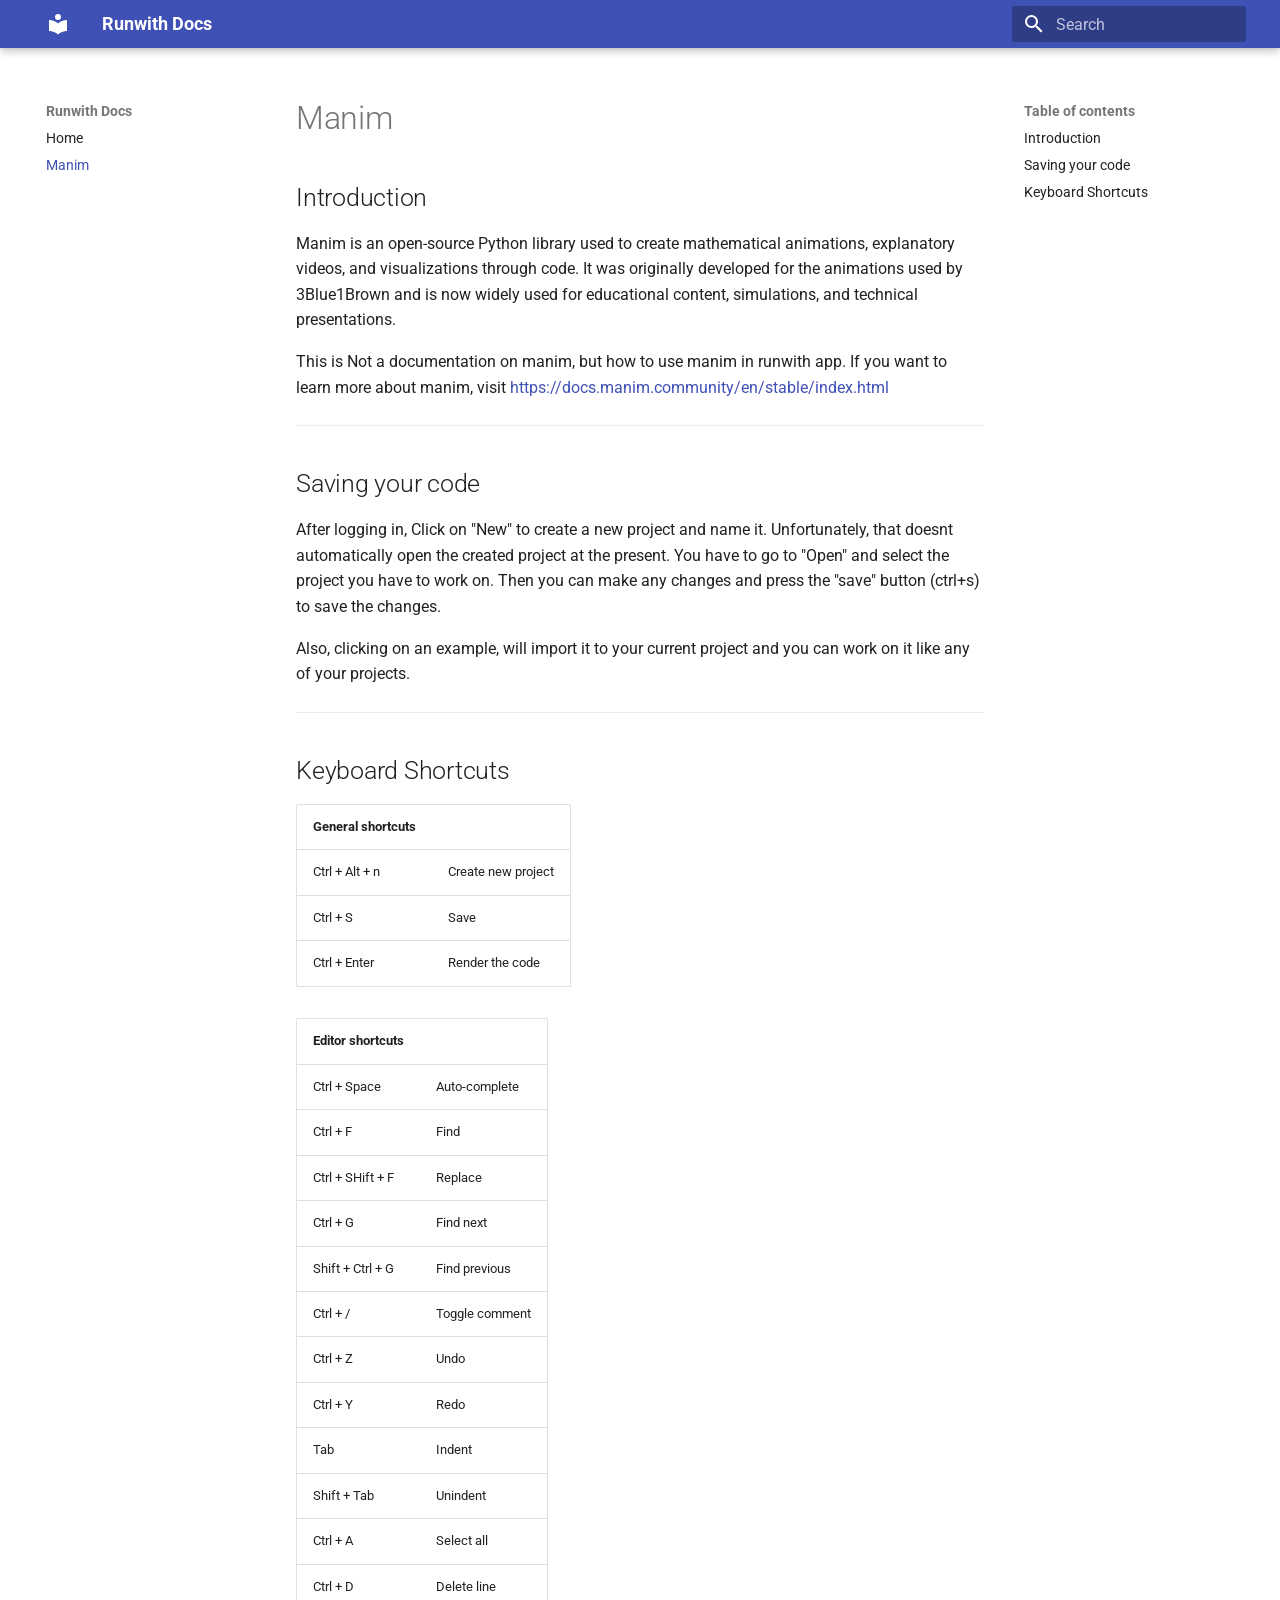
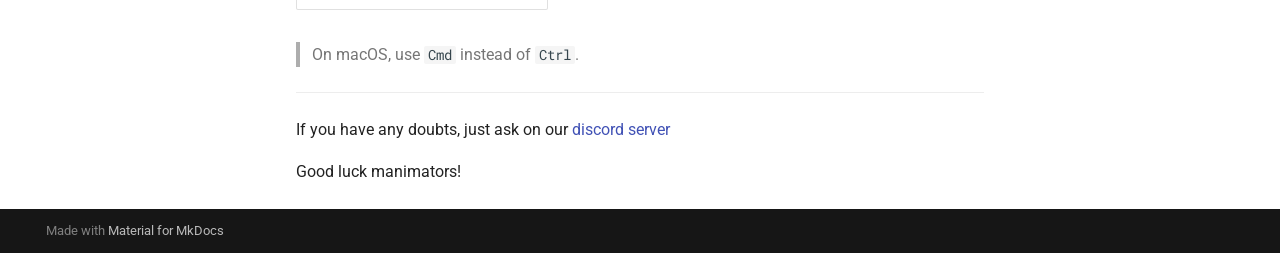
<file: site/manim/index.html>
<!doctype html>
<html lang="en" class="no-js">
  <head>
    
      <meta charset="utf-8">
      <meta name="viewport" content="width=device-width,initial-scale=1">
      
      
      
      
        <link rel="prev" href="..">
      
      
      
        
      
      
      <link rel="icon" href="../assets/images/favicon.png">
      <meta name="generator" content="mkdocs-1.6.1, mkdocs-material-9.7.6">
    
    
      
        <title>Manim - Runwith Docs</title>
      
    
    
      <link rel="stylesheet" href="../assets/stylesheets/main.484c7ddc.min.css">
      
      


    
    
      
    
    
      
        
        
        <link rel="preconnect" href="https://fonts.gstatic.com" crossorigin>
        <link rel="stylesheet" href="https://fonts.googleapis.com/css?family=Roboto:300,300i,400,400i,700,700i%7CRoboto+Mono:400,400i,700,700i&display=fallback">
        <style>:root{--md-text-font:"Roboto";--md-code-font:"Roboto Mono"}</style>
      
    
    
    <script>__md_scope=new URL("..",location),__md_hash=e=>[...e].reduce(((e,_)=>(e<<5)-e+_.charCodeAt(0)),0),__md_get=(e,_=localStorage,t=__md_scope)=>JSON.parse(_.getItem(t.pathname+"."+e)),__md_set=(e,_,t=localStorage,a=__md_scope)=>{try{t.setItem(a.pathname+"."+e,JSON.stringify(_))}catch(e){}}</script>
    
      

    
    
  </head>
  
  
    <body dir="ltr">
  
    
    <input class="md-toggle" data-md-toggle="drawer" type="checkbox" id="__drawer" autocomplete="off">
    <input class="md-toggle" data-md-toggle="search" type="checkbox" id="__search" autocomplete="off">
    <label class="md-overlay" for="__drawer"></label>
    <div data-md-component="skip">
      
        
        <a href="#introduction" class="md-skip">
          Skip to content
        </a>
      
    </div>
    <div data-md-component="announce">
      
    </div>
    
    
      

  

<header class="md-header md-header--shadow" data-md-component="header">
  <nav class="md-header__inner md-grid" aria-label="Header">
    <a href=".." title="Runwith Docs" class="md-header__button md-logo" aria-label="Runwith Docs" data-md-component="logo">
      
  
  <svg xmlns="http://www.w3.org/2000/svg" viewBox="0 0 24 24"><path d="M12 8a3 3 0 0 0 3-3 3 3 0 0 0-3-3 3 3 0 0 0-3 3 3 3 0 0 0 3 3m0 3.54C9.64 9.35 6.5 8 3 8v11c3.5 0 6.64 1.35 9 3.54 2.36-2.19 5.5-3.54 9-3.54V8c-3.5 0-6.64 1.35-9 3.54"/></svg>

    </a>
    <label class="md-header__button md-icon" for="__drawer">
      
      <svg xmlns="http://www.w3.org/2000/svg" viewBox="0 0 24 24"><path d="M3 6h18v2H3zm0 5h18v2H3zm0 5h18v2H3z"/></svg>
    </label>
    <div class="md-header__title" data-md-component="header-title">
      <div class="md-header__ellipsis">
        <div class="md-header__topic">
          <span class="md-ellipsis">
            Runwith Docs
          </span>
        </div>
        <div class="md-header__topic" data-md-component="header-topic">
          <span class="md-ellipsis">
            
              Manim
            
          </span>
        </div>
      </div>
    </div>
    
    
      <script>var palette=__md_get("__palette");if(palette&&palette.color){if("(prefers-color-scheme)"===palette.color.media){var media=matchMedia("(prefers-color-scheme: light)"),input=document.querySelector(media.matches?"[data-md-color-media='(prefers-color-scheme: light)']":"[data-md-color-media='(prefers-color-scheme: dark)']");palette.color.media=input.getAttribute("data-md-color-media"),palette.color.scheme=input.getAttribute("data-md-color-scheme"),palette.color.primary=input.getAttribute("data-md-color-primary"),palette.color.accent=input.getAttribute("data-md-color-accent")}for(var[key,value]of Object.entries(palette.color))document.body.setAttribute("data-md-color-"+key,value)}</script>
    
    
    
      
      
        <label class="md-header__button md-icon" for="__search">
          
          <svg xmlns="http://www.w3.org/2000/svg" viewBox="0 0 24 24"><path d="M9.5 3A6.5 6.5 0 0 1 16 9.5c0 1.61-.59 3.09-1.56 4.23l.27.27h.79l5 5-1.5 1.5-5-5v-.79l-.27-.27A6.52 6.52 0 0 1 9.5 16 6.5 6.5 0 0 1 3 9.5 6.5 6.5 0 0 1 9.5 3m0 2C7 5 5 7 5 9.5S7 14 9.5 14 14 12 14 9.5 12 5 9.5 5"/></svg>
        </label>
        <div class="md-search" data-md-component="search" role="dialog">
  <label class="md-search__overlay" for="__search"></label>
  <div class="md-search__inner" role="search">
    <form class="md-search__form" name="search">
      <input type="text" class="md-search__input" name="query" aria-label="Search" placeholder="Search" autocapitalize="off" autocorrect="off" autocomplete="off" spellcheck="false" data-md-component="search-query" required>
      <label class="md-search__icon md-icon" for="__search">
        
        <svg xmlns="http://www.w3.org/2000/svg" viewBox="0 0 24 24"><path d="M9.5 3A6.5 6.5 0 0 1 16 9.5c0 1.61-.59 3.09-1.56 4.23l.27.27h.79l5 5-1.5 1.5-5-5v-.79l-.27-.27A6.52 6.52 0 0 1 9.5 16 6.5 6.5 0 0 1 3 9.5 6.5 6.5 0 0 1 9.5 3m0 2C7 5 5 7 5 9.5S7 14 9.5 14 14 12 14 9.5 12 5 9.5 5"/></svg>
        
        <svg xmlns="http://www.w3.org/2000/svg" viewBox="0 0 24 24"><path d="M20 11v2H8l5.5 5.5-1.42 1.42L4.16 12l7.92-7.92L13.5 5.5 8 11z"/></svg>
      </label>
      <nav class="md-search__options" aria-label="Search">
        
        <button type="reset" class="md-search__icon md-icon" title="Clear" aria-label="Clear" tabindex="-1">
          
          <svg xmlns="http://www.w3.org/2000/svg" viewBox="0 0 24 24"><path d="M19 6.41 17.59 5 12 10.59 6.41 5 5 6.41 10.59 12 5 17.59 6.41 19 12 13.41 17.59 19 19 17.59 13.41 12z"/></svg>
        </button>
      </nav>
      
    </form>
    <div class="md-search__output">
      <div class="md-search__scrollwrap" tabindex="0" data-md-scrollfix>
        <div class="md-search-result" data-md-component="search-result">
          <div class="md-search-result__meta">
            Initializing search
          </div>
          <ol class="md-search-result__list" role="presentation"></ol>
        </div>
      </div>
    </div>
  </div>
</div>
      
    
    
  </nav>
  
</header>
    
    <div class="md-container" data-md-component="container">
      
      
        
          
        
      
      <main class="md-main" data-md-component="main">
        <div class="md-main__inner md-grid">
          
            
              
              <div class="md-sidebar md-sidebar--primary" data-md-component="sidebar" data-md-type="navigation" >
                <div class="md-sidebar__scrollwrap">
                  <div class="md-sidebar__inner">
                    



<nav class="md-nav md-nav--primary" aria-label="Navigation" data-md-level="0">
  <label class="md-nav__title" for="__drawer">
    <a href=".." title="Runwith Docs" class="md-nav__button md-logo" aria-label="Runwith Docs" data-md-component="logo">
      
  
  <svg xmlns="http://www.w3.org/2000/svg" viewBox="0 0 24 24"><path d="M12 8a3 3 0 0 0 3-3 3 3 0 0 0-3-3 3 3 0 0 0-3 3 3 3 0 0 0 3 3m0 3.54C9.64 9.35 6.5 8 3 8v11c3.5 0 6.64 1.35 9 3.54 2.36-2.19 5.5-3.54 9-3.54V8c-3.5 0-6.64 1.35-9 3.54"/></svg>

    </a>
    Runwith Docs
  </label>
  
  <ul class="md-nav__list" data-md-scrollfix>
    
      
      
  
  
  
  
    <li class="md-nav__item">
      <a href=".." class="md-nav__link">
        
  
  
  <span class="md-ellipsis">
    
  
    Home
  

    
  </span>
  
  

      </a>
    </li>
  

    
      
      
  
  
    
  
  
  
    <li class="md-nav__item md-nav__item--active">
      
      <input class="md-nav__toggle md-toggle" type="checkbox" id="__toc">
      
      
      
        <label class="md-nav__link md-nav__link--active" for="__toc">
          
  
  
  <span class="md-ellipsis">
    
  
    Manim
  

    
  </span>
  
  

          <span class="md-nav__icon md-icon"></span>
        </label>
      
      <a href="./" class="md-nav__link md-nav__link--active">
        
  
  
  <span class="md-ellipsis">
    
  
    Manim
  

    
  </span>
  
  

      </a>
      
        

<nav class="md-nav md-nav--secondary" aria-label="Table of contents">
  
  
  
  
    <label class="md-nav__title" for="__toc">
      <span class="md-nav__icon md-icon"></span>
      Table of contents
    </label>
    <ul class="md-nav__list" data-md-component="toc" data-md-scrollfix>
      
        <li class="md-nav__item">
  <a href="#introduction" class="md-nav__link">
    <span class="md-ellipsis">
      
        Introduction
      
    </span>
  </a>
  
</li>
      
        <li class="md-nav__item">
  <a href="#saving-your-code" class="md-nav__link">
    <span class="md-ellipsis">
      
        Saving your code
      
    </span>
  </a>
  
</li>
      
        <li class="md-nav__item">
  <a href="#keyboard-shortcuts" class="md-nav__link">
    <span class="md-ellipsis">
      
        Keyboard Shortcuts
      
    </span>
  </a>
  
</li>
      
    </ul>
  
</nav>
      
    </li>
  

    
  </ul>
</nav>
                  </div>
                </div>
              </div>
            
            
              
              <div class="md-sidebar md-sidebar--secondary" data-md-component="sidebar" data-md-type="toc" >
                <div class="md-sidebar__scrollwrap">
                  <div class="md-sidebar__inner">
                    

<nav class="md-nav md-nav--secondary" aria-label="Table of contents">
  
  
  
  
    <label class="md-nav__title" for="__toc">
      <span class="md-nav__icon md-icon"></span>
      Table of contents
    </label>
    <ul class="md-nav__list" data-md-component="toc" data-md-scrollfix>
      
        <li class="md-nav__item">
  <a href="#introduction" class="md-nav__link">
    <span class="md-ellipsis">
      
        Introduction
      
    </span>
  </a>
  
</li>
      
        <li class="md-nav__item">
  <a href="#saving-your-code" class="md-nav__link">
    <span class="md-ellipsis">
      
        Saving your code
      
    </span>
  </a>
  
</li>
      
        <li class="md-nav__item">
  <a href="#keyboard-shortcuts" class="md-nav__link">
    <span class="md-ellipsis">
      
        Keyboard Shortcuts
      
    </span>
  </a>
  
</li>
      
    </ul>
  
</nav>
                  </div>
                </div>
              </div>
            
          
          
            <div class="md-content" data-md-component="content">
              
              <article class="md-content__inner md-typeset">
                
                  



  <h1>Manim</h1>

<h2 id="introduction">Introduction</h2>
<p>Manim is an open-source Python library used to create mathematical animations, explanatory videos, and visualizations through code. It was originally developed for the animations used by 3Blue1Brown and is now widely used for educational content, simulations, and technical presentations.</p>
<p>This is Not a documentation on manim, but how to use manim in runwith app.
If you want to learn more about manim, visit <a href="https://docs.manim.community/en/stable/index.html">https://docs.manim.community/en/stable/index.html</a></p>
<hr />
<h2 id="saving-your-code">Saving your code</h2>
<p>After logging in, Click on "New" to create a new project and name it.
Unfortunately, that doesnt automatically open the created project at the present.
You have to go to "Open" and select the project you have to work on.
Then you can make any changes and press the "save" button (ctrl+s) to save the changes.</p>
<p>Also, clicking on an example, will import it to your current project and you can work on it like any of your projects.</p>
<hr />
<h2 id="keyboard-shortcuts">Keyboard Shortcuts</h2>
<table>
<thead>
<tr>
<th>General shortcuts</th>
<th></th>
</tr>
</thead>
<tbody>
<tr>
<td>Ctrl + Alt + n</td>
<td>Create new project</td>
</tr>
<tr>
<td>Ctrl + S</td>
<td>Save</td>
</tr>
<tr>
<td>Ctrl + Enter</td>
<td>Render the code</td>
</tr>
</tbody>
</table>
<table>
<thead>
<tr>
<th>Editor shortcuts</th>
<th></th>
</tr>
</thead>
<tbody>
<tr>
<td>Ctrl + Space</td>
<td>Auto-complete</td>
</tr>
<tr>
<td>Ctrl + F</td>
<td>Find</td>
</tr>
<tr>
<td>Ctrl + SHift + F</td>
<td>Replace</td>
</tr>
<tr>
<td>Ctrl + G</td>
<td>Find next</td>
</tr>
<tr>
<td>Shift + Ctrl + G</td>
<td>Find previous</td>
</tr>
<tr>
<td>Ctrl + /</td>
<td>Toggle comment</td>
</tr>
<tr>
<td>Ctrl + Z</td>
<td>Undo</td>
</tr>
<tr>
<td>Ctrl + Y</td>
<td>Redo</td>
</tr>
<tr>
<td>Tab</td>
<td>Indent</td>
</tr>
<tr>
<td>Shift + Tab</td>
<td>Unindent</td>
</tr>
<tr>
<td>Ctrl + A</td>
<td>Select all</td>
</tr>
<tr>
<td>Ctrl + D</td>
<td>Delete line</td>
</tr>
</tbody>
</table>
<!-- | Alt + Up | Move line up | -->
<!-- | Alt + Down | Move line down | -->

<blockquote>
<p>On macOS, use <code>Cmd</code> instead of <code>Ctrl</code>.</p>
</blockquote>
<hr />
<p>If you have any doubts, just ask on our <a href="https://discord.gg/cCJauXrv9Z">discord server</a></p>
<p>Good luck manimators!</p>












                
              </article>
            </div>
          
          
<script>var target=document.getElementById(location.hash.slice(1));target&&target.name&&(target.checked=target.name.startsWith("__tabbed_"))</script>
        </div>
        
      </main>
      
        <footer class="md-footer">
  
  <div class="md-footer-meta md-typeset">
    <div class="md-footer-meta__inner md-grid">
      <div class="md-copyright">
  
  
    Made with
    <a href="https://squidfunk.github.io/mkdocs-material/" target="_blank" rel="noopener">
      Material for MkDocs
    </a>
  
</div>
      
    </div>
  </div>
</footer>
      
    </div>
    <div class="md-dialog" data-md-component="dialog">
      <div class="md-dialog__inner md-typeset"></div>
    </div>
    
    
    
      
      
      <script id="__config" type="application/json">{"annotate": null, "base": "..", "features": [], "search": "../assets/javascripts/workers/search.2c215733.min.js", "tags": null, "translations": {"clipboard.copied": "Copied to clipboard", "clipboard.copy": "Copy to clipboard", "search.result.more.one": "1 more on this page", "search.result.more.other": "# more on this page", "search.result.none": "No matching documents", "search.result.one": "1 matching document", "search.result.other": "# matching documents", "search.result.placeholder": "Type to start searching", "search.result.term.missing": "Missing", "select.version": "Select version"}, "version": null}</script>
    
    
      <script src="../assets/javascripts/bundle.79ae519e.min.js"></script>
      
    
  </body>
</html>
</file>
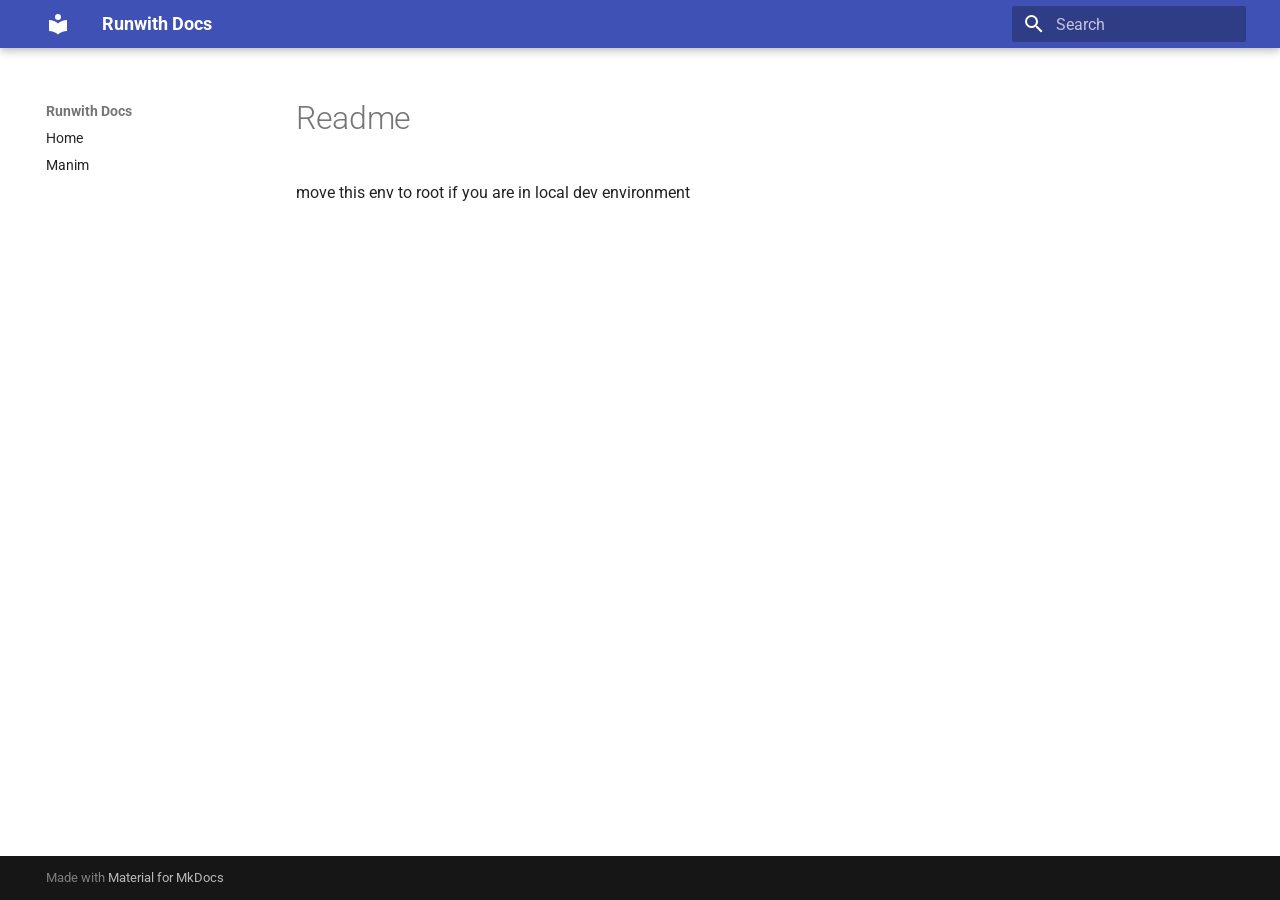
<file: site/readme/index.html>
<!doctype html>
<html lang="en" class="no-js">
  <head>
    
      <meta charset="utf-8">
      <meta name="viewport" content="width=device-width,initial-scale=1">
      
      
      
      
      
      
        
      
      
      <link rel="icon" href="../assets/images/favicon.png">
      <meta name="generator" content="mkdocs-1.6.1, mkdocs-material-9.7.6">
    
    
      
        <title>Readme - Runwith Docs</title>
      
    
    
      <link rel="stylesheet" href="../assets/stylesheets/main.484c7ddc.min.css">
      
      


    
    
      
    
    
      
        
        
        <link rel="preconnect" href="https://fonts.gstatic.com" crossorigin>
        <link rel="stylesheet" href="https://fonts.googleapis.com/css?family=Roboto:300,300i,400,400i,700,700i%7CRoboto+Mono:400,400i,700,700i&display=fallback">
        <style>:root{--md-text-font:"Roboto";--md-code-font:"Roboto Mono"}</style>
      
    
    
    <script>__md_scope=new URL("..",location),__md_hash=e=>[...e].reduce(((e,_)=>(e<<5)-e+_.charCodeAt(0)),0),__md_get=(e,_=localStorage,t=__md_scope)=>JSON.parse(_.getItem(t.pathname+"."+e)),__md_set=(e,_,t=localStorage,a=__md_scope)=>{try{t.setItem(a.pathname+"."+e,JSON.stringify(_))}catch(e){}}</script>
    
      

    
    
  </head>
  
  
    <body dir="ltr">
  
    
    <input class="md-toggle" data-md-toggle="drawer" type="checkbox" id="__drawer" autocomplete="off">
    <input class="md-toggle" data-md-toggle="search" type="checkbox" id="__search" autocomplete="off">
    <label class="md-overlay" for="__drawer"></label>
    <div data-md-component="skip">
      
    </div>
    <div data-md-component="announce">
      
    </div>
    
    
      

  

<header class="md-header md-header--shadow" data-md-component="header">
  <nav class="md-header__inner md-grid" aria-label="Header">
    <a href=".." title="Runwith Docs" class="md-header__button md-logo" aria-label="Runwith Docs" data-md-component="logo">
      
  
  <svg xmlns="http://www.w3.org/2000/svg" viewBox="0 0 24 24"><path d="M12 8a3 3 0 0 0 3-3 3 3 0 0 0-3-3 3 3 0 0 0-3 3 3 3 0 0 0 3 3m0 3.54C9.64 9.35 6.5 8 3 8v11c3.5 0 6.64 1.35 9 3.54 2.36-2.19 5.5-3.54 9-3.54V8c-3.5 0-6.64 1.35-9 3.54"/></svg>

    </a>
    <label class="md-header__button md-icon" for="__drawer">
      
      <svg xmlns="http://www.w3.org/2000/svg" viewBox="0 0 24 24"><path d="M3 6h18v2H3zm0 5h18v2H3zm0 5h18v2H3z"/></svg>
    </label>
    <div class="md-header__title" data-md-component="header-title">
      <div class="md-header__ellipsis">
        <div class="md-header__topic">
          <span class="md-ellipsis">
            Runwith Docs
          </span>
        </div>
        <div class="md-header__topic" data-md-component="header-topic">
          <span class="md-ellipsis">
            
              Readme
            
          </span>
        </div>
      </div>
    </div>
    
    
      <script>var palette=__md_get("__palette");if(palette&&palette.color){if("(prefers-color-scheme)"===palette.color.media){var media=matchMedia("(prefers-color-scheme: light)"),input=document.querySelector(media.matches?"[data-md-color-media='(prefers-color-scheme: light)']":"[data-md-color-media='(prefers-color-scheme: dark)']");palette.color.media=input.getAttribute("data-md-color-media"),palette.color.scheme=input.getAttribute("data-md-color-scheme"),palette.color.primary=input.getAttribute("data-md-color-primary"),palette.color.accent=input.getAttribute("data-md-color-accent")}for(var[key,value]of Object.entries(palette.color))document.body.setAttribute("data-md-color-"+key,value)}</script>
    
    
    
      
      
        <label class="md-header__button md-icon" for="__search">
          
          <svg xmlns="http://www.w3.org/2000/svg" viewBox="0 0 24 24"><path d="M9.5 3A6.5 6.5 0 0 1 16 9.5c0 1.61-.59 3.09-1.56 4.23l.27.27h.79l5 5-1.5 1.5-5-5v-.79l-.27-.27A6.52 6.52 0 0 1 9.5 16 6.5 6.5 0 0 1 3 9.5 6.5 6.5 0 0 1 9.5 3m0 2C7 5 5 7 5 9.5S7 14 9.5 14 14 12 14 9.5 12 5 9.5 5"/></svg>
        </label>
        <div class="md-search" data-md-component="search" role="dialog">
  <label class="md-search__overlay" for="__search"></label>
  <div class="md-search__inner" role="search">
    <form class="md-search__form" name="search">
      <input type="text" class="md-search__input" name="query" aria-label="Search" placeholder="Search" autocapitalize="off" autocorrect="off" autocomplete="off" spellcheck="false" data-md-component="search-query" required>
      <label class="md-search__icon md-icon" for="__search">
        
        <svg xmlns="http://www.w3.org/2000/svg" viewBox="0 0 24 24"><path d="M9.5 3A6.5 6.5 0 0 1 16 9.5c0 1.61-.59 3.09-1.56 4.23l.27.27h.79l5 5-1.5 1.5-5-5v-.79l-.27-.27A6.52 6.52 0 0 1 9.5 16 6.5 6.5 0 0 1 3 9.5 6.5 6.5 0 0 1 9.5 3m0 2C7 5 5 7 5 9.5S7 14 9.5 14 14 12 14 9.5 12 5 9.5 5"/></svg>
        
        <svg xmlns="http://www.w3.org/2000/svg" viewBox="0 0 24 24"><path d="M20 11v2H8l5.5 5.5-1.42 1.42L4.16 12l7.92-7.92L13.5 5.5 8 11z"/></svg>
      </label>
      <nav class="md-search__options" aria-label="Search">
        
        <button type="reset" class="md-search__icon md-icon" title="Clear" aria-label="Clear" tabindex="-1">
          
          <svg xmlns="http://www.w3.org/2000/svg" viewBox="0 0 24 24"><path d="M19 6.41 17.59 5 12 10.59 6.41 5 5 6.41 10.59 12 5 17.59 6.41 19 12 13.41 17.59 19 19 17.59 13.41 12z"/></svg>
        </button>
      </nav>
      
    </form>
    <div class="md-search__output">
      <div class="md-search__scrollwrap" tabindex="0" data-md-scrollfix>
        <div class="md-search-result" data-md-component="search-result">
          <div class="md-search-result__meta">
            Initializing search
          </div>
          <ol class="md-search-result__list" role="presentation"></ol>
        </div>
      </div>
    </div>
  </div>
</div>
      
    
    
  </nav>
  
</header>
    
    <div class="md-container" data-md-component="container">
      
      
        
          
        
      
      <main class="md-main" data-md-component="main">
        <div class="md-main__inner md-grid">
          
            
              
              <div class="md-sidebar md-sidebar--primary" data-md-component="sidebar" data-md-type="navigation" >
                <div class="md-sidebar__scrollwrap">
                  <div class="md-sidebar__inner">
                    



<nav class="md-nav md-nav--primary" aria-label="Navigation" data-md-level="0">
  <label class="md-nav__title" for="__drawer">
    <a href=".." title="Runwith Docs" class="md-nav__button md-logo" aria-label="Runwith Docs" data-md-component="logo">
      
  
  <svg xmlns="http://www.w3.org/2000/svg" viewBox="0 0 24 24"><path d="M12 8a3 3 0 0 0 3-3 3 3 0 0 0-3-3 3 3 0 0 0-3 3 3 3 0 0 0 3 3m0 3.54C9.64 9.35 6.5 8 3 8v11c3.5 0 6.64 1.35 9 3.54 2.36-2.19 5.5-3.54 9-3.54V8c-3.5 0-6.64 1.35-9 3.54"/></svg>

    </a>
    Runwith Docs
  </label>
  
  <ul class="md-nav__list" data-md-scrollfix>
    
      
      
  
  
  
  
    <li class="md-nav__item">
      <a href=".." class="md-nav__link">
        
  
  
  <span class="md-ellipsis">
    
  
    Home
  

    
  </span>
  
  

      </a>
    </li>
  

    
      
      
  
  
  
  
    <li class="md-nav__item">
      <a href="../manim/" class="md-nav__link">
        
  
  
  <span class="md-ellipsis">
    
  
    Manim
  

    
  </span>
  
  

      </a>
    </li>
  

    
  </ul>
</nav>
                  </div>
                </div>
              </div>
            
            
              
              <div class="md-sidebar md-sidebar--secondary" data-md-component="sidebar" data-md-type="toc" >
                <div class="md-sidebar__scrollwrap">
                  <div class="md-sidebar__inner">
                    

<nav class="md-nav md-nav--secondary" aria-label="Table of contents">
  
  
  
  
</nav>
                  </div>
                </div>
              </div>
            
          
          
            <div class="md-content" data-md-component="content">
              
              <article class="md-content__inner md-typeset">
                
                  



  <h1>Readme</h1>

<p>move this env to root if you are in local dev environment</p>












                
              </article>
            </div>
          
          
<script>var target=document.getElementById(location.hash.slice(1));target&&target.name&&(target.checked=target.name.startsWith("__tabbed_"))</script>
        </div>
        
      </main>
      
        <footer class="md-footer">
  
  <div class="md-footer-meta md-typeset">
    <div class="md-footer-meta__inner md-grid">
      <div class="md-copyright">
  
  
    Made with
    <a href="https://squidfunk.github.io/mkdocs-material/" target="_blank" rel="noopener">
      Material for MkDocs
    </a>
  
</div>
      
    </div>
  </div>
</footer>
      
    </div>
    <div class="md-dialog" data-md-component="dialog">
      <div class="md-dialog__inner md-typeset"></div>
    </div>
    
    
    
      
      
      <script id="__config" type="application/json">{"annotate": null, "base": "..", "features": [], "search": "../assets/javascripts/workers/search.2c215733.min.js", "tags": null, "translations": {"clipboard.copied": "Copied to clipboard", "clipboard.copy": "Copy to clipboard", "search.result.more.one": "1 more on this page", "search.result.more.other": "# more on this page", "search.result.none": "No matching documents", "search.result.one": "1 matching document", "search.result.other": "# matching documents", "search.result.placeholder": "Type to start searching", "search.result.term.missing": "Missing", "select.version": "Select version"}, "version": null}</script>
    
    
      <script src="../assets/javascripts/bundle.79ae519e.min.js"></script>
      
    
  </body>
</html>
</file>
<file: site/assets/stylesheets/main.484c7ddc.min.css>
@charset "UTF-8";html{-webkit-text-size-adjust:none;-moz-text-size-adjust:none;text-size-adjust:none;box-sizing:border-box}*,:after,:before{box-sizing:inherit}@media (prefers-reduced-motion){*,:after,:before{transition:none!important}}body{margin:0}a,button,input,label{-webkit-tap-highlight-color:transparent}a{color:inherit;text-decoration:none}hr{border:0;box-sizing:initial;display:block;height:.05rem;overflow:visible;padding:0}small{font-size:80%}sub,sup{line-height:1em}img{border-style:none}table{border-collapse:initial;border-spacing:0}td,th{font-weight:400;vertical-align:top}button{background:#0000;border:0;font-family:inherit;font-size:inherit;margin:0;padding:0}input{border:0;outline:none}:root{--md-primary-fg-color:#4051b5;--md-primary-fg-color--light:#5d6cc0;--md-primary-fg-color--dark:#303fa1;--md-primary-bg-color:#fff;--md-primary-bg-color--light:#ffffffb3;--md-accent-fg-color:#526cfe;--md-accent-fg-color--transparent:#526cfe1a;--md-accent-bg-color:#fff;--md-accent-bg-color--light:#ffffffb3}[data-md-color-scheme=default]{color-scheme:light}[data-md-color-scheme=default] img[src$="#gh-dark-mode-only"],[data-md-color-scheme=default] img[src$="#only-dark"]{display:none}:root,[data-md-color-scheme=default]{--md-hue:225deg;--md-default-fg-color:#000000de;--md-default-fg-color--light:#0000008a;--md-default-fg-color--lighter:#00000052;--md-default-fg-color--lightest:#00000012;--md-default-bg-color:#fff;--md-default-bg-color--light:#ffffffb3;--md-default-bg-color--lighter:#ffffff4d;--md-default-bg-color--lightest:#ffffff1f;--md-code-fg-color:#36464e;--md-code-bg-color:#f5f5f5;--md-code-bg-color--light:#f5f5f5b3;--md-code-bg-color--lighter:#f5f5f54d;--md-code-hl-color:#4287ff;--md-code-hl-color--light:#4287ff1a;--md-code-hl-number-color:#d52a2a;--md-code-hl-special-color:#db1457;--md-code-hl-function-color:#a846b9;--md-code-hl-constant-color:#6e59d9;--md-code-hl-keyword-color:#3f6ec6;--md-code-hl-string-color:#1c7d4d;--md-code-hl-name-color:var(--md-code-fg-color);--md-code-hl-operator-color:var(--md-default-fg-color--light);--md-code-hl-punctuation-color:var(--md-default-fg-color--light);--md-code-hl-comment-color:var(--md-default-fg-color--light);--md-code-hl-generic-color:var(--md-default-fg-color--light);--md-code-hl-variable-color:var(--md-default-fg-color--light);--md-typeset-color:var(--md-default-fg-color);--md-typeset-a-color:var(--md-primary-fg-color);--md-typeset-del-color:#f5503d26;--md-typeset-ins-color:#0bd57026;--md-typeset-kbd-color:#fafafa;--md-typeset-kbd-accent-color:#fff;--md-typeset-kbd-border-color:#b8b8b8;--md-typeset-mark-color:#ffff0080;--md-typeset-table-color:#0000001f;--md-typeset-table-color--light:rgba(0,0,0,.035);--md-admonition-fg-color:var(--md-default-fg-color);--md-admonition-bg-color:var(--md-default-bg-color);--md-warning-fg-color:#000000de;--md-warning-bg-color:#ff9;--md-footer-fg-color:#fff;--md-footer-fg-color--light:#ffffffb3;--md-footer-fg-color--lighter:#ffffff73;--md-footer-bg-color:#000000de;--md-footer-bg-color--dark:#00000052;--md-shadow-z1:0 0.2rem 0.5rem #0000000d,0 0 0.05rem #0000001a;--md-shadow-z2:0 0.2rem 0.5rem #0000001a,0 0 0.05rem #00000040;--md-shadow-z3:0 0.2rem 0.5rem #0003,0 0 0.05rem #00000059}.md-icon svg{fill:currentcolor;display:block;height:1.2rem;width:1.2rem}body{-webkit-font-smoothing:antialiased;-moz-osx-font-smoothing:grayscale;--md-text-font-family:var(--md-text-font,_),-apple-system,BlinkMacSystemFont,Helvetica,Arial,sans-serif;--md-code-font-family:var(--md-code-font,_),SFMono-Regular,Consolas,Menlo,monospace}aside,body,input{font-feature-settings:"kern","liga";color:var(--md-typeset-color);font-family:var(--md-text-font-family)}code,kbd,pre{font-feature-settings:"kern";font-family:var(--md-code-font-family)}:root{--md-typeset-table-sort-icon:url('data:image/svg+xml;charset=utf-8,<svg xmlns="http://www.w3.org/2000/svg" viewBox="0 0 24 24"><path d="m18 21-4-4h3V7h-3l4-4 4 4h-3v10h3M2 19v-2h10v2M2 13v-2h7v2M2 7V5h4v2z"/></svg>');--md-typeset-table-sort-icon--asc:url('data:image/svg+xml;charset=utf-8,<svg xmlns="http://www.w3.org/2000/svg" viewBox="0 0 24 24"><path d="M19 17h3l-4 4-4-4h3V3h2M2 17h10v2H2M6 5v2H2V5m0 6h7v2H2z"/></svg>');--md-typeset-table-sort-icon--desc:url('data:image/svg+xml;charset=utf-8,<svg xmlns="http://www.w3.org/2000/svg" viewBox="0 0 24 24"><path d="M19 7h3l-4-4-4 4h3v14h2M2 17h10v2H2M6 5v2H2V5m0 6h7v2H2z"/></svg>')}.md-typeset{-webkit-print-color-adjust:exact;color-adjust:exact;font-size:.8rem;line-height:1.6;overflow-wrap:break-word}@media print{.md-typeset{font-size:.68rem}}.md-typeset blockquote,.md-typeset dl,.md-typeset figure,.md-typeset ol,.md-typeset pre,.md-typeset ul{margin-bottom:1em;margin-top:1em}.md-typeset h1{color:var(--md-default-fg-color--light);font-size:2em;line-height:1.3;margin:0 0 1.25em}.md-typeset h1,.md-typeset h2{font-weight:300;letter-spacing:-.01em}.md-typeset h2{font-size:1.5625em;line-height:1.4;margin:1.6em 0 .64em}.md-typeset h3{font-size:1.25em;font-weight:400;letter-spacing:-.01em;line-height:1.5;margin:1.6em 0 .8em}.md-typeset h2+h3{margin-top:.8em}.md-typeset h4{font-weight:700;letter-spacing:-.01em;margin:1em 0}.md-typeset h5,.md-typeset h6{color:var(--md-default-fg-color--light);font-size:.8em;font-weight:700;letter-spacing:-.01em;margin:1.25em 0}.md-typeset h5{text-transform:uppercase}.md-typeset h5 code{text-transform:none}.md-typeset hr{border-bottom:.05rem solid var(--md-default-fg-color--lightest);display:flow-root;margin:1.5em 0}.md-typeset a{color:var(--md-typeset-a-color);word-break:break-word}.md-typeset a,.md-typeset a:before{transition:color 125ms}.md-typeset a:focus,.md-typeset a:hover{color:var(--md-accent-fg-color)}.md-typeset a:focus code,.md-typeset a:hover code{background-color:var(--md-accent-fg-color--transparent);color:var(--md-accent-fg-color)}.md-typeset a code{color:var(--md-typeset-a-color)}.md-typeset a.focus-visible{outline-color:var(--md-accent-fg-color);outline-offset:.2rem}.md-typeset code,.md-typeset kbd,.md-typeset pre{color:var(--md-code-fg-color);direction:ltr;font-variant-ligatures:none;transition:background-color 125ms}@media print{.md-typeset code,.md-typeset kbd,.md-typeset pre{white-space:pre-wrap}}.md-typeset code{background-color:var(--md-code-bg-color);border-radius:.1rem;-webkit-box-decoration-break:clone;box-decoration-break:clone;font-size:.85em;padding:0 .2941176471em;transition:color 125ms,background-color 125ms;word-break:break-word}.md-typeset code:not(.focus-visible){-webkit-tap-highlight-color:transparent;outline:none}.md-typeset pre{display:flow-root;line-height:1.4;position:relative}.md-typeset pre>code{-webkit-box-decoration-break:slice;box-decoration-break:slice;box-shadow:none;display:block;margin:0;outline-color:var(--md-accent-fg-color);overflow:auto;padding:.7720588235em 1.1764705882em;scrollbar-color:var(--md-default-fg-color--lighter) #0000;scrollbar-width:thin;touch-action:auto;word-break:normal}.md-typeset pre>code:hover{scrollbar-color:var(--md-accent-fg-color) #0000}.md-typeset pre>code::-webkit-scrollbar{height:.2rem;width:.2rem}.md-typeset pre>code::-webkit-scrollbar-thumb{background-color:var(--md-default-fg-color--lighter)}.md-typeset pre>code::-webkit-scrollbar-thumb:hover{background-color:var(--md-accent-fg-color)}.md-typeset kbd{background-color:var(--md-typeset-kbd-color);border-radius:.1rem;box-shadow:0 .1rem 0 .05rem var(--md-typeset-kbd-border-color),0 .1rem 0 var(--md-typeset-kbd-border-color),0 -.1rem .2rem var(--md-typeset-kbd-accent-color) inset;color:var(--md-default-fg-color);display:inline-block;font-size:.75em;padding:0 .6666666667em;vertical-align:text-top;word-break:break-word}.md-typeset mark{background-color:var(--md-typeset-mark-color);-webkit-box-decoration-break:clone;box-decoration-break:clone;color:inherit;word-break:break-word}.md-typeset abbr{cursor:help;text-decoration:none}.md-typeset [data-preview],.md-typeset abbr{border-bottom:.05rem dotted var(--md-default-fg-color--light)}.md-typeset small{opacity:.75}[dir=ltr] .md-typeset sub,[dir=ltr] .md-typeset sup{margin-left:.078125em}[dir=rtl] .md-typeset sub,[dir=rtl] .md-typeset sup{margin-right:.078125em}[dir=ltr] .md-typeset blockquote{padding-left:.6rem}[dir=rtl] .md-typeset blockquote{padding-right:.6rem}[dir=ltr] .md-typeset blockquote{border-left:.2rem solid var(--md-default-fg-color--lighter)}[dir=rtl] .md-typeset blockquote{border-right:.2rem solid var(--md-default-fg-color--lighter)}.md-typeset blockquote{color:var(--md-default-fg-color--light);margin-left:0;margin-right:0}.md-typeset ul{list-style-type:disc}.md-typeset ul[type]{list-style-type:revert-layer}[dir=ltr] .md-typeset ol,[dir=ltr] .md-typeset ul{margin-left:.625em}[dir=rtl] .md-typeset ol,[dir=rtl] .md-typeset ul{margin-right:.625em}.md-typeset ol,.md-typeset ul{padding:0}.md-typeset ol:not([hidden]),.md-typeset ul:not([hidden]){display:flow-root}.md-typeset ol ol,.md-typeset ul ol{list-style-type:lower-alpha}.md-typeset ol ol ol,.md-typeset ul ol ol{list-style-type:lower-roman}.md-typeset ol ol ol ol,.md-typeset ul ol ol ol{list-style-type:upper-alpha}.md-typeset ol ol ol ol ol,.md-typeset ul ol ol ol ol{list-style-type:upper-roman}.md-typeset ol[type],.md-typeset ul[type]{list-style-type:revert-layer}[dir=ltr] .md-typeset ol li,[dir=ltr] .md-typeset ul li{margin-left:1.25em}[dir=rtl] .md-typeset ol li,[dir=rtl] .md-typeset ul li{margin-right:1.25em}.md-typeset ol li,.md-typeset ul li{margin-bottom:.5em}.md-typeset ol li blockquote,.md-typeset ol li p,.md-typeset ul li blockquote,.md-typeset ul li p{margin:.5em 0}.md-typeset ol li:last-child,.md-typeset ul li:last-child{margin-bottom:0}[dir=ltr] .md-typeset ol li ol,[dir=ltr] .md-typeset ol li ul,[dir=ltr] .md-typeset ul li ol,[dir=ltr] .md-typeset ul li ul{margin-left:.625em}[dir=rtl] .md-typeset ol li ol,[dir=rtl] .md-typeset ol li ul,[dir=rtl] .md-typeset ul li ol,[dir=rtl] .md-typeset ul li ul{margin-right:.625em}.md-typeset ol li ol,.md-typeset ol li ul,.md-typeset ul li ol,.md-typeset ul li ul{margin-bottom:.5em;margin-top:.5em}[dir=ltr] .md-typeset dd{margin-left:1.875em}[dir=rtl] .md-typeset dd{margin-right:1.875em}.md-typeset dd{margin-bottom:1.5em;margin-top:1em}.md-typeset img,.md-typeset svg,.md-typeset video{height:auto;max-width:100%}.md-typeset img[align=left]{margin:1em 1em 1em 0}.md-typeset img[align=right]{margin:1em 0 1em 1em}.md-typeset img[align]:only-child{margin-top:0}.md-typeset figure{display:flow-root;margin:1em auto;max-width:100%;text-align:center;width:fit-content}.md-typeset figure img{display:block;margin:0 auto}.md-typeset figcaption{font-style:italic;margin:1em auto;max-width:24rem}.md-typeset iframe{max-width:100%}.md-typeset table:not([class]){background-color:var(--md-default-bg-color);border:.05rem solid var(--md-typeset-table-color);border-radius:.1rem;display:inline-block;font-size:.64rem;max-width:100%;overflow:auto;touch-action:auto}@media print{.md-typeset table:not([class]){display:table}}.md-typeset table:not([class])+*{margin-top:1.5em}.md-typeset table:not([class]) td>:first-child,.md-typeset table:not([class]) th>:first-child{margin-top:0}.md-typeset table:not([class]) td>:last-child,.md-typeset table:not([class]) th>:last-child{margin-bottom:0}.md-typeset table:not([class]) td:not([align]),.md-typeset table:not([class]) th:not([align]){text-align:left}[dir=rtl] .md-typeset table:not([class]) td:not([align]),[dir=rtl] .md-typeset table:not([class]) th:not([align]){text-align:right}.md-typeset table:not([class]) th{font-weight:700;min-width:5rem;padding:.9375em 1.25em;vertical-align:top}.md-typeset table:not([class]) td{border-top:.05rem solid var(--md-typeset-table-color);padding:.9375em 1.25em;vertical-align:top}.md-typeset table:not([class]) tbody tr{transition:background-color 125ms}.md-typeset table:not([class]) tbody tr:hover{background-color:var(--md-typeset-table-color--light);box-shadow:0 .05rem 0 var(--md-default-bg-color) inset}.md-typeset table:not([class]) a{word-break:normal}.md-typeset table th[role=columnheader]{cursor:pointer}[dir=ltr] .md-typeset table th[role=columnheader]:after{margin-left:.5em}[dir=rtl] .md-typeset table th[role=columnheader]:after{margin-right:.5em}.md-typeset table th[role=columnheader]:after{content:"";display:inline-block;height:1.2em;-webkit-mask-image:var(--md-typeset-table-sort-icon);mask-image:var(--md-typeset-table-sort-icon);-webkit-mask-repeat:no-repeat;mask-repeat:no-repeat;-webkit-mask-size:contain;mask-size:contain;transition:background-color 125ms;vertical-align:text-bottom;width:1.2em}.md-typeset table th[role=columnheader]:hover:after{background-color:var(--md-default-fg-color--lighter)}.md-typeset table th[role=columnheader][aria-sort=ascending]:after{background-color:var(--md-default-fg-color--light);-webkit-mask-image:var(--md-typeset-table-sort-icon--asc);mask-image:var(--md-typeset-table-sort-icon--asc)}.md-typeset table th[role=columnheader][aria-sort=descending]:after{background-color:var(--md-default-fg-color--light);-webkit-mask-image:var(--md-typeset-table-sort-icon--desc);mask-image:var(--md-typeset-table-sort-icon--desc)}.md-typeset__scrollwrap{margin:1em -.8rem;overflow-x:auto;touch-action:auto}.md-typeset__table{display:inline-block;margin-bottom:.5em;padding:0 .8rem}@media print{.md-typeset__table{display:block}}html .md-typeset__table table{display:table;margin:0;overflow:hidden;width:100%}@media screen and (max-width:44.984375em){.md-content__inner>pre{margin:1em -.8rem}.md-content__inner>pre code{border-radius:0}}.md-typeset .md-author{border-radius:100%;display:block;flex-shrink:0;height:1.6rem;overflow:hidden;position:relative;transition:color 125ms,transform 125ms;width:1.6rem}.md-typeset .md-author img{display:block}.md-typeset .md-author--more{background:var(--md-default-fg-color--lightest);color:var(--md-default-fg-color--lighter);font-size:.6rem;font-weight:700;line-height:1.6rem;text-align:center}.md-typeset .md-author--long{height:2.4rem;width:2.4rem}.md-typeset a.md-author{transform:scale(1)}.md-typeset a.md-author img{border-radius:100%;filter:grayscale(100%) opacity(75%);transition:filter 125ms}.md-typeset a.md-author:focus,.md-typeset a.md-author:hover{transform:scale(1.1);z-index:1}.md-typeset a.md-author:focus img,.md-typeset a.md-author:hover img{filter:grayscale(0)}.md-banner{background-color:var(--md-footer-bg-color);color:var(--md-footer-fg-color);overflow:auto}@media print{.md-banner{display:none}}.md-banner--warning{background-color:var(--md-warning-bg-color);color:var(--md-warning-fg-color)}.md-banner__inner{font-size:.7rem;margin:.6rem auto;padding:0 .8rem}[dir=ltr] .md-banner__button{float:right}[dir=rtl] .md-banner__button{float:left}.md-banner__button{color:inherit;cursor:pointer;transition:opacity .25s}.no-js .md-banner__button{display:none}.md-banner__button:hover{opacity:.7}html{font-size:125%;height:100%;overflow-x:hidden}@media screen and (min-width:100em){html{font-size:137.5%}}@media screen and (min-width:125em){html{font-size:150%}}body{background-color:var(--md-default-bg-color);display:flex;flex-direction:column;font-size:.5rem;min-height:100%;position:relative;width:100%}@media print{body{display:block}}@media screen and (max-width:59.984375em){body[data-md-scrolllock]{position:fixed}}.md-grid{margin-left:auto;margin-right:auto;max-width:61rem}.md-container{display:flex;flex-direction:column;flex-grow:1}@media print{.md-container{display:block}}.md-main{flex-grow:1}.md-main__inner{display:flex;height:100%;margin-top:1.5rem}.md-ellipsis{overflow:hidden;text-overflow:ellipsis}.md-toggle{display:none}.md-option{height:0;opacity:0;position:absolute;width:0}.md-option:checked+label:not([hidden]){display:block}.md-option.focus-visible+label{outline-color:var(--md-accent-fg-color);outline-style:auto}.md-skip{background-color:var(--md-default-fg-color);border-radius:.1rem;color:var(--md-default-bg-color);font-size:.64rem;margin:.5rem;opacity:0;outline-color:var(--md-accent-fg-color);padding:.3rem .5rem;position:fixed;transform:translateY(.4rem);z-index:-1}.md-skip:focus{opacity:1;transform:translateY(0);transition:transform .25s cubic-bezier(.4,0,.2,1),opacity 175ms 75ms;z-index:10}@page{margin:25mm}:root{--md-clipboard-icon:url('data:image/svg+xml;charset=utf-8,<svg xmlns="http://www.w3.org/2000/svg" viewBox="0 0 24 24"><path d="M19 21H8V7h11m0-2H8a2 2 0 0 0-2 2v14a2 2 0 0 0 2 2h11a2 2 0 0 0 2-2V7a2 2 0 0 0-2-2m-3-4H4a2 2 0 0 0-2 2v14h2V3h12z"/></svg>')}.md-clipboard{border-radius:.1rem;color:var(--md-default-fg-color--lightest);cursor:pointer;height:1.5em;outline-color:var(--md-accent-fg-color);outline-offset:.1rem;transition:color .25s;width:1.5em;z-index:1}@media print{.md-clipboard{display:none}}.md-clipboard:not(.focus-visible){-webkit-tap-highlight-color:transparent;outline:none}:hover>.md-clipboard{color:var(--md-default-fg-color--light)}.md-clipboard:focus,.md-clipboard:hover{color:var(--md-accent-fg-color)}.md-clipboard:after{background-color:currentcolor;content:"";display:block;height:1.125em;margin:0 auto;-webkit-mask-image:var(--md-clipboard-icon);mask-image:var(--md-clipboard-icon);-webkit-mask-position:center;mask-position:center;-webkit-mask-repeat:no-repeat;mask-repeat:no-repeat;-webkit-mask-size:contain;mask-size:contain;width:1.125em}.md-clipboard--inline{cursor:pointer}.md-clipboard--inline code{transition:color .25s,background-color .25s}.md-clipboard--inline:focus code,.md-clipboard--inline:hover code{background-color:var(--md-accent-fg-color--transparent);color:var(--md-accent-fg-color)}:root{--md-code-select-icon:url('data:image/svg+xml;charset=utf-8,<svg xmlns="http://www.w3.org/2000/svg" viewBox="0 0 24 24"><path d="M19 19h-4v2h4c1.1 0 2-.9 2-2v-4h-2m0-12h-4v2h4v4h2V5c0-1.1-.9-2-2-2M5 5h4V3H5c-1.1 0-2 .9-2 2v4h2m0 6H3v4c0 1.1.9 2 2 2h4v-2H5zm2-4h2v2H7zm4 0h2v2h-2zm4 0h2v2h-2zM7 7h2v2H7zm4 0h2v2h-2zm4 0h2v2h-2zm-8 8h2v2H7zm4 0h2v2h-2zm4 0h2v2h-2z"/></svg>');--md-code-copy-icon:url('data:image/svg+xml;charset=utf-8,<svg xmlns="http://www.w3.org/2000/svg" viewBox="0 0 24 24"><path d="M19 21H8V7h11m0-2H8a2 2 0 0 0-2 2v14a2 2 0 0 0 2 2h11a2 2 0 0 0 2-2V7a2 2 0 0 0-2-2m-3-4H4a2 2 0 0 0-2 2v14h2V3h12z"/></svg>')}.md-typeset .md-code__content{display:grid}.md-code__nav{background-color:var(--md-code-bg-color--lighter);border-radius:.1rem;display:flex;gap:.2rem;padding:.2rem;position:absolute;right:.25em;top:.25em;transition:background-color .25s;z-index:1}:hover>.md-code__nav{background-color:var(--md-code-bg-color--light)}.md-code__button{color:var(--md-default-fg-color--lightest);cursor:pointer;display:block;height:1.5em;outline-color:var(--md-accent-fg-color);outline-offset:.1rem;transition:color .25s;width:1.5em}:hover>*>.md-code__button{color:var(--md-default-fg-color--light)}.md-code__button.focus-visible,.md-code__button:hover{color:var(--md-accent-fg-color)}.md-code__button--active{color:var(--md-default-fg-color)!important}.md-code__button:after{background-color:currentcolor;content:"";display:block;height:1.125em;margin:0 auto;-webkit-mask-position:center;mask-position:center;-webkit-mask-repeat:no-repeat;mask-repeat:no-repeat;-webkit-mask-size:contain;mask-size:contain;width:1.125em}.md-code__button[data-md-type=select]:after{-webkit-mask-image:var(--md-code-select-icon);mask-image:var(--md-code-select-icon)}.md-code__button[data-md-type=copy]:after{-webkit-mask-image:var(--md-code-copy-icon);mask-image:var(--md-code-copy-icon)}@keyframes consent{0%{opacity:0;transform:translateY(100%)}to{opacity:1;transform:translateY(0)}}@keyframes overlay{0%{opacity:0}to{opacity:1}}.md-consent__overlay{animation:overlay .25s both;-webkit-backdrop-filter:blur(.1rem);backdrop-filter:blur(.1rem);background-color:#0000008a;height:100%;opacity:1;position:fixed;top:0;width:100%;z-index:5}.md-consent__inner{animation:consent .5s cubic-bezier(.1,.7,.1,1) both;background-color:var(--md-default-bg-color);border:0;border-radius:.1rem;bottom:0;box-shadow:0 0 .2rem #0000001a,0 .2rem .4rem #0003;max-height:100%;overflow:auto;padding:0;position:fixed;width:100%;z-index:5}.md-consent__form{padding:.8rem}.md-consent__settings{display:none;margin:1em 0}input:checked+.md-consent__settings{display:block}.md-consent__controls{margin-bottom:.8rem}.md-typeset .md-consent__controls .md-button{display:inline}@media screen and (max-width:44.984375em){.md-typeset .md-consent__controls .md-button{display:block;margin-top:.4rem;text-align:center;width:100%}}.md-consent label{cursor:pointer}.md-content{flex-grow:1;min-width:0}.md-content__inner{margin:0 .8rem 1.2rem;padding-top:.6rem}@media screen and (min-width:76.25em){[dir=ltr] .md-sidebar--primary:not([hidden])~.md-content>.md-content__inner{margin-left:1.2rem}[dir=ltr] .md-sidebar--secondary:not([hidden])~.md-content>.md-content__inner,[dir=rtl] .md-sidebar--primary:not([hidden])~.md-content>.md-content__inner{margin-right:1.2rem}[dir=rtl] .md-sidebar--secondary:not([hidden])~.md-content>.md-content__inner{margin-left:1.2rem}}.md-content__inner:before{content:"";display:block;height:.4rem}.md-content__inner>:last-child{margin-bottom:0}[dir=ltr] .md-content__button{float:right}[dir=rtl] .md-content__button{float:left}[dir=ltr] .md-content__button{margin-left:.4rem}[dir=rtl] .md-content__button{margin-right:.4rem}.md-content__button{margin:.4rem 0;padding:0}@media print{.md-content__button{display:none}}.md-typeset .md-content__button{color:var(--md-default-fg-color--lighter)}.md-content__button svg{display:inline;vertical-align:top}[dir=rtl] .md-content__button svg{transform:scaleX(-1)}[dir=ltr] .md-dialog{right:.8rem}[dir=rtl] .md-dialog{left:.8rem}.md-dialog{background-color:var(--md-default-fg-color);border-radius:.1rem;bottom:.8rem;box-shadow:var(--md-shadow-z3);min-width:11.1rem;opacity:0;padding:.4rem .6rem;pointer-events:none;position:fixed;transform:translateY(100%);transition:transform 0ms .4s,opacity .4s;z-index:4}@media print{.md-dialog{display:none}}.md-dialog--active{opacity:1;pointer-events:auto;transform:translateY(0);transition:transform .4s cubic-bezier(.075,.85,.175,1),opacity .4s}.md-dialog__inner{color:var(--md-default-bg-color);font-size:.7rem}.md-feedback{margin:2em 0 1em;text-align:center}.md-feedback fieldset{border:none;margin:0;padding:0}.md-feedback__title{font-weight:700;margin:1em auto}.md-feedback__inner{position:relative}.md-feedback__list{display:flex;flex-wrap:wrap;place-content:baseline center;position:relative}.md-feedback__list:hover .md-icon:not(:disabled){color:var(--md-default-fg-color--lighter)}:disabled .md-feedback__list{min-height:1.8rem}.md-feedback__icon{color:var(--md-default-fg-color--light);cursor:pointer;flex-shrink:0;margin:0 .1rem;transition:color 125ms}.md-feedback__icon:not(:disabled).md-icon:hover{color:var(--md-accent-fg-color)}.md-feedback__icon:disabled{color:var(--md-default-fg-color--lightest);pointer-events:none}.md-feedback__note{opacity:0;position:relative;transform:translateY(.4rem);transition:transform .4s cubic-bezier(.1,.7,.1,1),opacity .15s}.md-feedback__note>*{margin:0 auto;max-width:16rem}:disabled .md-feedback__note{opacity:1;transform:translateY(0)}@media print{.md-feedback{display:none}}.md-footer{background-color:var(--md-footer-bg-color);color:var(--md-footer-fg-color)}@media print{.md-footer{display:none}}.md-footer__inner{justify-content:space-between;overflow:auto;padding:.2rem}.md-footer__inner:not([hidden]){display:flex}.md-footer__link{align-items:end;display:flex;flex-grow:0.01;margin-bottom:.4rem;margin-top:1rem;max-width:100%;outline-color:var(--md-accent-fg-color);overflow:hidden;transition:opacity .25s}.md-footer__link:focus,.md-footer__link:hover{opacity:.7}[dir=rtl] .md-footer__link svg{transform:scaleX(-1)}@media screen and (max-width:44.984375em){.md-footer__link--prev{flex-shrink:0}.md-footer__link--prev .md-footer__title{display:none}}[dir=ltr] .md-footer__link--next{margin-left:auto}[dir=rtl] .md-footer__link--next{margin-right:auto}.md-footer__link--next{text-align:right}[dir=rtl] .md-footer__link--next{text-align:left}.md-footer__title{flex-grow:1;font-size:.9rem;margin-bottom:.7rem;max-width:calc(100% - 2.4rem);padding:0 1rem;white-space:nowrap}.md-footer__button{margin:.2rem;padding:.4rem}.md-footer__direction{font-size:.64rem;opacity:.7}.md-footer-meta{background-color:var(--md-footer-bg-color--dark)}.md-footer-meta__inner{display:flex;flex-wrap:wrap;justify-content:space-between;padding:.2rem}html .md-footer-meta.md-typeset a{color:var(--md-footer-fg-color--light)}html .md-footer-meta.md-typeset a:focus,html .md-footer-meta.md-typeset a:hover{color:var(--md-footer-fg-color)}.md-copyright{color:var(--md-footer-fg-color--lighter);font-size:.64rem;margin:auto .6rem;padding:.4rem 0;width:100%}@media screen and (min-width:45em){.md-copyright{width:auto}}.md-copyright__highlight{color:var(--md-footer-fg-color--light)}.md-social{display:inline-flex;gap:.2rem;margin:0 .4rem;padding:.2rem 0 .6rem}@media screen and (min-width:45em){.md-social{padding:.6rem 0}}.md-social__link{display:inline-block;height:1.6rem;text-align:center;width:1.6rem}.md-social__link:before{line-height:1.9}.md-social__link svg{fill:currentcolor;max-height:.8rem;vertical-align:-25%}.md-typeset .md-button{border:.1rem solid;border-radius:.1rem;color:var(--md-primary-fg-color);cursor:pointer;display:inline-block;font-weight:700;padding:.625em 2em;transition:color 125ms,background-color 125ms,border-color 125ms}.md-typeset .md-button--primary{background-color:var(--md-primary-fg-color);border-color:var(--md-primary-fg-color);color:var(--md-primary-bg-color)}.md-typeset .md-button:focus,.md-typeset .md-button:hover{background-color:var(--md-accent-fg-color);border-color:var(--md-accent-fg-color);color:var(--md-accent-bg-color)}[dir=ltr] .md-typeset .md-input{border-top-left-radius:.1rem}[dir=ltr] .md-typeset .md-input,[dir=rtl] .md-typeset .md-input{border-top-right-radius:.1rem}[dir=rtl] .md-typeset .md-input{border-top-left-radius:.1rem}.md-typeset .md-input{border-bottom:.1rem solid var(--md-default-fg-color--lighter);box-shadow:var(--md-shadow-z1);font-size:.8rem;height:1.8rem;padding:0 .6rem;transition:border .25s,box-shadow .25s}.md-typeset .md-input:focus,.md-typeset .md-input:hover{border-bottom-color:var(--md-accent-fg-color);box-shadow:var(--md-shadow-z2)}.md-typeset .md-input--stretch{width:100%}.md-header{background-color:var(--md-primary-fg-color);box-shadow:0 0 .2rem #0000,0 .2rem .4rem #0000;color:var(--md-primary-bg-color);display:block;left:0;position:sticky;right:0;top:0;z-index:4}@media print{.md-header{display:none}}.md-header[hidden]{transform:translateY(-100%);transition:transform .25s cubic-bezier(.8,0,.6,1),box-shadow .25s}.md-header--shadow{box-shadow:0 0 .2rem #0000001a,0 .2rem .4rem #0003;transition:transform .25s cubic-bezier(.1,.7,.1,1),box-shadow .25s}.md-header__inner{align-items:center;display:flex;padding:0 .2rem}.md-header__button{color:currentcolor;cursor:pointer;margin:.2rem;outline-color:var(--md-accent-fg-color);padding:.4rem;position:relative;transition:opacity .25s;vertical-align:middle;z-index:1}.md-header__button:hover{opacity:.7}.md-header__button:not([hidden]){display:inline-block}.md-header__button:not(.focus-visible){-webkit-tap-highlight-color:transparent;outline:none}.md-header__button.md-logo{margin:.2rem;padding:.4rem}@media screen and (max-width:76.234375em){.md-header__button.md-logo{display:none}}.md-header__button.md-logo img,.md-header__button.md-logo svg{fill:currentcolor;display:block;height:1.2rem;width:auto}@media screen and (min-width:60em){.md-header__button[for=__search]{display:none}}.no-js .md-header__button[for=__search]{display:none}[dir=rtl] .md-header__button[for=__search] svg{transform:scaleX(-1)}@media screen and (min-width:76.25em){.md-header__button[for=__drawer]{display:none}}.md-header__topic{display:flex;max-width:100%;position:absolute;transition:transform .4s cubic-bezier(.1,.7,.1,1),opacity .15s;white-space:nowrap}.md-header__topic+.md-header__topic{opacity:0;pointer-events:none;transform:translateX(1.25rem);transition:transform .4s cubic-bezier(1,.7,.1,.1),opacity .15s;z-index:-1}[dir=rtl] .md-header__topic+.md-header__topic{transform:translateX(-1.25rem)}.md-header__topic:first-child{font-weight:700}[dir=ltr] .md-header__title{margin-left:1rem;margin-right:.4rem}[dir=rtl] .md-header__title{margin-left:.4rem;margin-right:1rem}.md-header__title{flex-grow:1;font-size:.9rem;height:2.4rem;line-height:2.4rem}.md-header__title--active .md-header__topic{opacity:0;pointer-events:none;transform:translateX(-1.25rem);transition:transform .4s cubic-bezier(1,.7,.1,.1),opacity .15s;z-index:-1}[dir=rtl] .md-header__title--active .md-header__topic{transform:translateX(1.25rem)}.md-header__title--active .md-header__topic+.md-header__topic{opacity:1;pointer-events:auto;transform:translateX(0);transition:transform .4s cubic-bezier(.1,.7,.1,1),opacity .15s;z-index:0}.md-header__title>.md-header__ellipsis{height:100%;position:relative;width:100%}.md-header__option{display:flex;flex-shrink:0;max-width:100%;transition:max-width 0ms .25s,opacity .25s .25s;white-space:nowrap}[data-md-toggle=search]:checked~.md-header .md-header__option{max-width:0;opacity:0;transition:max-width 0ms,opacity 0ms}.md-header__option>input{bottom:0}.md-header__source{display:none}@media screen and (min-width:60em){[dir=ltr] .md-header__source{margin-left:1rem}[dir=rtl] .md-header__source{margin-right:1rem}.md-header__source{display:block;max-width:11.7rem;width:11.7rem}}@media screen and (min-width:76.25em){[dir=ltr] .md-header__source{margin-left:1.4rem}[dir=rtl] .md-header__source{margin-right:1.4rem}}.md-meta{color:var(--md-default-fg-color--light);font-size:.7rem;line-height:1.3}.md-meta__list{display:inline-flex;flex-wrap:wrap;list-style:none;margin:0;padding:0}.md-meta__item:not(:last-child):after{content:"·";margin-left:.2rem;margin-right:.2rem}.md-meta__link{color:var(--md-typeset-a-color)}.md-meta__link:focus,.md-meta__link:hover{color:var(--md-accent-fg-color)}.md-draft{background-color:#ff1744;border-radius:.125em;color:#fff;display:inline-block;font-weight:700;padding-left:.5714285714em;padding-right:.5714285714em}:root{--md-nav-icon--prev:url('data:image/svg+xml;charset=utf-8,<svg xmlns="http://www.w3.org/2000/svg" viewBox="0 0 24 24"><path d="M20 11v2H8l5.5 5.5-1.42 1.42L4.16 12l7.92-7.92L13.5 5.5 8 11z"/></svg>');--md-nav-icon--next:url('data:image/svg+xml;charset=utf-8,<svg xmlns="http://www.w3.org/2000/svg" viewBox="0 0 24 24"><path d="M8.59 16.58 13.17 12 8.59 7.41 10 6l6 6-6 6z"/></svg>');--md-toc-icon:url('data:image/svg+xml;charset=utf-8,<svg xmlns="http://www.w3.org/2000/svg" viewBox="0 0 24 24"><path d="M3 9h14V7H3zm0 4h14v-2H3zm0 4h14v-2H3zm16 0h2v-2h-2zm0-10v2h2V7zm0 6h2v-2h-2z"/></svg>')}.md-nav{font-size:.7rem;line-height:1.3}.md-nav__title{color:var(--md-default-fg-color--light);display:block;font-weight:700;overflow:hidden;padding:0 .6rem;text-overflow:ellipsis}.md-nav__title .md-nav__button{display:none}.md-nav__title .md-nav__button img{height:100%;width:auto}.md-nav__title .md-nav__button.md-logo img,.md-nav__title .md-nav__button.md-logo svg{fill:currentcolor;display:block;height:2.4rem;max-width:100%;object-fit:contain;width:auto}.md-nav__list{list-style:none;margin:0;padding:0}.md-nav__link{align-items:flex-start;display:flex;gap:.4rem;margin-top:.625em;scroll-snap-align:start;transition:color 125ms}.md-nav__link--passed,.md-nav__link--passed code{color:var(--md-default-fg-color--light)}.md-nav__item .md-nav__link--active,.md-nav__item .md-nav__link--active code{color:var(--md-typeset-a-color)}.md-nav__link .md-ellipsis{position:relative}.md-nav__link .md-ellipsis code{word-break:normal}[dir=ltr] .md-nav__link .md-icon:last-child{margin-left:auto}[dir=rtl] .md-nav__link .md-icon:last-child{margin-right:auto}.md-nav__link .md-typeset{font-size:.7rem;line-height:1.3}.md-nav__link svg{fill:currentcolor;flex-shrink:0;height:1.3em;position:relative}.md-nav__link[for]:focus,.md-nav__link[for]:hover,.md-nav__link[href]:focus,.md-nav__link[href]:hover{color:var(--md-accent-fg-color);cursor:pointer}.md-nav__link[for]:focus code,.md-nav__link[for]:hover code,.md-nav__link[href]:focus code,.md-nav__link[href]:hover code{background-color:var(--md-accent-fg-color--transparent);color:var(--md-accent-fg-color)}.md-nav__link.focus-visible{outline-color:var(--md-accent-fg-color);outline-offset:.2rem}.md-nav--primary .md-nav__link[for=__toc]{display:none}.md-nav--primary .md-nav__link[for=__toc] .md-icon:after{background-color:currentcolor;display:block;height:100%;-webkit-mask-image:var(--md-toc-icon);mask-image:var(--md-toc-icon);width:100%}.md-nav--primary .md-nav__link[for=__toc]~.md-nav{display:none}.md-nav__container>.md-nav__link{margin-top:0}.md-nav__container>.md-nav__link:first-child{flex-grow:1;min-width:0}.md-nav__icon{flex-shrink:0}.md-nav__source{display:none}@media screen and (max-width:76.234375em){.md-nav--primary,.md-nav--primary .md-nav{background-color:var(--md-default-bg-color);display:flex;flex-direction:column;height:100%;left:0;position:absolute;right:0;top:0;z-index:1}.md-nav--primary .md-nav__item,.md-nav--primary .md-nav__title{font-size:.8rem;line-height:1.5}.md-nav--primary .md-nav__title{background-color:var(--md-default-fg-color--lightest);color:var(--md-default-fg-color--light);cursor:pointer;height:5.6rem;line-height:2.4rem;padding:3rem .8rem .2rem;position:relative;white-space:nowrap}[dir=ltr] .md-nav--primary .md-nav__title .md-nav__icon{left:.4rem}[dir=rtl] .md-nav--primary .md-nav__title .md-nav__icon{right:.4rem}.md-nav--primary .md-nav__title .md-nav__icon{display:block;height:1.2rem;margin:.2rem;position:absolute;top:.4rem;width:1.2rem}.md-nav--primary .md-nav__title .md-nav__icon:after{background-color:currentcolor;content:"";display:block;height:100%;-webkit-mask-image:var(--md-nav-icon--prev);mask-image:var(--md-nav-icon--prev);-webkit-mask-position:center;mask-position:center;-webkit-mask-repeat:no-repeat;mask-repeat:no-repeat;-webkit-mask-size:contain;mask-size:contain;width:100%}.md-nav--primary .md-nav__title~.md-nav__list{background-color:var(--md-default-bg-color);box-shadow:0 .05rem 0 var(--md-default-fg-color--lightest) inset;overflow-y:auto;scroll-snap-type:y mandatory;touch-action:pan-y}.md-nav--primary .md-nav__title~.md-nav__list>:first-child{border-top:0}.md-nav--primary .md-nav__title[for=__drawer]{background-color:var(--md-primary-fg-color);color:var(--md-primary-bg-color);font-weight:700}.md-nav--primary .md-nav__title .md-logo{display:block;left:.2rem;margin:.2rem;padding:.4rem;position:absolute;right:.2rem;top:.2rem}.md-nav--primary .md-nav__list{flex:1}.md-nav--primary .md-nav__item{border-top:.05rem solid var(--md-default-fg-color--lightest)}.md-nav--primary .md-nav__item--active>.md-nav__link{color:var(--md-typeset-a-color)}.md-nav--primary .md-nav__item--active>.md-nav__link:focus,.md-nav--primary .md-nav__item--active>.md-nav__link:hover{color:var(--md-accent-fg-color)}.md-nav--primary .md-nav__link{margin-top:0;padding:.6rem .8rem}.md-nav--primary .md-nav__link svg{margin-top:.1em}.md-nav--primary .md-nav__link>.md-nav__link{padding:0}[dir=ltr] .md-nav--primary .md-nav__link .md-nav__icon{margin-right:-.2rem}[dir=rtl] .md-nav--primary .md-nav__link .md-nav__icon{margin-left:-.2rem}.md-nav--primary .md-nav__link .md-nav__icon{font-size:1.2rem;height:1.2rem;width:1.2rem}.md-nav--primary .md-nav__link .md-nav__icon:after{background-color:currentcolor;content:"";display:block;height:100%;-webkit-mask-image:var(--md-nav-icon--next);mask-image:var(--md-nav-icon--next);-webkit-mask-position:center;mask-position:center;-webkit-mask-repeat:no-repeat;mask-repeat:no-repeat;-webkit-mask-size:contain;mask-size:contain;width:100%}[dir=rtl] .md-nav--primary .md-nav__icon:after{transform:scale(-1)}.md-nav--primary .md-nav--secondary .md-nav{background-color:initial;position:static}[dir=ltr] .md-nav--primary .md-nav--secondary .md-nav .md-nav__link{padding-left:1.4rem}[dir=rtl] .md-nav--primary .md-nav--secondary .md-nav .md-nav__link{padding-right:1.4rem}[dir=ltr] .md-nav--primary .md-nav--secondary .md-nav .md-nav .md-nav__link{padding-left:2rem}[dir=rtl] .md-nav--primary .md-nav--secondary .md-nav .md-nav .md-nav__link{padding-right:2rem}[dir=ltr] .md-nav--primary .md-nav--secondary .md-nav .md-nav .md-nav .md-nav__link{padding-left:2.6rem}[dir=rtl] .md-nav--primary .md-nav--secondary .md-nav .md-nav .md-nav .md-nav__link{padding-right:2.6rem}[dir=ltr] .md-nav--primary .md-nav--secondary .md-nav .md-nav .md-nav .md-nav .md-nav__link{padding-left:3.2rem}[dir=rtl] .md-nav--primary .md-nav--secondary .md-nav .md-nav .md-nav .md-nav .md-nav__link{padding-right:3.2rem}.md-nav--secondary{background-color:initial}.md-nav__toggle~.md-nav{display:flex;opacity:0;transform:translateX(100%);transition:transform .25s cubic-bezier(.8,0,.6,1),opacity 125ms 50ms}[dir=rtl] .md-nav__toggle~.md-nav{transform:translateX(-100%)}.md-nav__toggle:checked~.md-nav{opacity:1;transform:translateX(0);transition:transform .25s cubic-bezier(.4,0,.2,1),opacity 125ms 125ms}.md-nav__toggle:checked~.md-nav>.md-nav__list{backface-visibility:hidden}}@media screen and (max-width:59.984375em){.md-nav--primary .md-nav__link[for=__toc]{display:flex}.md-nav--primary .md-nav__link[for=__toc] .md-icon:after{content:""}.md-nav--primary .md-nav__link[for=__toc]+.md-nav__link{display:none}.md-nav--primary .md-nav__link[for=__toc]~.md-nav{display:flex}.md-nav__source{background-color:var(--md-primary-fg-color--dark);color:var(--md-primary-bg-color);display:block;padding:0 .2rem}}@media screen and (min-width:60em) and (max-width:76.234375em){.md-nav--integrated .md-nav__link[for=__toc]{display:flex}.md-nav--integrated .md-nav__link[for=__toc] .md-icon:after{content:""}.md-nav--integrated .md-nav__link[for=__toc]+.md-nav__link{display:none}.md-nav--integrated .md-nav__link[for=__toc]~.md-nav{display:flex}}@media screen and (min-width:60em){.md-nav{margin-bottom:-.4rem}.md-nav--secondary .md-nav__title{background:var(--md-default-bg-color);box-shadow:0 0 .4rem .4rem var(--md-default-bg-color);position:sticky;top:0;z-index:1}.md-nav--secondary .md-nav__title[for=__toc]{scroll-snap-align:start}.md-nav--secondary .md-nav__title .md-nav__icon{display:none}[dir=ltr] .md-nav--secondary .md-nav__list{padding-left:.6rem}[dir=rtl] .md-nav--secondary .md-nav__list{padding-right:.6rem}.md-nav--secondary .md-nav__list{padding-bottom:.4rem}[dir=ltr] .md-nav--secondary .md-nav__item>.md-nav__link{margin-right:.4rem}[dir=rtl] .md-nav--secondary .md-nav__item>.md-nav__link{margin-left:.4rem}}@media screen and (min-width:76.25em){.md-nav{margin-bottom:-.4rem;transition:max-height .25s cubic-bezier(.86,0,.07,1)}.md-nav--primary .md-nav__title{background:var(--md-default-bg-color);box-shadow:0 0 .4rem .4rem var(--md-default-bg-color);position:sticky;top:0;z-index:1}.md-nav--primary .md-nav__title[for=__drawer]{scroll-snap-align:start}.md-nav--primary .md-nav__title .md-nav__icon{display:none}[dir=ltr] .md-nav--primary .md-nav__list{padding-left:.6rem}[dir=rtl] .md-nav--primary .md-nav__list{padding-right:.6rem}.md-nav--primary .md-nav__list{padding-bottom:.4rem}[dir=ltr] .md-nav--primary .md-nav__item>.md-nav__link{margin-right:.4rem}[dir=rtl] .md-nav--primary .md-nav__item>.md-nav__link{margin-left:.4rem}.md-nav__toggle~.md-nav{display:grid;grid-template-rows:minmax(.4rem,0fr);opacity:0;transition:grid-template-rows .25s cubic-bezier(.86,0,.07,1),opacity .25s,visibility 0ms .25s;visibility:collapse}.md-nav__toggle~.md-nav>.md-nav__list{overflow:hidden}.md-nav__toggle.md-toggle--indeterminate~.md-nav,.md-nav__toggle:checked~.md-nav{grid-template-rows:minmax(.4rem,1fr);opacity:1;transition:grid-template-rows .25s cubic-bezier(.86,0,.07,1),opacity .15s .1s,visibility 0ms;visibility:visible}.md-nav__toggle.md-toggle--indeterminate~.md-nav{transition:none}.md-nav__item--nested>.md-nav>.md-nav__title{display:none}.md-nav__item--section{display:block;margin:1.25em 0}.md-nav__item--section:last-child{margin-bottom:0}.md-nav__item--section>.md-nav__link{font-weight:700}.md-nav__item--section>.md-nav__link[for]{color:var(--md-default-fg-color--light)}.md-nav__item--section>.md-nav__link:not(.md-nav__container){pointer-events:none}.md-nav__item--section>.md-nav__link .md-icon,.md-nav__item--section>.md-nav__link>[for]{display:none}[dir=ltr] .md-nav__item--section>.md-nav{margin-left:-.6rem}[dir=rtl] .md-nav__item--section>.md-nav{margin-right:-.6rem}.md-nav__item--section>.md-nav{display:block;opacity:1;visibility:visible}.md-nav__item--section>.md-nav>.md-nav__list>.md-nav__item{padding:0}.md-nav__icon{border-radius:100%;height:.9rem;transition:background-color .25s;width:.9rem}.md-nav__icon:hover{background-color:var(--md-accent-fg-color--transparent)}.md-nav__icon:after{background-color:currentcolor;border-radius:100%;content:"";display:inline-block;height:100%;-webkit-mask-image:var(--md-nav-icon--next);mask-image:var(--md-nav-icon--next);-webkit-mask-position:center;mask-position:center;-webkit-mask-repeat:no-repeat;mask-repeat:no-repeat;-webkit-mask-size:contain;mask-size:contain;transition:transform .25s;vertical-align:-.1rem;width:100%}[dir=rtl] .md-nav__icon:after{transform:rotate(180deg)}.md-nav__item--nested .md-nav__toggle:checked~.md-nav__link .md-nav__icon:after,.md-nav__item--nested .md-toggle--indeterminate~.md-nav__link .md-nav__icon:after{transform:rotate(90deg)}.md-nav--lifted>.md-nav__list>.md-nav__item,.md-nav--lifted>.md-nav__title{display:none}.md-nav--lifted>.md-nav__list>.md-nav__item--active{display:block}.md-nav--lifted>.md-nav__list>.md-nav__item--active>.md-nav__link{background:var(--md-default-bg-color);box-shadow:0 0 .4rem .4rem var(--md-default-bg-color);margin-top:0;position:sticky;top:0;z-index:1}.md-nav--lifted>.md-nav__list>.md-nav__item--active>.md-nav__link:not(.md-nav__container){pointer-events:none}.md-nav--lifted>.md-nav__list>.md-nav__item--active.md-nav__item--section{margin:0}[dir=ltr] .md-nav--lifted>.md-nav__list>.md-nav__item>.md-nav:not(.md-nav--secondary){margin-left:-.6rem}[dir=rtl] .md-nav--lifted>.md-nav__list>.md-nav__item>.md-nav:not(.md-nav--secondary){margin-right:-.6rem}.md-nav--lifted>.md-nav__list>.md-nav__item>[for]{color:var(--md-default-fg-color--light)}.md-nav--lifted .md-nav[data-md-level="1"]{grid-template-rows:minmax(.4rem,1fr);opacity:1;visibility:visible}[dir=ltr] .md-nav--integrated>.md-nav__list>.md-nav__item--active .md-nav--secondary{border-left:.05rem solid var(--md-primary-fg-color)}[dir=rtl] .md-nav--integrated>.md-nav__list>.md-nav__item--active .md-nav--secondary{border-right:.05rem solid var(--md-primary-fg-color)}.md-nav--integrated>.md-nav__list>.md-nav__item--active .md-nav--secondary{display:block;margin-bottom:1.25em;opacity:1;visibility:visible}.md-nav--integrated>.md-nav__list>.md-nav__item--active .md-nav--secondary>.md-nav__list{overflow:visible;padding-bottom:0}.md-nav--integrated>.md-nav__list>.md-nav__item--active .md-nav--secondary>.md-nav__title{display:none}}.md-pagination{font-size:.8rem;font-weight:700;gap:.4rem}.md-pagination,.md-pagination>*{align-items:center;display:flex;justify-content:center}.md-pagination>*{border-radius:.2rem;height:1.8rem;min-width:1.8rem;text-align:center}.md-pagination__current{background-color:var(--md-default-fg-color--lightest);color:var(--md-default-fg-color--light)}.md-pagination__link{transition:color 125ms,background-color 125ms}.md-pagination__link:focus,.md-pagination__link:hover{background-color:var(--md-accent-fg-color--transparent);color:var(--md-accent-fg-color)}.md-pagination__link:focus svg,.md-pagination__link:hover svg{color:var(--md-accent-fg-color)}.md-pagination__link.focus-visible{outline-color:var(--md-accent-fg-color);outline-offset:.2rem}.md-pagination__link svg{fill:currentcolor;color:var(--md-default-fg-color--lighter);display:block;max-height:100%;width:1.2rem}:root{--md-path-icon:url('data:image/svg+xml;charset=utf-8,<svg xmlns="http://www.w3.org/2000/svg" viewBox="0 0 24 24"><path d="M8.59 16.58 13.17 12 8.59 7.41 10 6l6 6-6 6z"/></svg>')}.md-path{font-size:.7rem;margin:0 .8rem;overflow:auto;padding-top:1.2rem}.md-path:not([hidden]){display:block}@media screen and (min-width:76.25em){.md-path{margin:0 1.2rem}}.md-path__list{align-items:center;display:flex;gap:.2rem;list-style:none;margin:0;padding:0}.md-path__item:not(:first-child){display:inline-flex;gap:.2rem;white-space:nowrap}.md-path__item:not(:first-child):before{background-color:var(--md-default-fg-color--lighter);content:"";display:inline;height:.8rem;-webkit-mask-image:var(--md-path-icon);mask-image:var(--md-path-icon);width:.8rem}.md-path__link{align-items:center;color:var(--md-default-fg-color--light);display:flex}.md-path__link:focus,.md-path__link:hover{color:var(--md-accent-fg-color)}:root{--md-post-pin-icon:url('data:image/svg+xml;charset=utf-8,<svg xmlns="http://www.w3.org/2000/svg" viewBox="0 0 24 24"><path d="M16 12V4h1V2H7v2h1v8l-2 2v2h5.2v6h1.6v-6H18v-2z"/></svg>')}.md-post__back{border-bottom:.05rem solid var(--md-default-fg-color--lightest);margin-bottom:1.2rem;padding-bottom:1.2rem}@media screen and (max-width:76.234375em){.md-post__back{display:none}}[dir=rtl] .md-post__back svg{transform:scaleX(-1)}.md-post__authors{display:flex;flex-direction:column;gap:.6rem;margin:0 .6rem 1.2rem}.md-post .md-post__meta a{transition:color 125ms}.md-post .md-post__meta a:focus,.md-post .md-post__meta a:hover{color:var(--md-accent-fg-color)}.md-post__title{color:var(--md-default-fg-color--light);font-weight:700}.md-post--excerpt{margin-bottom:3.2rem}.md-post--excerpt .md-post__header{align-items:center;display:flex;gap:.6rem;min-height:1.6rem}.md-post--excerpt .md-post__authors{align-items:center;display:inline-flex;flex-direction:row;gap:.2rem;margin:0;min-height:2.4rem}[dir=ltr] .md-post--excerpt .md-post__meta .md-meta__list{margin-right:.4rem}[dir=rtl] .md-post--excerpt .md-post__meta .md-meta__list{margin-left:.4rem}.md-post--excerpt .md-post__content>:first-child{--md-scroll-margin:6rem;margin-top:0}.md-post>.md-nav--secondary{margin:1em 0}.md-pin{background:var(--md-default-fg-color--lightest);border-radius:1rem;margin-top:-.05rem;padding:.2rem}.md-pin:after{background-color:currentcolor;content:"";display:block;height:.6rem;margin:0 auto;-webkit-mask-image:var(--md-post-pin-icon);mask-image:var(--md-post-pin-icon);-webkit-mask-position:center;mask-position:center;-webkit-mask-repeat:no-repeat;mask-repeat:no-repeat;-webkit-mask-size:contain;mask-size:contain;width:.6rem}.md-profile{align-items:center;display:flex;font-size:.7rem;gap:.6rem;line-height:1.4;width:100%}.md-profile__description{flex-grow:1}.md-content--post{display:flex}@media screen and (max-width:76.234375em){.md-content--post{flex-flow:column-reverse}}.md-content--post>.md-content__inner{flex-grow:1;min-width:0}@media screen and (min-width:76.25em){[dir=ltr] .md-content--post>.md-content__inner{margin-left:1.2rem}[dir=rtl] .md-content--post>.md-content__inner{margin-right:1.2rem}}@media screen and (max-width:76.234375em){.md-sidebar.md-sidebar--post{padding:0;position:static;width:100%}.md-sidebar.md-sidebar--post .md-sidebar__scrollwrap{overflow:visible}.md-sidebar.md-sidebar--post .md-sidebar__inner{padding:0}.md-sidebar.md-sidebar--post .md-post__meta{margin-left:.6rem;margin-right:.6rem}.md-sidebar.md-sidebar--post .md-nav__item{border:none;display:inline}.md-sidebar.md-sidebar--post .md-nav__list{display:inline-flex;flex-wrap:wrap;gap:.6rem;padding-bottom:.6rem;padding-top:.6rem}.md-sidebar.md-sidebar--post .md-nav__link{padding:0}.md-sidebar.md-sidebar--post .md-nav{height:auto;margin-bottom:0;position:static}}:root{--md-progress-value:0;--md-progress-delay:400ms}.md-progress{background:var(--md-primary-bg-color);height:.075rem;opacity:min(clamp(0,var(--md-progress-value),1),clamp(0,100 - var(--md-progress-value),1));position:fixed;top:0;transform:scaleX(calc(var(--md-progress-value)*1%));transform-origin:left;transition:transform .5s cubic-bezier(.19,1,.22,1),opacity .25s var(--md-progress-delay);width:100%;z-index:4}:root{--md-search-result-icon:url('data:image/svg+xml;charset=utf-8,<svg xmlns="http://www.w3.org/2000/svg" viewBox="0 0 24 24"><path d="M14 2H6a2 2 0 0 0-2 2v16a2 2 0 0 0 2 2h7c-.41-.25-.8-.56-1.14-.9-.33-.33-.61-.7-.86-1.1H6V4h7v5h5v1.18c.71.16 1.39.43 2 .82V8zm6.31 16.9c1.33-2.11.69-4.9-1.4-6.22-2.11-1.33-4.91-.68-6.22 1.4-1.34 2.11-.69 4.89 1.4 6.22 1.46.93 3.32.93 4.79.02L22 23.39 23.39 22zm-3.81.1a2.5 2.5 0 0 1-2.5-2.5 2.5 2.5 0 0 1 2.5-2.5 2.5 2.5 0 0 1 2.5 2.5 2.5 2.5 0 0 1-2.5 2.5"/></svg>')}.md-search{position:relative}@media screen and (min-width:60em){.md-search{padding:.2rem 0}}.no-js .md-search{display:none}.md-search__overlay{opacity:0;z-index:1}@media screen and (max-width:59.984375em){[dir=ltr] .md-search__overlay{left:-2.2rem}[dir=rtl] .md-search__overlay{right:-2.2rem}.md-search__overlay{background-color:var(--md-default-bg-color);border-radius:1rem;height:2rem;overflow:hidden;pointer-events:none;position:absolute;top:-1rem;transform-origin:center;transition:transform .3s .1s,opacity .2s .2s;width:2rem}[data-md-toggle=search]:checked~.md-header .md-search__overlay{opacity:1;transition:transform .4s,opacity .1s}}@media screen and (min-width:60em){[dir=ltr] .md-search__overlay{left:0}[dir=rtl] .md-search__overlay{right:0}.md-search__overlay{background-color:#0000008a;cursor:pointer;height:0;position:fixed;top:0;transition:width 0ms .25s,height 0ms .25s,opacity .25s;width:0}[data-md-toggle=search]:checked~.md-header .md-search__overlay{height:200vh;opacity:1;transition:width 0ms,height 0ms,opacity .25s;width:100%}}@media screen and (max-width:29.984375em){[data-md-toggle=search]:checked~.md-header .md-search__overlay{transform:scale(45)}}@media screen and (min-width:30em) and (max-width:44.984375em){[data-md-toggle=search]:checked~.md-header .md-search__overlay{transform:scale(60)}}@media screen and (min-width:45em) and (max-width:59.984375em){[data-md-toggle=search]:checked~.md-header .md-search__overlay{transform:scale(75)}}.md-search__inner{backface-visibility:hidden}@media screen and (max-width:59.984375em){[dir=ltr] .md-search__inner{left:0}[dir=rtl] .md-search__inner{right:0}.md-search__inner{height:0;opacity:0;overflow:hidden;position:fixed;top:0;transform:translateX(5%);transition:width 0ms .3s,height 0ms .3s,transform .15s cubic-bezier(.4,0,.2,1) .15s,opacity .15s .15s;width:0;z-index:2}[dir=rtl] .md-search__inner{transform:translateX(-5%)}[data-md-toggle=search]:checked~.md-header .md-search__inner{height:100%;opacity:1;transform:translateX(0);transition:width 0ms 0ms,height 0ms 0ms,transform .15s cubic-bezier(.1,.7,.1,1) .15s,opacity .15s .15s;width:100%}}@media screen and (min-width:60em){[dir=ltr] .md-search__inner{float:right}[dir=rtl] .md-search__inner{float:left}.md-search__inner{padding:.1rem 0;position:relative;transition:width .25s cubic-bezier(.1,.7,.1,1);width:11.7rem}}@media screen and (min-width:60em) and (max-width:76.234375em){[data-md-toggle=search]:checked~.md-header .md-search__inner{width:23.4rem}}@media screen and (min-width:76.25em){[data-md-toggle=search]:checked~.md-header .md-search__inner{width:34.4rem}}.md-search__form{background-color:var(--md-default-bg-color);box-shadow:0 0 .6rem #0000;height:2.4rem;position:relative;transition:color .25s,background-color .25s;z-index:2}@media screen and (min-width:60em){.md-search__form{background-color:#00000042;border-radius:.1rem;height:1.8rem}.md-search__form:hover{background-color:#ffffff1f}}[data-md-toggle=search]:checked~.md-header .md-search__form{background-color:var(--md-default-bg-color);border-radius:.1rem .1rem 0 0;box-shadow:0 0 .6rem #00000012;color:var(--md-default-fg-color)}[dir=ltr] .md-search__input{padding-left:3.6rem;padding-right:2.2rem}[dir=rtl] .md-search__input{padding-left:2.2rem;padding-right:3.6rem}.md-search__input{background:#0000;font-size:.9rem;height:100%;position:relative;text-overflow:ellipsis;width:100%;z-index:2}.md-search__input::placeholder{transition:color .25s}.md-search__input::placeholder,.md-search__input~.md-search__icon{color:var(--md-default-fg-color--light)}.md-search__input::-ms-clear{display:none}@media screen and (max-width:59.984375em){.md-search__input{font-size:.9rem;height:2.4rem;width:100%}}@media screen and (min-width:60em){[dir=ltr] .md-search__input{padding-left:2.2rem}[dir=rtl] .md-search__input{padding-right:2.2rem}.md-search__input{color:inherit;font-size:.8rem}.md-search__input::placeholder{color:var(--md-primary-bg-color--light)}.md-search__input+.md-search__icon{color:var(--md-primary-bg-color)}[data-md-toggle=search]:checked~.md-header .md-search__input{text-overflow:clip}[data-md-toggle=search]:checked~.md-header .md-search__input+.md-search__icon{color:var(--md-default-fg-color--light)}[data-md-toggle=search]:checked~.md-header .md-search__input::placeholder{color:#0000}}.md-search__icon{cursor:pointer;display:inline-block;height:1.2rem;transition:color .25s,opacity .25s;width:1.2rem}.md-search__icon:hover{opacity:.7}[dir=ltr] .md-search__icon[for=__search]{left:.5rem}[dir=rtl] .md-search__icon[for=__search]{right:.5rem}.md-search__icon[for=__search]{position:absolute;top:.3rem;z-index:2}[dir=rtl] .md-search__icon[for=__search] svg{transform:scaleX(-1)}@media screen and (max-width:59.984375em){[dir=ltr] .md-search__icon[for=__search]{left:.8rem}[dir=rtl] .md-search__icon[for=__search]{right:.8rem}.md-search__icon[for=__search]{top:.6rem}.md-search__icon[for=__search] svg:first-child{display:none}}@media screen and (min-width:60em){.md-search__icon[for=__search]{pointer-events:none}.md-search__icon[for=__search] svg:last-child{display:none}}[dir=ltr] .md-search__options{right:.5rem}[dir=rtl] .md-search__options{left:.5rem}.md-search__options{pointer-events:none;position:absolute;top:.3rem;z-index:2}@media screen and (max-width:59.984375em){[dir=ltr] .md-search__options{right:.8rem}[dir=rtl] .md-search__options{left:.8rem}.md-search__options{top:.6rem}}[dir=ltr] .md-search__options>.md-icon{margin-left:.2rem}[dir=rtl] .md-search__options>.md-icon{margin-right:.2rem}.md-search__options>.md-icon{color:var(--md-default-fg-color--light);opacity:0;transform:scale(.75);transition:transform .15s cubic-bezier(.1,.7,.1,1),opacity .15s}.md-search__options>.md-icon:not(.focus-visible){-webkit-tap-highlight-color:transparent;outline:none}[data-md-toggle=search]:checked~.md-header .md-search__input:valid~.md-search__options>.md-icon{opacity:1;pointer-events:auto;transform:scale(1)}[data-md-toggle=search]:checked~.md-header .md-search__input:valid~.md-search__options>.md-icon:hover{opacity:.7}[dir=ltr] .md-search__suggest{padding-left:3.6rem;padding-right:2.2rem}[dir=rtl] .md-search__suggest{padding-left:2.2rem;padding-right:3.6rem}.md-search__suggest{align-items:center;color:var(--md-default-fg-color--lighter);display:flex;font-size:.9rem;height:100%;opacity:0;position:absolute;top:0;transition:opacity 50ms;white-space:nowrap;width:100%}@media screen and (min-width:60em){[dir=ltr] .md-search__suggest{padding-left:2.2rem}[dir=rtl] .md-search__suggest{padding-right:2.2rem}.md-search__suggest{font-size:.8rem}}[data-md-toggle=search]:checked~.md-header .md-search__suggest{opacity:1;transition:opacity .3s .1s}[dir=ltr] .md-search__output{border-bottom-left-radius:.1rem}[dir=ltr] .md-search__output,[dir=rtl] .md-search__output{border-bottom-right-radius:.1rem}[dir=rtl] .md-search__output{border-bottom-left-radius:.1rem}.md-search__output{overflow:hidden;position:absolute;width:100%;z-index:1}@media screen and (max-width:59.984375em){.md-search__output{bottom:0;top:2.4rem}}@media screen and (min-width:60em){.md-search__output{opacity:0;top:1.9rem;transition:opacity .4s}[data-md-toggle=search]:checked~.md-header .md-search__output{box-shadow:var(--md-shadow-z3);opacity:1}}.md-search__scrollwrap{backface-visibility:hidden;background-color:var(--md-default-bg-color);height:100%;overflow-y:auto;touch-action:pan-y}@media (-webkit-max-device-pixel-ratio:1),(max-resolution:1dppx){.md-search__scrollwrap{transform:translateZ(0)}}@media screen and (min-width:60em) and (max-width:76.234375em){.md-search__scrollwrap{width:23.4rem}}@media screen and (min-width:76.25em){.md-search__scrollwrap{width:34.4rem}}@media screen and (min-width:60em){.md-search__scrollwrap{max-height:0;scrollbar-color:var(--md-default-fg-color--lighter) #0000;scrollbar-width:thin}[data-md-toggle=search]:checked~.md-header .md-search__scrollwrap{max-height:75vh}.md-search__scrollwrap:hover{scrollbar-color:var(--md-accent-fg-color) #0000}.md-search__scrollwrap::-webkit-scrollbar{height:.2rem;width:.2rem}.md-search__scrollwrap::-webkit-scrollbar-thumb{background-color:var(--md-default-fg-color--lighter)}.md-search__scrollwrap::-webkit-scrollbar-thumb:hover{background-color:var(--md-accent-fg-color)}}.md-search-result{color:var(--md-default-fg-color);word-break:break-word}.md-search-result__meta{background-color:var(--md-default-fg-color--lightest);color:var(--md-default-fg-color--light);font-size:.64rem;line-height:1.8rem;padding:0 .8rem;scroll-snap-align:start}@media screen and (min-width:60em){[dir=ltr] .md-search-result__meta{padding-left:2.2rem}[dir=rtl] .md-search-result__meta{padding-right:2.2rem}}.md-search-result__list{list-style:none;margin:0;padding:0;-webkit-user-select:none;user-select:none}.md-search-result__item{box-shadow:0 -.05rem var(--md-default-fg-color--lightest)}.md-search-result__item:first-child{box-shadow:none}.md-search-result__link{display:block;outline:none;scroll-snap-align:start;transition:background-color .25s}.md-search-result__link:focus,.md-search-result__link:hover{background-color:var(--md-accent-fg-color--transparent)}.md-search-result__link:last-child p:last-child{margin-bottom:.6rem}.md-search-result__more>summary{cursor:pointer;display:block;outline:none;position:sticky;scroll-snap-align:start;top:0;z-index:1}.md-search-result__more>summary::marker{display:none}.md-search-result__more>summary::-webkit-details-marker{display:none}.md-search-result__more>summary>div{color:var(--md-typeset-a-color);font-size:.64rem;padding:.75em .8rem;transition:color .25s,background-color .25s}@media screen and (min-width:60em){[dir=ltr] .md-search-result__more>summary>div{padding-left:2.2rem}[dir=rtl] .md-search-result__more>summary>div{padding-right:2.2rem}}.md-search-result__more>summary:focus>div,.md-search-result__more>summary:hover>div{background-color:var(--md-accent-fg-color--transparent);color:var(--md-accent-fg-color)}.md-search-result__more[open]>summary{background-color:var(--md-default-bg-color)}.md-search-result__article{overflow:hidden;padding:0 .8rem;position:relative}@media screen and (min-width:60em){[dir=ltr] .md-search-result__article{padding-left:2.2rem}[dir=rtl] .md-search-result__article{padding-right:2.2rem}}[dir=ltr] .md-search-result__icon{left:0}[dir=rtl] .md-search-result__icon{right:0}.md-search-result__icon{color:var(--md-default-fg-color--light);height:1.2rem;margin:.5rem;position:absolute;width:1.2rem}@media screen and (max-width:59.984375em){.md-search-result__icon{display:none}}.md-search-result__icon:after{background-color:currentcolor;content:"";display:inline-block;height:100%;-webkit-mask-image:var(--md-search-result-icon);mask-image:var(--md-search-result-icon);-webkit-mask-position:center;mask-position:center;-webkit-mask-repeat:no-repeat;mask-repeat:no-repeat;-webkit-mask-size:contain;mask-size:contain;width:100%}[dir=rtl] .md-search-result__icon:after{transform:scaleX(-1)}.md-search-result .md-typeset{color:var(--md-default-fg-color--light);font-size:.64rem;line-height:1.6}.md-search-result .md-typeset h1{color:var(--md-default-fg-color);font-size:.8rem;font-weight:400;line-height:1.4;margin:.55rem 0}.md-search-result .md-typeset h1 mark{text-decoration:none}.md-search-result .md-typeset h2{color:var(--md-default-fg-color);font-size:.64rem;font-weight:700;line-height:1.6;margin:.5em 0}.md-search-result .md-typeset h2 mark{text-decoration:none}.md-search-result__terms{color:var(--md-default-fg-color);display:block;font-size:.64rem;font-style:italic;margin:.5em 0}.md-search-result mark{background-color:initial;color:var(--md-accent-fg-color);text-decoration:underline}.md-select{position:relative;z-index:1}.md-select__inner{background-color:var(--md-default-bg-color);border-radius:.1rem;box-shadow:var(--md-shadow-z2);color:var(--md-default-fg-color);left:50%;margin-top:.2rem;max-height:0;opacity:0;position:absolute;top:calc(100% - .2rem);transform:translate3d(-50%,.3rem,0);transition:transform .25s 375ms,opacity .25s .25s,max-height 0ms .5s}.md-select:focus-within .md-select__inner,.md-select:hover .md-select__inner{max-height:10rem;opacity:1;transform:translate3d(-50%,0,0);transition:transform .25s cubic-bezier(.1,.7,.1,1),opacity .25s,max-height 0ms}.md-select__inner:after{border-bottom:.2rem solid #0000;border-bottom-color:var(--md-default-bg-color);border-left:.2rem solid #0000;border-right:.2rem solid #0000;border-top:0;content:"";height:0;left:50%;margin-left:-.2rem;margin-top:-.2rem;position:absolute;top:0;width:0}.md-select__list{border-radius:.1rem;font-size:.8rem;list-style-type:none;margin:0;max-height:inherit;overflow:auto;padding:0}.md-select__item{line-height:1.8rem}[dir=ltr] .md-select__link{padding-left:.6rem;padding-right:1.2rem}[dir=rtl] .md-select__link{padding-left:1.2rem;padding-right:.6rem}.md-select__link{cursor:pointer;display:block;outline:none;scroll-snap-align:start;transition:background-color .25s,color .25s;width:100%}.md-select__link:focus,.md-select__link:hover{color:var(--md-accent-fg-color)}.md-select__link:focus{background-color:var(--md-default-fg-color--lightest)}.md-sidebar{align-self:flex-start;flex-shrink:0;padding:1.2rem 0;position:sticky;top:2.4rem;width:12.1rem}@media print{.md-sidebar{display:none}}@media screen and (max-width:76.234375em){[dir=ltr] .md-sidebar--primary{left:-12.1rem}[dir=rtl] .md-sidebar--primary{right:-12.1rem}.md-sidebar--primary{background-color:var(--md-default-bg-color);display:block;height:100%;position:fixed;top:0;transform:translateX(0);transition:transform .25s cubic-bezier(.4,0,.2,1),box-shadow .25s;width:12.1rem;z-index:5}[data-md-toggle=drawer]:checked~.md-container .md-sidebar--primary{box-shadow:var(--md-shadow-z3);transform:translateX(12.1rem)}[dir=rtl] [data-md-toggle=drawer]:checked~.md-container .md-sidebar--primary{transform:translateX(-12.1rem)}.md-sidebar--primary .md-sidebar__scrollwrap{bottom:0;left:0;margin:0;overflow:hidden;position:absolute;right:0;scroll-snap-type:none;top:0}}@media screen and (min-width:76.25em){.md-sidebar{height:0}.no-js .md-sidebar{height:auto}.md-header--lifted~.md-container .md-sidebar{top:4.8rem}}.md-sidebar--secondary{display:none;order:2}@media screen and (min-width:60em){.md-sidebar--secondary{height:0}.no-js .md-sidebar--secondary{height:auto}.md-sidebar--secondary:not([hidden]){display:block}.md-sidebar--secondary .md-sidebar__scrollwrap{touch-action:pan-y}}.md-sidebar__scrollwrap{backface-visibility:hidden;margin:0 .2rem;overflow-y:auto;scrollbar-color:var(--md-default-fg-color--lighter) #0000}@media screen and (min-width:60em){.md-sidebar__scrollwrap{scrollbar-gutter:stable;scrollbar-width:thin}}.md-sidebar__scrollwrap::-webkit-scrollbar{height:.2rem;width:.2rem}.md-sidebar__scrollwrap:focus-within,.md-sidebar__scrollwrap:hover{scrollbar-color:var(--md-accent-fg-color) #0000}.md-sidebar__scrollwrap:focus-within::-webkit-scrollbar-thumb,.md-sidebar__scrollwrap:hover::-webkit-scrollbar-thumb{background-color:var(--md-default-fg-color--lighter)}.md-sidebar__scrollwrap:focus-within::-webkit-scrollbar-thumb:hover,.md-sidebar__scrollwrap:hover::-webkit-scrollbar-thumb:hover{background-color:var(--md-accent-fg-color)}@supports selector(::-webkit-scrollbar){.md-sidebar__scrollwrap{scrollbar-gutter:auto}[dir=ltr] .md-sidebar__inner{padding-right:calc(100% - 11.5rem)}[dir=rtl] .md-sidebar__inner{padding-left:calc(100% - 11.5rem)}}@media screen and (max-width:76.234375em){.md-overlay{background-color:#0000008a;height:0;opacity:0;position:fixed;top:0;transition:width 0ms .25s,height 0ms .25s,opacity .25s;width:0;z-index:5}[data-md-toggle=drawer]:checked~.md-overlay{height:100%;opacity:1;transition:width 0ms,height 0ms,opacity .25s;width:100%}}@keyframes facts{0%{height:0}to{height:.65rem}}@keyframes fact{0%{opacity:0;transform:translateY(100%)}50%{opacity:0}to{opacity:1;transform:translateY(0)}}:root{--md-source-forks-icon:url('data:image/svg+xml;charset=utf-8,<svg xmlns="http://www.w3.org/2000/svg" viewBox="0 0 16 16"><path d="M5 5.372v.878c0 .414.336.75.75.75h4.5a.75.75 0 0 0 .75-.75v-.878a2.25 2.25 0 1 1 1.5 0v.878a2.25 2.25 0 0 1-2.25 2.25h-1.5v2.128a2.251 2.251 0 1 1-1.5 0V8.5h-1.5A2.25 2.25 0 0 1 3.5 6.25v-.878a2.25 2.25 0 1 1 1.5 0M5 3.25a.75.75 0 1 0-1.5 0 .75.75 0 0 0 1.5 0m6.75.75a.75.75 0 1 0 0-1.5.75.75 0 0 0 0 1.5m-3 8.75a.75.75 0 1 0-1.5 0 .75.75 0 0 0 1.5 0"/></svg>');--md-source-repositories-icon:url('data:image/svg+xml;charset=utf-8,<svg xmlns="http://www.w3.org/2000/svg" viewBox="0 0 16 16"><path d="M2 2.5A2.5 2.5 0 0 1 4.5 0h8.75a.75.75 0 0 1 .75.75v12.5a.75.75 0 0 1-.75.75h-2.5a.75.75 0 0 1 0-1.5h1.75v-2h-8a1 1 0 0 0-.714 1.7.75.75 0 1 1-1.072 1.05A2.5 2.5 0 0 1 2 11.5Zm10.5-1h-8a1 1 0 0 0-1 1v6.708A2.5 2.5 0 0 1 4.5 9h8ZM5 12.25a.25.25 0 0 1 .25-.25h3.5a.25.25 0 0 1 .25.25v3.25a.25.25 0 0 1-.4.2l-1.45-1.087a.25.25 0 0 0-.3 0L5.4 15.7a.25.25 0 0 1-.4-.2Z"/></svg>');--md-source-stars-icon:url('data:image/svg+xml;charset=utf-8,<svg xmlns="http://www.w3.org/2000/svg" viewBox="0 0 16 16"><path d="M8 .25a.75.75 0 0 1 .673.418l1.882 3.815 4.21.612a.75.75 0 0 1 .416 1.279l-3.046 2.97.719 4.192a.751.751 0 0 1-1.088.791L8 12.347l-3.766 1.98a.75.75 0 0 1-1.088-.79l.72-4.194L.818 6.374a.75.75 0 0 1 .416-1.28l4.21-.611L7.327.668A.75.75 0 0 1 8 .25m0 2.445L6.615 5.5a.75.75 0 0 1-.564.41l-3.097.45 2.24 2.184a.75.75 0 0 1 .216.664l-.528 3.084 2.769-1.456a.75.75 0 0 1 .698 0l2.77 1.456-.53-3.084a.75.75 0 0 1 .216-.664l2.24-2.183-3.096-.45a.75.75 0 0 1-.564-.41z"/></svg>');--md-source-version-icon:url('data:image/svg+xml;charset=utf-8,<svg xmlns="http://www.w3.org/2000/svg" viewBox="0 0 16 16"><path d="M1 7.775V2.75C1 1.784 1.784 1 2.75 1h5.025c.464 0 .91.184 1.238.513l6.25 6.25a1.75 1.75 0 0 1 0 2.474l-5.026 5.026a1.75 1.75 0 0 1-2.474 0l-6.25-6.25A1.75 1.75 0 0 1 1 7.775m1.5 0c0 .066.026.13.073.177l6.25 6.25a.25.25 0 0 0 .354 0l5.025-5.025a.25.25 0 0 0 0-.354l-6.25-6.25a.25.25 0 0 0-.177-.073H2.75a.25.25 0 0 0-.25.25ZM6 5a1 1 0 1 1 0 2 1 1 0 0 1 0-2"/></svg>')}.md-source{backface-visibility:hidden;display:block;font-size:.65rem;line-height:1.2;outline-color:var(--md-accent-fg-color);transition:opacity .25s;white-space:nowrap}.md-source:hover{opacity:.7}.md-source__icon{display:inline-block;height:2.4rem;vertical-align:middle;width:2rem}[dir=ltr] .md-source__icon svg{margin-left:.6rem}[dir=rtl] .md-source__icon svg{margin-right:.6rem}.md-source__icon svg{margin-top:.6rem}[dir=ltr] .md-source__icon+.md-source__repository{padding-left:2rem}[dir=rtl] .md-source__icon+.md-source__repository{padding-right:2rem}[dir=ltr] .md-source__icon+.md-source__repository{margin-left:-2rem}[dir=rtl] .md-source__icon+.md-source__repository{margin-right:-2rem}[dir=ltr] .md-source__repository{margin-left:.6rem}[dir=rtl] .md-source__repository{margin-right:.6rem}.md-source__repository{display:inline-block;max-width:calc(100% - 1.2rem);overflow:hidden;text-overflow:ellipsis;vertical-align:middle}.md-source__facts{display:flex;font-size:.55rem;gap:.4rem;list-style-type:none;margin:.1rem 0 0;opacity:.75;overflow:hidden;padding:0;width:100%}.md-source__repository--active .md-source__facts{animation:facts .25s ease-in}.md-source__fact{overflow:hidden;text-overflow:ellipsis}.md-source__repository--active .md-source__fact{animation:fact .4s ease-out}[dir=ltr] .md-source__fact:before{margin-right:.1rem}[dir=rtl] .md-source__fact:before{margin-left:.1rem}.md-source__fact:before{background-color:currentcolor;content:"";display:inline-block;height:.6rem;-webkit-mask-position:center;mask-position:center;-webkit-mask-repeat:no-repeat;mask-repeat:no-repeat;-webkit-mask-size:contain;mask-size:contain;vertical-align:text-top;width:.6rem}.md-source__fact:nth-child(1n+2){flex-shrink:0}.md-source__fact--version:before{-webkit-mask-image:var(--md-source-version-icon);mask-image:var(--md-source-version-icon)}.md-source__fact--stars:before{-webkit-mask-image:var(--md-source-stars-icon);mask-image:var(--md-source-stars-icon)}.md-source__fact--forks:before{-webkit-mask-image:var(--md-source-forks-icon);mask-image:var(--md-source-forks-icon)}.md-source__fact--repositories:before{-webkit-mask-image:var(--md-source-repositories-icon);mask-image:var(--md-source-repositories-icon)}.md-source-file{margin:1em 0}[dir=ltr] .md-source-file__fact{margin-right:.6rem}[dir=rtl] .md-source-file__fact{margin-left:.6rem}.md-source-file__fact{align-items:center;color:var(--md-default-fg-color--light);display:inline-flex;font-size:.68rem;gap:.3rem}.md-source-file__fact .md-icon{flex-shrink:0;margin-bottom:.05rem}[dir=ltr] .md-source-file__fact .md-author{float:left}[dir=rtl] .md-source-file__fact .md-author{float:right}.md-source-file__fact .md-author{margin-right:.2rem}.md-source-file__fact svg{width:.9rem}:root{--md-status:url('data:image/svg+xml;charset=utf-8,<svg xmlns="http://www.w3.org/2000/svg" viewBox="0 0 24 24"><path d="M11 9h2V7h-2m1 13c-4.41 0-8-3.59-8-8s3.59-8 8-8 8 3.59 8 8-3.59 8-8 8m0-18A10 10 0 0 0 2 12a10 10 0 0 0 10 10 10 10 0 0 0 10-10A10 10 0 0 0 12 2m-1 15h2v-6h-2z"/></svg>');--md-status--new:url('data:image/svg+xml;charset=utf-8,<svg xmlns="http://www.w3.org/2000/svg" viewBox="0 0 24 24"><path d="m23 12-2.44-2.78.34-3.68-3.61-.82-1.89-3.18L12 3 8.6 1.54 6.71 4.72l-3.61.81.34 3.68L1 12l2.44 2.78-.34 3.69 3.61.82 1.89 3.18L12 21l3.4 1.46 1.89-3.18 3.61-.82-.34-3.68zm-10 5h-2v-2h2zm0-4h-2V7h2z"/></svg>');--md-status--deprecated:url('data:image/svg+xml;charset=utf-8,<svg xmlns="http://www.w3.org/2000/svg" viewBox="0 0 24 24"><path d="M9 3v1H4v2h1v13a2 2 0 0 0 2 2h10a2 2 0 0 0 2-2V6h1V4h-5V3zm0 5h2v9H9zm4 0h2v9h-2z"/></svg>');--md-status--encrypted:url('data:image/svg+xml;charset=utf-8,<svg xmlns="http://www.w3.org/2000/svg" viewBox="0 0 24 24"><path d="M12 1 3 5v6c0 5.55 3.84 10.74 9 12 5.16-1.26 9-6.45 9-12V5zm0 6c1.4 0 2.8 1.1 2.8 2.5V11c.6 0 1.2.6 1.2 1.3v3.5c0 .6-.6 1.2-1.3 1.2H9.2c-.6 0-1.2-.6-1.2-1.3v-3.5c0-.6.6-1.2 1.2-1.2V9.5C9.2 8.1 10.6 7 12 7m0 1.2c-.8 0-1.5.5-1.5 1.3V11h3V9.5c0-.8-.7-1.3-1.5-1.3"/></svg>')}.md-status:after{background-color:var(--md-default-fg-color--light);content:"";display:inline-block;height:1.125em;-webkit-mask-image:var(--md-status);mask-image:var(--md-status);-webkit-mask-position:center;mask-position:center;-webkit-mask-repeat:no-repeat;mask-repeat:no-repeat;-webkit-mask-size:contain;mask-size:contain;vertical-align:text-bottom;width:1.125em}.md-status:hover:after{background-color:currentcolor}.md-status--new:after{-webkit-mask-image:var(--md-status--new);mask-image:var(--md-status--new)}.md-status--deprecated:after{-webkit-mask-image:var(--md-status--deprecated);mask-image:var(--md-status--deprecated)}.md-status--encrypted:after{-webkit-mask-image:var(--md-status--encrypted);mask-image:var(--md-status--encrypted)}.md-tabs{background-color:var(--md-primary-fg-color);color:var(--md-primary-bg-color);display:block;line-height:1.3;overflow:auto;width:100%;z-index:3}@media print{.md-tabs{display:none}}@media screen and (max-width:76.234375em){.md-tabs{display:none}}.md-tabs[hidden]{pointer-events:none}[dir=ltr] .md-tabs__list{margin-left:.2rem}[dir=rtl] .md-tabs__list{margin-right:.2rem}.md-tabs__list{contain:content;display:flex;list-style:none;margin:0;overflow:auto;padding:0;scrollbar-width:none;white-space:nowrap}.md-tabs__list::-webkit-scrollbar{display:none}.md-tabs__item{height:2.4rem;padding-left:.6rem;padding-right:.6rem}.md-tabs__item--active .md-tabs__link{color:inherit;opacity:1}.md-tabs__link{backface-visibility:hidden;display:flex;font-size:.7rem;margin-top:.8rem;opacity:.7;outline-color:var(--md-accent-fg-color);outline-offset:.2rem;transition:transform .4s cubic-bezier(.1,.7,.1,1),opacity .25s}.md-tabs__link:focus,.md-tabs__link:hover{color:inherit;opacity:1}[dir=ltr] .md-tabs__link svg{margin-right:.4rem}[dir=rtl] .md-tabs__link svg{margin-left:.4rem}.md-tabs__link svg{fill:currentcolor;height:1.3em}.md-tabs__item:nth-child(2) .md-tabs__link{transition-delay:20ms}.md-tabs__item:nth-child(3) .md-tabs__link{transition-delay:40ms}.md-tabs__item:nth-child(4) .md-tabs__link{transition-delay:60ms}.md-tabs__item:nth-child(5) .md-tabs__link{transition-delay:80ms}.md-tabs__item:nth-child(6) .md-tabs__link{transition-delay:.1s}.md-tabs__item:nth-child(7) .md-tabs__link{transition-delay:.12s}.md-tabs__item:nth-child(8) .md-tabs__link{transition-delay:.14s}.md-tabs__item:nth-child(9) .md-tabs__link{transition-delay:.16s}.md-tabs__item:nth-child(10) .md-tabs__link{transition-delay:.18s}.md-tabs__item:nth-child(11) .md-tabs__link{transition-delay:.2s}.md-tabs__item:nth-child(12) .md-tabs__link{transition-delay:.22s}.md-tabs__item:nth-child(13) .md-tabs__link{transition-delay:.24s}.md-tabs__item:nth-child(14) .md-tabs__link{transition-delay:.26s}.md-tabs__item:nth-child(15) .md-tabs__link{transition-delay:.28s}.md-tabs__item:nth-child(16) .md-tabs__link{transition-delay:.3s}.md-tabs[hidden] .md-tabs__link{opacity:0;transform:translateY(50%);transition:transform 0ms .1s,opacity .1s}:root{--md-tag-icon:url('data:image/svg+xml;charset=utf-8,<svg xmlns="http://www.w3.org/2000/svg" viewBox="0 0 24 24"><path d="m5.41 21 .71-4h-4l.35-2h4l1.06-6h-4l.35-2h4l.71-4h2l-.71 4h6l.71-4h2l-.71 4h4l-.35 2h-4l-1.06 6h4l-.35 2h-4l-.71 4h-2l.71-4h-6l-.71 4zM9.53 9l-1.06 6h6l1.06-6z"/></svg>')}.md-typeset .md-tags:not([hidden]){display:inline-flex;flex-wrap:wrap;gap:.5em;margin-bottom:.75em;margin-top:-.125em}.md-typeset .md-tag{align-items:center;background:var(--md-default-fg-color--lightest);border-radius:2.4rem;display:inline-flex;font-size:.64rem;font-size:min(.8em,.64rem);font-weight:700;gap:.5em;letter-spacing:normal;line-height:1.6;padding:.3125em .78125em}.md-typeset .md-tag[href]{-webkit-tap-highlight-color:transparent;color:inherit;outline:none;transition:color 125ms,background-color 125ms}.md-typeset .md-tag[href]:focus,.md-typeset .md-tag[href]:hover{background-color:var(--md-accent-fg-color);color:var(--md-accent-bg-color)}[id]>.md-typeset .md-tag{vertical-align:text-top}.md-typeset .md-tag-shadow{opacity:.5}.md-typeset .md-tag-icon:before{background-color:var(--md-default-fg-color--lighter);content:"";display:inline-block;height:1.2em;-webkit-mask-image:var(--md-tag-icon);mask-image:var(--md-tag-icon);-webkit-mask-position:center;mask-position:center;-webkit-mask-repeat:no-repeat;mask-repeat:no-repeat;-webkit-mask-size:contain;mask-size:contain;transition:background-color 125ms;vertical-align:text-bottom;width:1.2em}.md-typeset .md-tag-icon[href]:focus:before,.md-typeset .md-tag-icon[href]:hover:before{background-color:var(--md-accent-bg-color)}@keyframes pulse{0%{transform:scale(.95)}75%{transform:scale(1)}to{transform:scale(.95)}}:root{--md-annotation-bg-icon:url('data:image/svg+xml;charset=utf-8,<svg xmlns="http://www.w3.org/2000/svg" viewBox="0 0 24 24"><path d="M12 2A10 10 0 0 0 2 12a10 10 0 0 0 10 10 10 10 0 0 0 10-10A10 10 0 0 0 12 2"/></svg>');--md-annotation-icon:url('data:image/svg+xml;charset=utf-8,<svg xmlns="http://www.w3.org/2000/svg" viewBox="0 0 24 24"><path d="M17 13h-4v4h-2v-4H7v-2h4V7h2v4h4m-5-9A10 10 0 0 0 2 12a10 10 0 0 0 10 10 10 10 0 0 0 10-10A10 10 0 0 0 12 2"/></svg>')}.md-tooltip{backface-visibility:hidden;background-color:var(--md-default-bg-color);border-radius:.1rem;box-shadow:var(--md-shadow-z2);color:var(--md-default-fg-color);font-family:var(--md-text-font-family);left:clamp(var(--md-tooltip-0,0rem) + .8rem,var(--md-tooltip-x),100vw + var(--md-tooltip-0,0rem) + .8rem - var(--md-tooltip-width) - 2 * .8rem);max-width:calc(100vw - 1.6rem);opacity:0;position:absolute;top:var(--md-tooltip-y);transform:translateY(-.4rem);transition:transform 0ms .25s,opacity .25s,z-index .25s;width:var(--md-tooltip-width);z-index:0}.md-tooltip--active{opacity:1;transform:translateY(0);transition:transform .25s cubic-bezier(.1,.7,.1,1),opacity .25s,z-index 0ms;z-index:2}.md-tooltip--inline{font-weight:700;-webkit-user-select:none;user-select:none;width:auto}.md-tooltip--inline:not(.md-tooltip--active){transform:translateY(.2rem) scale(.9)}.md-tooltip--inline .md-tooltip__inner{font-size:.5rem;padding:.2rem .4rem}[hidden]+.md-tooltip--inline{display:none}.focus-visible>.md-tooltip,.md-tooltip:target{outline:var(--md-accent-fg-color) auto}.md-tooltip__inner{font-size:.64rem;padding:.8rem}.md-tooltip__inner.md-typeset>:first-child{margin-top:0}.md-tooltip__inner.md-typeset>:last-child{margin-bottom:0}.md-annotation{font-style:normal;font-weight:400;outline:none;text-align:initial;vertical-align:text-bottom;white-space:normal}[dir=rtl] .md-annotation{direction:rtl}code .md-annotation{font-family:var(--md-code-font-family);font-size:inherit}.md-annotation:not([hidden]){display:inline-block;line-height:1.25}.md-annotation__index{border-radius:.01px;cursor:pointer;display:inline-block;margin-left:.4ch;margin-right:.4ch;outline:none;overflow:hidden;position:relative;-webkit-user-select:none;user-select:none;vertical-align:text-top;z-index:0}.md-annotation .md-annotation__index{transition:z-index .25s}@media screen{.md-annotation__index{width:2.2ch}[data-md-visible]>.md-annotation__index{animation:pulse 2s infinite}.md-annotation__index:before{background:var(--md-default-bg-color);-webkit-mask-image:var(--md-annotation-bg-icon);mask-image:var(--md-annotation-bg-icon)}.md-annotation__index:after,.md-annotation__index:before{content:"";height:2.2ch;-webkit-mask-position:center;mask-position:center;-webkit-mask-repeat:no-repeat;mask-repeat:no-repeat;-webkit-mask-size:contain;mask-size:contain;position:absolute;top:-.1ch;width:2.2ch;z-index:-1}.md-annotation__index:after{background-color:var(--md-default-fg-color--lighter);-webkit-mask-image:var(--md-annotation-icon);mask-image:var(--md-annotation-icon);transform:scale(1.0001);transition:background-color .25s,transform .25s}.md-tooltip--active+.md-annotation__index:after{transform:rotate(45deg)}.md-tooltip--active+.md-annotation__index:after,:hover>.md-annotation__index:after{background-color:var(--md-accent-fg-color)}}.md-tooltip--active+.md-annotation__index{animation-play-state:paused;transition-duration:0ms;z-index:2}.md-annotation__index [data-md-annotation-id]{display:inline-block}@media print{.md-annotation__index [data-md-annotation-id]{background:var(--md-default-fg-color--lighter);border-radius:2ch;color:var(--md-default-bg-color);font-weight:700;padding:0 .6ch;white-space:nowrap}.md-annotation__index [data-md-annotation-id]:after{content:attr(data-md-annotation-id)}}.md-typeset .md-annotation-list{counter-reset:annotation;list-style:none!important}.md-typeset .md-annotation-list li{position:relative}[dir=ltr] .md-typeset .md-annotation-list li:before{left:-2.125em}[dir=rtl] .md-typeset .md-annotation-list li:before{right:-2.125em}.md-typeset .md-annotation-list li:before{background:var(--md-default-fg-color--lighter);border-radius:2ch;color:var(--md-default-bg-color);content:counter(annotation);counter-increment:annotation;font-size:.8875em;font-weight:700;height:2ch;line-height:1.25;min-width:2ch;padding:0 .6ch;position:absolute;text-align:center;top:.25em}:root{--md-tooltip-width:20rem;--md-tooltip-tail:0.3rem}.md-tooltip2{backface-visibility:hidden;color:var(--md-default-fg-color);font-family:var(--md-text-font-family);opacity:0;pointer-events:none;position:absolute;top:calc(var(--md-tooltip-host-y) + var(--md-tooltip-y));transform:translateY(-.4rem);transform-origin:calc(var(--md-tooltip-host-x) + var(--md-tooltip-x)) 0;transition:transform 0ms .25s,opacity .25s,z-index .25s;width:100%;z-index:0}.md-tooltip2:before{border-left:var(--md-tooltip-tail) solid #0000;border-right:var(--md-tooltip-tail) solid #0000;content:"";display:block;left:clamp(1.5 * .8rem,var(--md-tooltip-host-x) + var(--md-tooltip-x) - var(--md-tooltip-tail),100vw - 2 * var(--md-tooltip-tail) - 1.5 * .8rem);position:absolute;z-index:1}.md-tooltip2--top:before{border-top:var(--md-tooltip-tail) solid var(--md-default-bg-color);bottom:calc(var(--md-tooltip-tail)*-1 + .025rem);filter:drop-shadow(0 1px 0 hsla(0,0%,0%,.05))}.md-tooltip2--bottom:before{border-bottom:var(--md-tooltip-tail) solid var(--md-default-bg-color);filter:drop-shadow(0 -1px 0 hsla(0,0%,0%,.05));top:calc(var(--md-tooltip-tail)*-1 + .025rem)}.md-tooltip2--active{opacity:1;transform:translateY(0);transition:transform .4s cubic-bezier(0,1,.5,1),opacity .25s,z-index 0ms;z-index:2}.md-tooltip2__inner{scrollbar-gutter:stable;background-color:var(--md-default-bg-color);border-radius:.1rem;box-shadow:var(--md-shadow-z2);left:clamp(.8rem,var(--md-tooltip-host-x) - .8rem,100vw - var(--md-tooltip-width) - .8rem);max-height:40vh;max-width:calc(100vw - 1.6rem);position:relative;scrollbar-width:thin}.md-tooltip2__inner::-webkit-scrollbar{height:.2rem;width:.2rem}.md-tooltip2__inner::-webkit-scrollbar-thumb{background-color:var(--md-default-fg-color--lighter)}.md-tooltip2__inner::-webkit-scrollbar-thumb:hover{background-color:var(--md-accent-fg-color)}[role=dialog]>.md-tooltip2__inner{font-size:.64rem;overflow:auto;padding:0 .8rem;pointer-events:auto;width:var(--md-tooltip-width)}[role=dialog]>.md-tooltip2__inner:after,[role=dialog]>.md-tooltip2__inner:before{content:"";display:block;height:.8rem;position:sticky;width:100%;z-index:10}[role=dialog]>.md-tooltip2__inner:before{background:linear-gradient(var(--md-default-bg-color),#0000 75%);top:0}[role=dialog]>.md-tooltip2__inner:after{background:linear-gradient(#0000,var(--md-default-bg-color) 75%);bottom:0}[role=tooltip]>.md-tooltip2__inner{font-size:.5rem;font-weight:700;left:clamp(.8rem,var(--md-tooltip-host-x) + var(--md-tooltip-x) - var(--md-tooltip-width)/2,100vw - var(--md-tooltip-width) - .8rem);max-width:min(100vw - 2 * .8rem,400px);padding:.2rem .4rem;-webkit-user-select:none;user-select:none;width:fit-content}.md-tooltip2__inner.md-typeset>:first-child{margin-top:0}.md-tooltip2__inner.md-typeset>:last-child{margin-bottom:0}[dir=ltr] .md-top{margin-left:50%}[dir=rtl] .md-top{margin-right:50%}.md-top{background-color:var(--md-default-bg-color);border-radius:1.6rem;box-shadow:var(--md-shadow-z2);color:var(--md-default-fg-color--light);cursor:pointer;display:block;font-size:.7rem;outline:none;padding:.4rem .8rem;position:fixed;top:3.2rem;transform:translate(-50%);transition:color 125ms,background-color 125ms,transform 125ms cubic-bezier(.4,0,.2,1),opacity 125ms;z-index:2}@media print{.md-top{display:none}}[dir=rtl] .md-top{transform:translate(50%)}.md-top[hidden]{opacity:0;pointer-events:none;transform:translate(-50%,.2rem);transition-duration:0ms}[dir=rtl] .md-top[hidden]{transform:translate(50%,.2rem)}.md-top:focus,.md-top:hover{background-color:var(--md-accent-fg-color);color:var(--md-accent-bg-color)}.md-top svg{display:inline-block;vertical-align:-.5em}@keyframes hoverfix{0%{pointer-events:none}}:root{--md-version-icon:url('data:image/svg+xml;charset=utf-8,<svg xmlns="http://www.w3.org/2000/svg" viewBox="0 0 320 512"><!--! Font Awesome Free 7.1.0 by @fontawesome - https://fontawesome.com License - https://fontawesome.com/license/free (Icons: CC BY 4.0, Fonts: SIL OFL 1.1, Code: MIT License) Copyright 2025 Fonticons, Inc.--><path d="M140.3 376.8c12.6 10.2 31.1 9.5 42.8-2.2l128-128c9.2-9.2 11.9-22.9 6.9-34.9S301.4 192 288.5 192h-256c-12.9 0-24.6 7.8-29.6 19.8s-2.2 25.7 7 34.8l128 128z"/></svg>')}.md-version{flex-shrink:0;font-size:.8rem;height:2.4rem}[dir=ltr] .md-version__current{margin-left:1.4rem;margin-right:.4rem}[dir=rtl] .md-version__current{margin-left:.4rem;margin-right:1.4rem}.md-version__current{color:inherit;cursor:pointer;outline:none;position:relative;top:.05rem}[dir=ltr] .md-version__current:after{margin-left:.4rem}[dir=rtl] .md-version__current:after{margin-right:.4rem}.md-version__current:after{background-color:currentcolor;content:"";display:inline-block;height:.6rem;-webkit-mask-image:var(--md-version-icon);mask-image:var(--md-version-icon);-webkit-mask-position:center;mask-position:center;-webkit-mask-repeat:no-repeat;mask-repeat:no-repeat;-webkit-mask-size:contain;mask-size:contain;width:.4rem}.md-version__alias{margin-left:.3rem;opacity:.7}.md-version__list{background-color:var(--md-default-bg-color);border-radius:.1rem;box-shadow:var(--md-shadow-z2);color:var(--md-default-fg-color);list-style-type:none;margin:.2rem .8rem;max-height:0;opacity:0;overflow:auto;padding:0;position:absolute;scroll-snap-type:y mandatory;top:.15rem;transition:max-height 0ms .5s,opacity .25s .25s;z-index:3}.md-version:focus-within .md-version__list,.md-version:hover .md-version__list{max-height:10rem;opacity:1;transition:max-height 0ms,opacity .25s}@media (hover:none),(pointer:coarse){.md-version:hover .md-version__list{animation:hoverfix .25s forwards}.md-version:focus-within .md-version__list{animation:none}}.md-version__item{line-height:1.8rem}[dir=ltr] .md-version__link{padding-left:.6rem;padding-right:1.2rem}[dir=rtl] .md-version__link{padding-left:1.2rem;padding-right:.6rem}.md-version__link{cursor:pointer;display:block;outline:none;scroll-snap-align:start;transition:color .25s,background-color .25s;white-space:nowrap;width:100%}.md-version__link:focus,.md-version__link:hover{color:var(--md-accent-fg-color)}.md-version__link:focus{background-color:var(--md-default-fg-color--lightest)}:root{--md-admonition-icon--note:url('data:image/svg+xml;charset=utf-8,<svg xmlns="http://www.w3.org/2000/svg" viewBox="0 0 24 24"><path d="M12 2C6.47 2 2 6.47 2 12s4.47 10 10 10 10-4.47 10-10S17.53 2 12 2m3.1 5.07c.14 0 .28.05.4.16l1.27 1.27c.23.22.23.57 0 .78l-1 1-2.05-2.05 1-1c.1-.11.24-.16.38-.16m-1.97 1.74 2.06 2.06-6.06 6.06H7.07v-2.06z"/></svg>');--md-admonition-icon--abstract:url('data:image/svg+xml;charset=utf-8,<svg xmlns="http://www.w3.org/2000/svg" viewBox="0 0 24 24"><path d="M17 9H7V7h10m0 6H7v-2h10m-3 6H7v-2h7M12 3a1 1 0 0 1 1 1 1 1 0 0 1-1 1 1 1 0 0 1-1-1 1 1 0 0 1 1-1m7 0h-4.18C14.4 1.84 13.3 1 12 1s-2.4.84-2.82 2H5a2 2 0 0 0-2 2v14a2 2 0 0 0 2 2h14a2 2 0 0 0 2-2V5a2 2 0 0 0-2-2"/></svg>');--md-admonition-icon--info:url('data:image/svg+xml;charset=utf-8,<svg xmlns="http://www.w3.org/2000/svg" viewBox="0 0 24 24"><path d="M13 9h-2V7h2m0 10h-2v-6h2m-1-9A10 10 0 0 0 2 12a10 10 0 0 0 10 10 10 10 0 0 0 10-10A10 10 0 0 0 12 2"/></svg>');--md-admonition-icon--tip:url('data:image/svg+xml;charset=utf-8,<svg xmlns="http://www.w3.org/2000/svg" viewBox="0 0 24 24"><path d="M17.66 11.2c-.23-.3-.51-.56-.77-.82-.67-.6-1.43-1.03-2.07-1.66C13.33 7.26 13 4.85 13.95 3c-.95.23-1.78.75-2.49 1.32-2.59 2.08-3.61 5.75-2.39 8.9.04.1.08.2.08.33 0 .22-.15.42-.35.5-.23.1-.47.04-.66-.12a.6.6 0 0 1-.14-.17c-1.13-1.43-1.31-3.48-.55-5.12C5.78 10 4.87 12.3 5 14.47c.06.5.12 1 .29 1.5.14.6.41 1.2.71 1.73 1.08 1.73 2.95 2.97 4.96 3.22 2.14.27 4.43-.12 6.07-1.6 1.83-1.66 2.47-4.32 1.53-6.6l-.13-.26c-.21-.46-.77-1.26-.77-1.26m-3.16 6.3c-.28.24-.74.5-1.1.6-1.12.4-2.24-.16-2.9-.82 1.19-.28 1.9-1.16 2.11-2.05.17-.8-.15-1.46-.28-2.23-.12-.74-.1-1.37.17-2.06.19.38.39.76.63 1.06.77 1 1.98 1.44 2.24 2.8.04.14.06.28.06.43.03.82-.33 1.72-.93 2.27"/></svg>');--md-admonition-icon--success:url('data:image/svg+xml;charset=utf-8,<svg xmlns="http://www.w3.org/2000/svg" viewBox="0 0 24 24"><path d="M21 7 9 19l-5.5-5.5 1.41-1.41L9 16.17 19.59 5.59z"/></svg>');--md-admonition-icon--question:url('data:image/svg+xml;charset=utf-8,<svg xmlns="http://www.w3.org/2000/svg" viewBox="0 0 24 24"><path d="m15.07 11.25-.9.92C13.45 12.89 13 13.5 13 15h-2v-.5c0-1.11.45-2.11 1.17-2.83l1.24-1.26c.37-.36.59-.86.59-1.41a2 2 0 0 0-2-2 2 2 0 0 0-2 2H8a4 4 0 0 1 4-4 4 4 0 0 1 4 4 3.2 3.2 0 0 1-.93 2.25M13 19h-2v-2h2M12 2A10 10 0 0 0 2 12a10 10 0 0 0 10 10 10 10 0 0 0 10-10c0-5.53-4.5-10-10-10"/></svg>');--md-admonition-icon--warning:url('data:image/svg+xml;charset=utf-8,<svg xmlns="http://www.w3.org/2000/svg" viewBox="0 0 24 24"><path d="M13 14h-2V9h2m0 9h-2v-2h2M1 21h22L12 2z"/></svg>');--md-admonition-icon--failure:url('data:image/svg+xml;charset=utf-8,<svg xmlns="http://www.w3.org/2000/svg" viewBox="0 0 24 24"><path d="M19 6.41 17.59 5 12 10.59 6.41 5 5 6.41 10.59 12 5 17.59 6.41 19 12 13.41 17.59 19 19 17.59 13.41 12z"/></svg>');--md-admonition-icon--danger:url('data:image/svg+xml;charset=utf-8,<svg xmlns="http://www.w3.org/2000/svg" viewBox="0 0 24 24"><path d="m11.5 20 4.86-9.73H13V4l-5 9.73h3.5zM12 2c2.75 0 5.1 1 7.05 2.95S22 9.25 22 12s-1 5.1-2.95 7.05S14.75 22 12 22s-5.1-1-7.05-2.95S2 14.75 2 12s1-5.1 2.95-7.05S9.25 2 12 2"/></svg>');--md-admonition-icon--bug:url('data:image/svg+xml;charset=utf-8,<svg xmlns="http://www.w3.org/2000/svg" viewBox="0 0 24 24"><path d="M11 13h2v1h-2zm10-8v6c0 5.5-3.8 10.7-9 12-5.2-1.3-9-6.5-9-12V5l9-4zm-4 5h-2.2c-.2-.6-.6-1.1-1.1-1.5l1.2-1.2-.7-.7L12.8 8H12c-.2 0-.5 0-.7.1L9.9 6.6l-.8.8 1.2 1.2c-.5.3-.9.8-1.1 1.4H7v1h2v1H7v1h2v1H7v1h2.2c.4 1.2 1.5 2 2.8 2s2.4-.8 2.8-2H17v-1h-2v-1h2v-1h-2v-1h2zm-6 2h2v-1h-2z"/></svg>');--md-admonition-icon--example:url('data:image/svg+xml;charset=utf-8,<svg xmlns="http://www.w3.org/2000/svg" viewBox="0 0 24 24"><path d="M7 2v2h1v14a4 4 0 0 0 4 4 4 4 0 0 0 4-4V4h1V2zm4 14c-.6 0-1-.4-1-1s.4-1 1-1 1 .4 1 1-.4 1-1 1m2-4c-.6 0-1-.4-1-1s.4-1 1-1 1 .4 1 1-.4 1-1 1m1-5h-4V4h4z"/></svg>');--md-admonition-icon--quote:url('data:image/svg+xml;charset=utf-8,<svg xmlns="http://www.w3.org/2000/svg" viewBox="0 0 24 24"><path d="M14 17h3l2-4V7h-6v6h3M6 17h3l2-4V7H5v6h3z"/></svg>')}.md-typeset .admonition,.md-typeset details{background-color:var(--md-admonition-bg-color);border:.075rem solid #448aff;border-radius:.2rem;box-shadow:var(--md-shadow-z1);color:var(--md-admonition-fg-color);display:flow-root;font-size:.64rem;margin:1.5625em 0;padding:0 .6rem;page-break-inside:avoid;transition:box-shadow 125ms}@media print{.md-typeset .admonition,.md-typeset details{box-shadow:none}}.md-typeset .admonition:focus-within,.md-typeset details:focus-within{box-shadow:0 0 0 .2rem #448aff1a}.md-typeset .admonition>*,.md-typeset details>*{box-sizing:border-box}.md-typeset .admonition .admonition,.md-typeset .admonition details,.md-typeset details .admonition,.md-typeset details details{margin-bottom:1em;margin-top:1em}.md-typeset .admonition .md-typeset__scrollwrap,.md-typeset details .md-typeset__scrollwrap{margin:1em -.6rem}.md-typeset .admonition .md-typeset__table,.md-typeset details .md-typeset__table{padding:0 .6rem}.md-typeset .admonition>.tabbed-set:only-child,.md-typeset details>.tabbed-set:only-child{margin-top:0}html .md-typeset .admonition>:last-child,html .md-typeset details>:last-child{margin-bottom:.6rem}[dir=ltr] .md-typeset .admonition-title,[dir=ltr] .md-typeset summary{padding-left:2rem;padding-right:.6rem}[dir=rtl] .md-typeset .admonition-title,[dir=rtl] .md-typeset summary{padding-left:.6rem;padding-right:2rem}[dir=ltr] .md-typeset .admonition-title,[dir=ltr] .md-typeset summary{border-left-width:.2rem}[dir=rtl] .md-typeset .admonition-title,[dir=rtl] .md-typeset summary{border-right-width:.2rem}[dir=ltr] .md-typeset .admonition-title,[dir=ltr] .md-typeset summary{border-top-left-radius:.1rem}[dir=ltr] .md-typeset .admonition-title,[dir=ltr] .md-typeset summary,[dir=rtl] .md-typeset .admonition-title,[dir=rtl] .md-typeset summary{border-top-right-radius:.1rem}[dir=rtl] .md-typeset .admonition-title,[dir=rtl] .md-typeset summary{border-top-left-radius:.1rem}.md-typeset .admonition-title,.md-typeset summary{background-color:#448aff1a;border:none;font-weight:700;margin:0 -.6rem;padding-bottom:.4rem;padding-top:.4rem;position:relative}html .md-typeset .admonition-title:last-child,html .md-typeset summary:last-child{margin-bottom:0}[dir=ltr] .md-typeset .admonition-title:before,[dir=ltr] .md-typeset summary:before{left:.6rem}[dir=rtl] .md-typeset .admonition-title:before,[dir=rtl] .md-typeset summary:before{right:.6rem}.md-typeset .admonition-title:before,.md-typeset summary:before{background-color:#448aff;content:"";height:1rem;-webkit-mask-image:var(--md-admonition-icon--note);mask-image:var(--md-admonition-icon--note);-webkit-mask-position:center;mask-position:center;-webkit-mask-repeat:no-repeat;mask-repeat:no-repeat;-webkit-mask-size:contain;mask-size:contain;position:absolute;top:.625em;width:1rem}.md-typeset .admonition-title code,.md-typeset summary code{box-shadow:0 0 0 .05rem var(--md-default-fg-color--lightest)}.md-typeset .admonition.note,.md-typeset details.note{border-color:#448aff}.md-typeset .admonition.note:focus-within,.md-typeset details.note:focus-within{box-shadow:0 0 0 .2rem #448aff1a}.md-typeset .note>.admonition-title,.md-typeset .note>summary{background-color:#448aff1a}.md-typeset .note>.admonition-title:before,.md-typeset .note>summary:before{background-color:#448aff;-webkit-mask-image:var(--md-admonition-icon--note);mask-image:var(--md-admonition-icon--note)}.md-typeset .note>.admonition-title:after,.md-typeset .note>summary:after{color:#448aff}.md-typeset .admonition.abstract,.md-typeset details.abstract{border-color:#00b0ff}.md-typeset .admonition.abstract:focus-within,.md-typeset details.abstract:focus-within{box-shadow:0 0 0 .2rem #00b0ff1a}.md-typeset .abstract>.admonition-title,.md-typeset .abstract>summary{background-color:#00b0ff1a}.md-typeset .abstract>.admonition-title:before,.md-typeset .abstract>summary:before{background-color:#00b0ff;-webkit-mask-image:var(--md-admonition-icon--abstract);mask-image:var(--md-admonition-icon--abstract)}.md-typeset .abstract>.admonition-title:after,.md-typeset .abstract>summary:after{color:#00b0ff}.md-typeset .admonition.info,.md-typeset details.info{border-color:#00b8d4}.md-typeset .admonition.info:focus-within,.md-typeset details.info:focus-within{box-shadow:0 0 0 .2rem #00b8d41a}.md-typeset .info>.admonition-title,.md-typeset .info>summary{background-color:#00b8d41a}.md-typeset .info>.admonition-title:before,.md-typeset .info>summary:before{background-color:#00b8d4;-webkit-mask-image:var(--md-admonition-icon--info);mask-image:var(--md-admonition-icon--info)}.md-typeset .info>.admonition-title:after,.md-typeset .info>summary:after{color:#00b8d4}.md-typeset .admonition.tip,.md-typeset details.tip{border-color:#00bfa5}.md-typeset .admonition.tip:focus-within,.md-typeset details.tip:focus-within{box-shadow:0 0 0 .2rem #00bfa51a}.md-typeset .tip>.admonition-title,.md-typeset .tip>summary{background-color:#00bfa51a}.md-typeset .tip>.admonition-title:before,.md-typeset .tip>summary:before{background-color:#00bfa5;-webkit-mask-image:var(--md-admonition-icon--tip);mask-image:var(--md-admonition-icon--tip)}.md-typeset .tip>.admonition-title:after,.md-typeset .tip>summary:after{color:#00bfa5}.md-typeset .admonition.success,.md-typeset details.success{border-color:#00c853}.md-typeset .admonition.success:focus-within,.md-typeset details.success:focus-within{box-shadow:0 0 0 .2rem #00c8531a}.md-typeset .success>.admonition-title,.md-typeset .success>summary{background-color:#00c8531a}.md-typeset .success>.admonition-title:before,.md-typeset .success>summary:before{background-color:#00c853;-webkit-mask-image:var(--md-admonition-icon--success);mask-image:var(--md-admonition-icon--success)}.md-typeset .success>.admonition-title:after,.md-typeset .success>summary:after{color:#00c853}.md-typeset .admonition.question,.md-typeset details.question{border-color:#64dd17}.md-typeset .admonition.question:focus-within,.md-typeset details.question:focus-within{box-shadow:0 0 0 .2rem #64dd171a}.md-typeset .question>.admonition-title,.md-typeset .question>summary{background-color:#64dd171a}.md-typeset .question>.admonition-title:before,.md-typeset .question>summary:before{background-color:#64dd17;-webkit-mask-image:var(--md-admonition-icon--question);mask-image:var(--md-admonition-icon--question)}.md-typeset .question>.admonition-title:after,.md-typeset .question>summary:after{color:#64dd17}.md-typeset .admonition.warning,.md-typeset details.warning{border-color:#ff9100}.md-typeset .admonition.warning:focus-within,.md-typeset details.warning:focus-within{box-shadow:0 0 0 .2rem #ff91001a}.md-typeset .warning>.admonition-title,.md-typeset .warning>summary{background-color:#ff91001a}.md-typeset .warning>.admonition-title:before,.md-typeset .warning>summary:before{background-color:#ff9100;-webkit-mask-image:var(--md-admonition-icon--warning);mask-image:var(--md-admonition-icon--warning)}.md-typeset .warning>.admonition-title:after,.md-typeset .warning>summary:after{color:#ff9100}.md-typeset .admonition.failure,.md-typeset details.failure{border-color:#ff5252}.md-typeset .admonition.failure:focus-within,.md-typeset details.failure:focus-within{box-shadow:0 0 0 .2rem #ff52521a}.md-typeset .failure>.admonition-title,.md-typeset .failure>summary{background-color:#ff52521a}.md-typeset .failure>.admonition-title:before,.md-typeset .failure>summary:before{background-color:#ff5252;-webkit-mask-image:var(--md-admonition-icon--failure);mask-image:var(--md-admonition-icon--failure)}.md-typeset .failure>.admonition-title:after,.md-typeset .failure>summary:after{color:#ff5252}.md-typeset .admonition.danger,.md-typeset details.danger{border-color:#ff1744}.md-typeset .admonition.danger:focus-within,.md-typeset details.danger:focus-within{box-shadow:0 0 0 .2rem #ff17441a}.md-typeset .danger>.admonition-title,.md-typeset .danger>summary{background-color:#ff17441a}.md-typeset .danger>.admonition-title:before,.md-typeset .danger>summary:before{background-color:#ff1744;-webkit-mask-image:var(--md-admonition-icon--danger);mask-image:var(--md-admonition-icon--danger)}.md-typeset .danger>.admonition-title:after,.md-typeset .danger>summary:after{color:#ff1744}.md-typeset .admonition.bug,.md-typeset details.bug{border-color:#f50057}.md-typeset .admonition.bug:focus-within,.md-typeset details.bug:focus-within{box-shadow:0 0 0 .2rem #f500571a}.md-typeset .bug>.admonition-title,.md-typeset .bug>summary{background-color:#f500571a}.md-typeset .bug>.admonition-title:before,.md-typeset .bug>summary:before{background-color:#f50057;-webkit-mask-image:var(--md-admonition-icon--bug);mask-image:var(--md-admonition-icon--bug)}.md-typeset .bug>.admonition-title:after,.md-typeset .bug>summary:after{color:#f50057}.md-typeset .admonition.example,.md-typeset details.example{border-color:#7c4dff}.md-typeset .admonition.example:focus-within,.md-typeset details.example:focus-within{box-shadow:0 0 0 .2rem #7c4dff1a}.md-typeset .example>.admonition-title,.md-typeset .example>summary{background-color:#7c4dff1a}.md-typeset .example>.admonition-title:before,.md-typeset .example>summary:before{background-color:#7c4dff;-webkit-mask-image:var(--md-admonition-icon--example);mask-image:var(--md-admonition-icon--example)}.md-typeset .example>.admonition-title:after,.md-typeset .example>summary:after{color:#7c4dff}.md-typeset .admonition.quote,.md-typeset details.quote{border-color:#9e9e9e}.md-typeset .admonition.quote:focus-within,.md-typeset details.quote:focus-within{box-shadow:0 0 0 .2rem #9e9e9e1a}.md-typeset .quote>.admonition-title,.md-typeset .quote>summary{background-color:#9e9e9e1a}.md-typeset .quote>.admonition-title:before,.md-typeset .quote>summary:before{background-color:#9e9e9e;-webkit-mask-image:var(--md-admonition-icon--quote);mask-image:var(--md-admonition-icon--quote)}.md-typeset .quote>.admonition-title:after,.md-typeset .quote>summary:after{color:#9e9e9e}:root{--md-footnotes-icon:url('data:image/svg+xml;charset=utf-8,<svg xmlns="http://www.w3.org/2000/svg" viewBox="0 0 24 24"><path d="M19 7v4H5.83l3.58-3.59L8 6l-6 6 6 6 1.41-1.42L5.83 13H21V7z"/></svg>')}.md-typeset .footnote{color:var(--md-default-fg-color--light);font-size:.64rem}[dir=ltr] .md-typeset .footnote>ol{margin-left:0}[dir=rtl] .md-typeset .footnote>ol{margin-right:0}.md-typeset .footnote>ol>li{transition:color 125ms}.md-typeset .footnote>ol>li:target{color:var(--md-default-fg-color)}.md-typeset .footnote>ol>li:focus-within .footnote-backref{opacity:1;transform:translateX(0);transition:none}.md-typeset .footnote>ol>li:hover .footnote-backref,.md-typeset .footnote>ol>li:target .footnote-backref{opacity:1;transform:translateX(0)}.md-typeset .footnote>ol>li>:first-child{margin-top:0}.md-typeset .footnote-ref{font-size:.75em;font-weight:700}html .md-typeset .footnote-ref{outline-offset:.1rem}.md-typeset [id^="fnref:"]:target>.footnote-ref{outline:auto}.md-typeset .footnote-backref{color:var(--md-typeset-a-color);display:inline-block;font-size:0;opacity:0;transform:translateX(.25rem);transition:color .25s,transform .25s .25s,opacity 125ms .25s;vertical-align:text-bottom}@media print{.md-typeset .footnote-backref{color:var(--md-typeset-a-color);opacity:1;transform:translateX(0)}}[dir=rtl] .md-typeset .footnote-backref{transform:translateX(-.25rem)}.md-typeset .footnote-backref:hover{color:var(--md-accent-fg-color)}.md-typeset .footnote-backref:before{background-color:currentcolor;content:"";display:inline-block;height:.8rem;-webkit-mask-image:var(--md-footnotes-icon);mask-image:var(--md-footnotes-icon);-webkit-mask-position:center;mask-position:center;-webkit-mask-repeat:no-repeat;mask-repeat:no-repeat;-webkit-mask-size:contain;mask-size:contain;width:.8rem}[dir=rtl] .md-typeset .footnote-backref:before{transform:scaleX(-1)}[dir=ltr] .md-typeset .headerlink{margin-left:.5rem}[dir=rtl] .md-typeset .headerlink{margin-right:.5rem}.md-typeset .headerlink{color:var(--md-default-fg-color--lighter);display:inline-block;opacity:0;transition:color .25s,opacity 125ms}@media print{.md-typeset .headerlink{display:none}}.md-typeset .headerlink:focus,.md-typeset :hover>.headerlink,.md-typeset :target>.headerlink{opacity:1;transition:color .25s,opacity 125ms}.md-typeset .headerlink:focus,.md-typeset .headerlink:hover,.md-typeset :target>.headerlink{color:var(--md-accent-fg-color)}.md-typeset :target{--md-scroll-margin:3.6rem;--md-scroll-offset:0rem;scroll-margin-top:calc(var(--md-scroll-margin) - var(--md-scroll-offset))}@media screen and (min-width:76.25em){.md-header--lifted~.md-container .md-typeset :target{--md-scroll-margin:6rem}}.md-typeset h1:target,.md-typeset h2:target,.md-typeset h3:target{--md-scroll-offset:0.2rem}.md-typeset h4:target{--md-scroll-offset:0.15rem}.md-typeset div.arithmatex{overflow:auto}@media screen and (max-width:44.984375em){.md-typeset div.arithmatex{margin:0 -.8rem}.md-typeset div.arithmatex>*{width:min-content}}.md-typeset div.arithmatex>*{margin-left:auto!important;margin-right:auto!important;padding:0 .8rem;touch-action:auto}.md-typeset div.arithmatex>* mjx-container{margin:0!important}.md-typeset div.arithmatex mjx-assistive-mml{height:0}.md-typeset .katex-html svg{max-width:revert}.md-typeset del.critic{background-color:var(--md-typeset-del-color)}.md-typeset del.critic,.md-typeset ins.critic{-webkit-box-decoration-break:clone;box-decoration-break:clone}.md-typeset ins.critic{background-color:var(--md-typeset-ins-color)}.md-typeset .critic.comment{-webkit-box-decoration-break:clone;box-decoration-break:clone;color:var(--md-code-hl-comment-color)}.md-typeset .critic.comment:before{content:"/* "}.md-typeset .critic.comment:after{content:" */"}.md-typeset .critic.block{box-shadow:none;display:block;margin:1em 0;overflow:auto;padding-left:.8rem;padding-right:.8rem}.md-typeset .critic.block>:first-child{margin-top:.5em}.md-typeset .critic.block>:last-child{margin-bottom:.5em}:root{--md-details-icon:url('data:image/svg+xml;charset=utf-8,<svg xmlns="http://www.w3.org/2000/svg" viewBox="0 0 24 24"><path d="M8.59 16.58 13.17 12 8.59 7.41 10 6l6 6-6 6z"/></svg>')}.md-typeset details{display:flow-root;overflow:visible;padding-top:0}.md-typeset details[open]>summary:after{transform:rotate(90deg)}.md-typeset details:not([open]){box-shadow:none;padding-bottom:0}.md-typeset details:not([open])>summary{border-radius:.1rem}[dir=ltr] .md-typeset summary{padding-right:1.8rem}[dir=rtl] .md-typeset summary{padding-left:1.8rem}[dir=ltr] .md-typeset summary{border-top-left-radius:.1rem}[dir=ltr] .md-typeset summary,[dir=rtl] .md-typeset summary{border-top-right-radius:.1rem}[dir=rtl] .md-typeset summary{border-top-left-radius:.1rem}.md-typeset summary{cursor:pointer;display:block;min-height:1rem;overflow:hidden}.md-typeset summary.focus-visible{outline-color:var(--md-accent-fg-color);outline-offset:.2rem}.md-typeset summary:not(.focus-visible){-webkit-tap-highlight-color:transparent;outline:none}[dir=ltr] .md-typeset summary:after{right:.4rem}[dir=rtl] .md-typeset summary:after{left:.4rem}.md-typeset summary:after{background-color:currentcolor;content:"";height:1rem;-webkit-mask-image:var(--md-details-icon);mask-image:var(--md-details-icon);-webkit-mask-position:center;mask-position:center;-webkit-mask-repeat:no-repeat;mask-repeat:no-repeat;-webkit-mask-size:contain;mask-size:contain;position:absolute;top:.625em;transform:rotate(0deg);transition:transform .25s;width:1rem}[dir=rtl] .md-typeset summary:after{transform:rotate(180deg)}.md-typeset summary::marker{display:none}.md-typeset summary::-webkit-details-marker{display:none}.md-typeset .emojione,.md-typeset .gemoji,.md-typeset .twemoji{--md-icon-size:1.125em;display:inline-flex;height:var(--md-icon-size);vertical-align:text-top}.md-typeset .emojione svg,.md-typeset .gemoji svg,.md-typeset .twemoji svg{fill:currentcolor;max-height:100%;width:var(--md-icon-size)}.md-typeset .lg,.md-typeset .xl,.md-typeset .xxl,.md-typeset .xxxl{vertical-align:text-bottom}.md-typeset .middle{vertical-align:middle}.md-typeset .lg{--md-icon-size:1.5em}.md-typeset .xl{--md-icon-size:2.25em}.md-typeset .xxl{--md-icon-size:3em}.md-typeset .xxxl{--md-icon-size:4em}.highlight .o,.highlight .ow{color:var(--md-code-hl-operator-color)}.highlight .p{color:var(--md-code-hl-punctuation-color)}.highlight .cpf,.highlight .l,.highlight .s,.highlight .s1,.highlight .s2,.highlight .sb,.highlight .sc,.highlight .si,.highlight .ss{color:var(--md-code-hl-string-color)}.highlight .cp,.highlight .se,.highlight .sh,.highlight .sr,.highlight .sx{color:var(--md-code-hl-special-color)}.highlight .il,.highlight .m,.highlight .mb,.highlight .mf,.highlight .mh,.highlight .mi,.highlight .mo{color:var(--md-code-hl-number-color)}.highlight .k,.highlight .kd,.highlight .kn,.highlight .kp,.highlight .kr,.highlight .kt{color:var(--md-code-hl-keyword-color)}.highlight .kc,.highlight .n{color:var(--md-code-hl-name-color)}.highlight .bp,.highlight .nb,.highlight .no{color:var(--md-code-hl-constant-color)}.highlight .nc,.highlight .ne,.highlight .nf,.highlight .nn{color:var(--md-code-hl-function-color)}.highlight .nd,.highlight .ni,.highlight .nl,.highlight .nt{color:var(--md-code-hl-keyword-color)}.highlight .c,.highlight .c1,.highlight .ch,.highlight .cm,.highlight .cs,.highlight .sd{color:var(--md-code-hl-comment-color)}.highlight .na,.highlight .nv,.highlight .vc,.highlight .vg,.highlight .vi{color:var(--md-code-hl-variable-color)}.highlight .ge,.highlight .gh,.highlight .go,.highlight .gp,.highlight .gr,.highlight .gs,.highlight .gt,.highlight .gu{color:var(--md-code-hl-generic-color)}.highlight .gd,.highlight .gi{border-radius:.1rem;margin:0 -.125em;padding:0 .125em}.highlight .gd{background-color:var(--md-typeset-del-color)}.highlight .gi{background-color:var(--md-typeset-ins-color)}.highlight .hll{background-color:var(--md-code-hl-color--light);box-shadow:2px 0 0 0 var(--md-code-hl-color) inset;display:block;margin:0 -1.1764705882em;padding:0 1.1764705882em}.highlight span.filename{background-color:var(--md-code-bg-color);border-bottom:.05rem solid var(--md-default-fg-color--lightest);border-top-left-radius:.1rem;border-top-right-radius:.1rem;display:flow-root;font-size:.85em;font-weight:700;margin-top:1em;padding:.6617647059em 1.1764705882em;position:relative}.highlight span.filename+pre{margin-top:0}.highlight span.filename+pre>code{border-top-left-radius:0;border-top-right-radius:0}.highlight [data-linenos]:before{background-color:var(--md-code-bg-color);box-shadow:-.05rem 0 var(--md-default-fg-color--lightest) inset;color:var(--md-default-fg-color--light);content:attr(data-linenos);float:left;left:-1.1764705882em;margin-left:-1.1764705882em;margin-right:1.1764705882em;padding-left:1.1764705882em;position:sticky;-webkit-user-select:none;user-select:none;z-index:3}.highlight code a[id]{position:absolute;visibility:hidden}.highlight code[data-md-copying]{display:initial}.highlight code[data-md-copying] .hll{display:contents}.highlight code[data-md-copying] .md-annotation{display:none}.highlighttable{display:flow-root}.highlighttable tbody,.highlighttable td{display:block;padding:0}.highlighttable tr{display:flex}.highlighttable pre{margin:0}.highlighttable th.filename{flex-grow:1;padding:0;text-align:left}.highlighttable th.filename span.filename{margin-top:0}.highlighttable .linenos{background-color:var(--md-code-bg-color);border-bottom-left-radius:.1rem;border-top-left-radius:.1rem;font-size:.85em;padding:.7720588235em 0 .7720588235em 1.1764705882em;-webkit-user-select:none;user-select:none}.highlighttable .linenodiv{box-shadow:-.05rem 0 var(--md-default-fg-color--lightest) inset}.highlighttable .linenodiv pre{color:var(--md-default-fg-color--light);text-align:right}.highlighttable .linenodiv span[class]{padding-right:.5882352941em}.highlighttable .code{flex:1;min-width:0}.linenodiv a{color:inherit}.md-typeset .highlighttable{direction:ltr;margin:1em 0}.md-typeset .highlighttable>tbody>tr>.code>div>pre>code{border-bottom-left-radius:0;border-top-left-radius:0}.md-typeset .highlight+.result{border:.05rem solid var(--md-code-bg-color);border-bottom-left-radius:.1rem;border-bottom-right-radius:.1rem;border-top-width:.1rem;margin-top:-1.125em;overflow:visible;padding:0 1em}.md-typeset .highlight+.result:after{clear:both;content:"";display:block}@media screen and (max-width:44.984375em){.md-content__inner>.highlight{margin:1em -.8rem}.md-content__inner>.highlight>.filename,.md-content__inner>.highlight>.highlighttable>tbody>tr>.code>div>pre>code,.md-content__inner>.highlight>.highlighttable>tbody>tr>.filename span.filename,.md-content__inner>.highlight>.highlighttable>tbody>tr>.linenos,.md-content__inner>.highlight>pre>code{border-radius:0}.md-content__inner>.highlight+.result{border-left-width:0;border-radius:0;border-right-width:0;margin-left:-.8rem;margin-right:-.8rem}}.md-typeset .keys kbd:after,.md-typeset .keys kbd:before{-moz-osx-font-smoothing:initial;-webkit-font-smoothing:initial;color:inherit;margin:0;position:relative}.md-typeset .keys span{color:var(--md-default-fg-color--light);padding:0 .2em}.md-typeset .keys .key-alt:before,.md-typeset .keys .key-left-alt:before,.md-typeset .keys .key-right-alt:before{content:"⎇";padding-right:.4em}.md-typeset .keys .key-command:before,.md-typeset .keys .key-left-command:before,.md-typeset .keys .key-right-command:before{content:"⌘";padding-right:.4em}.md-typeset .keys .key-control:before,.md-typeset .keys .key-left-control:before,.md-typeset .keys .key-right-control:before{content:"⌃";padding-right:.4em}.md-typeset .keys .key-left-meta:before,.md-typeset .keys .key-meta:before,.md-typeset .keys .key-right-meta:before{content:"◆";padding-right:.4em}.md-typeset .keys .key-left-option:before,.md-typeset .keys .key-option:before,.md-typeset .keys .key-right-option:before{content:"⌥";padding-right:.4em}.md-typeset .keys .key-left-shift:before,.md-typeset .keys .key-right-shift:before,.md-typeset .keys .key-shift:before{content:"⇧";padding-right:.4em}.md-typeset .keys .key-left-super:before,.md-typeset .keys .key-right-super:before,.md-typeset .keys .key-super:before{content:"❖";padding-right:.4em}.md-typeset .keys .key-left-windows:before,.md-typeset .keys .key-right-windows:before,.md-typeset .keys .key-windows:before{content:"⊞";padding-right:.4em}.md-typeset .keys .key-arrow-down:before{content:"↓";padding-right:.4em}.md-typeset .keys .key-arrow-left:before{content:"←";padding-right:.4em}.md-typeset .keys .key-arrow-right:before{content:"→";padding-right:.4em}.md-typeset .keys .key-arrow-up:before{content:"↑";padding-right:.4em}.md-typeset .keys .key-backspace:before{content:"⌫";padding-right:.4em}.md-typeset .keys .key-backtab:before{content:"⇤";padding-right:.4em}.md-typeset .keys .key-caps-lock:before{content:"⇪";padding-right:.4em}.md-typeset .keys .key-clear:before{content:"⌧";padding-right:.4em}.md-typeset .keys .key-context-menu:before{content:"☰";padding-right:.4em}.md-typeset .keys .key-delete:before{content:"⌦";padding-right:.4em}.md-typeset .keys .key-eject:before{content:"⏏";padding-right:.4em}.md-typeset .keys .key-end:before{content:"⤓";padding-right:.4em}.md-typeset .keys .key-escape:before{content:"⎋";padding-right:.4em}.md-typeset .keys .key-home:before{content:"⤒";padding-right:.4em}.md-typeset .keys .key-insert:before{content:"⎀";padding-right:.4em}.md-typeset .keys .key-page-down:before{content:"⇟";padding-right:.4em}.md-typeset .keys .key-page-up:before{content:"⇞";padding-right:.4em}.md-typeset .keys .key-print-screen:before{content:"⎙";padding-right:.4em}.md-typeset .keys .key-tab:after{content:"⇥";padding-left:.4em}.md-typeset .keys .key-num-enter:after{content:"⌤";padding-left:.4em}.md-typeset .keys .key-enter:after{content:"⏎";padding-left:.4em}:root{--md-tabbed-icon--prev:url('data:image/svg+xml;charset=utf-8,<svg xmlns="http://www.w3.org/2000/svg" viewBox="0 0 24 24"><path d="M15.41 16.58 10.83 12l4.58-4.59L14 6l-6 6 6 6z"/></svg>');--md-tabbed-icon--next:url('data:image/svg+xml;charset=utf-8,<svg xmlns="http://www.w3.org/2000/svg" viewBox="0 0 24 24"><path d="M8.59 16.58 13.17 12 8.59 7.41 10 6l6 6-6 6z"/></svg>')}.md-typeset .tabbed-set{border-radius:.1rem;display:flex;flex-flow:column wrap;margin:1em 0;position:relative}.md-typeset .tabbed-set>input{height:0;opacity:0;position:absolute;width:0}.md-typeset .tabbed-set>input:target{--md-scroll-offset:0.625em}.md-typeset .tabbed-set>input.focus-visible~.tabbed-labels:before{background-color:var(--md-accent-fg-color)}.md-typeset .tabbed-labels{-ms-overflow-style:none;box-shadow:0 -.05rem var(--md-default-fg-color--lightest) inset;display:flex;max-width:100%;overflow:auto;scrollbar-width:none}@media print{.md-typeset .tabbed-labels{display:contents}}@media screen{.js .md-typeset .tabbed-labels{position:relative}.js .md-typeset .tabbed-labels:before{background:var(--md-default-fg-color);bottom:0;content:"";display:block;height:2px;left:0;position:absolute;transform:translateX(var(--md-indicator-x));transition:width 225ms,background-color .25s,transform .25s;transition-timing-function:cubic-bezier(.4,0,.2,1);width:var(--md-indicator-width)}}.md-typeset .tabbed-labels::-webkit-scrollbar{display:none}.md-typeset .tabbed-labels>label{border-bottom:.1rem solid #0000;border-radius:.1rem .1rem 0 0;color:var(--md-default-fg-color--light);cursor:pointer;flex-shrink:0;font-size:.64rem;font-weight:700;padding:.78125em 1.25em .625em;scroll-margin-inline-start:1rem;transition:background-color .25s,color .25s;white-space:nowrap;width:auto}@media print{.md-typeset .tabbed-labels>label:first-child{order:1}.md-typeset .tabbed-labels>label:nth-child(2){order:2}.md-typeset .tabbed-labels>label:nth-child(3){order:3}.md-typeset .tabbed-labels>label:nth-child(4){order:4}.md-typeset .tabbed-labels>label:nth-child(5){order:5}.md-typeset .tabbed-labels>label:nth-child(6){order:6}.md-typeset .tabbed-labels>label:nth-child(7){order:7}.md-typeset .tabbed-labels>label:nth-child(8){order:8}.md-typeset .tabbed-labels>label:nth-child(9){order:9}.md-typeset .tabbed-labels>label:nth-child(10){order:10}.md-typeset .tabbed-labels>label:nth-child(11){order:11}.md-typeset .tabbed-labels>label:nth-child(12){order:12}.md-typeset .tabbed-labels>label:nth-child(13){order:13}.md-typeset .tabbed-labels>label:nth-child(14){order:14}.md-typeset .tabbed-labels>label:nth-child(15){order:15}.md-typeset .tabbed-labels>label:nth-child(16){order:16}.md-typeset .tabbed-labels>label:nth-child(17){order:17}.md-typeset .tabbed-labels>label:nth-child(18){order:18}.md-typeset .tabbed-labels>label:nth-child(19){order:19}.md-typeset .tabbed-labels>label:nth-child(20){order:20}}.md-typeset .tabbed-labels>label:hover{color:var(--md-default-fg-color)}.md-typeset .tabbed-labels>label>[href]:first-child{color:inherit}.md-typeset .tabbed-labels--linked>label{padding:0}.md-typeset .tabbed-labels--linked>label>a{display:block;padding:.78125em 1.25em .625em}.md-typeset .tabbed-content{width:100%}@media print{.md-typeset .tabbed-content{display:contents}}.md-typeset .tabbed-block{display:none}@media print{.md-typeset .tabbed-block{display:block}.md-typeset .tabbed-block:first-child{order:1}.md-typeset .tabbed-block:nth-child(2){order:2}.md-typeset .tabbed-block:nth-child(3){order:3}.md-typeset .tabbed-block:nth-child(4){order:4}.md-typeset .tabbed-block:nth-child(5){order:5}.md-typeset .tabbed-block:nth-child(6){order:6}.md-typeset .tabbed-block:nth-child(7){order:7}.md-typeset .tabbed-block:nth-child(8){order:8}.md-typeset .tabbed-block:nth-child(9){order:9}.md-typeset .tabbed-block:nth-child(10){order:10}.md-typeset .tabbed-block:nth-child(11){order:11}.md-typeset .tabbed-block:nth-child(12){order:12}.md-typeset .tabbed-block:nth-child(13){order:13}.md-typeset .tabbed-block:nth-child(14){order:14}.md-typeset .tabbed-block:nth-child(15){order:15}.md-typeset .tabbed-block:nth-child(16){order:16}.md-typeset .tabbed-block:nth-child(17){order:17}.md-typeset .tabbed-block:nth-child(18){order:18}.md-typeset .tabbed-block:nth-child(19){order:19}.md-typeset .tabbed-block:nth-child(20){order:20}}.md-typeset .tabbed-block>.highlight:first-child>pre,.md-typeset .tabbed-block>pre:first-child{margin:0}.md-typeset .tabbed-block>.highlight:first-child>pre>code,.md-typeset .tabbed-block>pre:first-child>code{border-top-left-radius:0;border-top-right-radius:0}.md-typeset .tabbed-block>.highlight:first-child>.filename{border-top-left-radius:0;border-top-right-radius:0;margin:0}.md-typeset .tabbed-block>.highlight:first-child>.highlighttable{margin:0}.md-typeset .tabbed-block>.highlight:first-child>.highlighttable>tbody>tr>.filename span.filename,.md-typeset .tabbed-block>.highlight:first-child>.highlighttable>tbody>tr>.linenos{border-top-left-radius:0;border-top-right-radius:0;margin:0}.md-typeset .tabbed-block>.highlight:first-child>.highlighttable>tbody>tr>.code>div>pre>code{border-top-left-radius:0;border-top-right-radius:0}.md-typeset .tabbed-block>.highlight:first-child+.result{margin-top:-.125em}.md-typeset .tabbed-block>.tabbed-set{margin:0}.md-typeset .tabbed-button{align-self:center;border-radius:100%;color:var(--md-default-fg-color--light);cursor:pointer;display:block;height:.9rem;margin-top:.1rem;pointer-events:auto;transition:background-color .25s;width:.9rem}.md-typeset .tabbed-button:hover{background-color:var(--md-accent-fg-color--transparent);color:var(--md-accent-fg-color)}.md-typeset .tabbed-button:after{background-color:currentcolor;content:"";display:block;height:100%;-webkit-mask-image:var(--md-tabbed-icon--prev);mask-image:var(--md-tabbed-icon--prev);-webkit-mask-position:center;mask-position:center;-webkit-mask-repeat:no-repeat;mask-repeat:no-repeat;-webkit-mask-size:contain;mask-size:contain;transition:background-color .25s,transform .25s;width:100%}.md-typeset .tabbed-control{background:linear-gradient(to right,var(--md-default-bg-color) 60%,#0000);display:flex;height:1.9rem;justify-content:start;pointer-events:none;position:absolute;transition:opacity 125ms;width:1.2rem}[dir=rtl] .md-typeset .tabbed-control{transform:rotate(180deg)}.md-typeset .tabbed-control[hidden]{opacity:0}.md-typeset .tabbed-control--next{background:linear-gradient(to left,var(--md-default-bg-color) 60%,#0000);justify-content:end;right:0}.md-typeset .tabbed-control--next .tabbed-button:after{-webkit-mask-image:var(--md-tabbed-icon--next);mask-image:var(--md-tabbed-icon--next)}@media screen and (max-width:44.984375em){[dir=ltr] .md-content__inner>.tabbed-set .tabbed-labels{padding-left:.8rem}[dir=rtl] .md-content__inner>.tabbed-set .tabbed-labels{padding-right:.8rem}.md-content__inner>.tabbed-set .tabbed-labels{margin:0 -.8rem;max-width:100vw;scroll-padding-inline-start:.8rem}[dir=ltr] .md-content__inner>.tabbed-set .tabbed-labels:after{padding-right:.8rem}[dir=rtl] .md-content__inner>.tabbed-set .tabbed-labels:after{padding-left:.8rem}.md-content__inner>.tabbed-set .tabbed-labels:after{content:""}[dir=ltr] .md-content__inner>.tabbed-set .tabbed-labels~.tabbed-control--prev{padding-left:.8rem}[dir=rtl] .md-content__inner>.tabbed-set .tabbed-labels~.tabbed-control--prev{padding-right:.8rem}[dir=ltr] .md-content__inner>.tabbed-set .tabbed-labels~.tabbed-control--prev{margin-left:-.8rem}[dir=rtl] .md-content__inner>.tabbed-set .tabbed-labels~.tabbed-control--prev{margin-right:-.8rem}.md-content__inner>.tabbed-set .tabbed-labels~.tabbed-control--prev{width:2rem}[dir=ltr] .md-content__inner>.tabbed-set .tabbed-labels~.tabbed-control--next{padding-right:.8rem}[dir=rtl] .md-content__inner>.tabbed-set .tabbed-labels~.tabbed-control--next{padding-left:.8rem}[dir=ltr] .md-content__inner>.tabbed-set .tabbed-labels~.tabbed-control--next{margin-right:-.8rem}[dir=rtl] .md-content__inner>.tabbed-set .tabbed-labels~.tabbed-control--next{margin-left:-.8rem}.md-content__inner>.tabbed-set .tabbed-labels~.tabbed-control--next{width:2rem}}@media screen{.md-typeset .tabbed-set>input:first-child:checked~.tabbed-labels>:first-child,.md-typeset .tabbed-set>input:nth-child(10):checked~.tabbed-labels>:nth-child(10),.md-typeset .tabbed-set>input:nth-child(11):checked~.tabbed-labels>:nth-child(11),.md-typeset .tabbed-set>input:nth-child(12):checked~.tabbed-labels>:nth-child(12),.md-typeset .tabbed-set>input:nth-child(13):checked~.tabbed-labels>:nth-child(13),.md-typeset .tabbed-set>input:nth-child(14):checked~.tabbed-labels>:nth-child(14),.md-typeset .tabbed-set>input:nth-child(15):checked~.tabbed-labels>:nth-child(15),.md-typeset .tabbed-set>input:nth-child(16):checked~.tabbed-labels>:nth-child(16),.md-typeset .tabbed-set>input:nth-child(17):checked~.tabbed-labels>:nth-child(17),.md-typeset .tabbed-set>input:nth-child(18):checked~.tabbed-labels>:nth-child(18),.md-typeset .tabbed-set>input:nth-child(19):checked~.tabbed-labels>:nth-child(19),.md-typeset .tabbed-set>input:nth-child(2):checked~.tabbed-labels>:nth-child(2),.md-typeset .tabbed-set>input:nth-child(20):checked~.tabbed-labels>:nth-child(20),.md-typeset .tabbed-set>input:nth-child(3):checked~.tabbed-labels>:nth-child(3),.md-typeset .tabbed-set>input:nth-child(4):checked~.tabbed-labels>:nth-child(4),.md-typeset .tabbed-set>input:nth-child(5):checked~.tabbed-labels>:nth-child(5),.md-typeset .tabbed-set>input:nth-child(6):checked~.tabbed-labels>:nth-child(6),.md-typeset .tabbed-set>input:nth-child(7):checked~.tabbed-labels>:nth-child(7),.md-typeset .tabbed-set>input:nth-child(8):checked~.tabbed-labels>:nth-child(8),.md-typeset .tabbed-set>input:nth-child(9):checked~.tabbed-labels>:nth-child(9){color:var(--md-default-fg-color)}.md-typeset .no-js .tabbed-set>input:first-child:checked~.tabbed-labels>:first-child,.md-typeset .no-js .tabbed-set>input:nth-child(10):checked~.tabbed-labels>:nth-child(10),.md-typeset .no-js .tabbed-set>input:nth-child(11):checked~.tabbed-labels>:nth-child(11),.md-typeset .no-js .tabbed-set>input:nth-child(12):checked~.tabbed-labels>:nth-child(12),.md-typeset .no-js .tabbed-set>input:nth-child(13):checked~.tabbed-labels>:nth-child(13),.md-typeset .no-js .tabbed-set>input:nth-child(14):checked~.tabbed-labels>:nth-child(14),.md-typeset .no-js .tabbed-set>input:nth-child(15):checked~.tabbed-labels>:nth-child(15),.md-typeset .no-js .tabbed-set>input:nth-child(16):checked~.tabbed-labels>:nth-child(16),.md-typeset .no-js .tabbed-set>input:nth-child(17):checked~.tabbed-labels>:nth-child(17),.md-typeset .no-js .tabbed-set>input:nth-child(18):checked~.tabbed-labels>:nth-child(18),.md-typeset .no-js .tabbed-set>input:nth-child(19):checked~.tabbed-labels>:nth-child(19),.md-typeset .no-js .tabbed-set>input:nth-child(2):checked~.tabbed-labels>:nth-child(2),.md-typeset .no-js .tabbed-set>input:nth-child(20):checked~.tabbed-labels>:nth-child(20),.md-typeset .no-js .tabbed-set>input:nth-child(3):checked~.tabbed-labels>:nth-child(3),.md-typeset .no-js .tabbed-set>input:nth-child(4):checked~.tabbed-labels>:nth-child(4),.md-typeset .no-js .tabbed-set>input:nth-child(5):checked~.tabbed-labels>:nth-child(5),.md-typeset .no-js .tabbed-set>input:nth-child(6):checked~.tabbed-labels>:nth-child(6),.md-typeset .no-js .tabbed-set>input:nth-child(7):checked~.tabbed-labels>:nth-child(7),.md-typeset .no-js .tabbed-set>input:nth-child(8):checked~.tabbed-labels>:nth-child(8),.md-typeset .no-js .tabbed-set>input:nth-child(9):checked~.tabbed-labels>:nth-child(9),.md-typeset [role=dialog] .tabbed-set>input:first-child:checked~.tabbed-labels>:first-child,.md-typeset [role=dialog] .tabbed-set>input:nth-child(10):checked~.tabbed-labels>:nth-child(10),.md-typeset [role=dialog] .tabbed-set>input:nth-child(11):checked~.tabbed-labels>:nth-child(11),.md-typeset [role=dialog] .tabbed-set>input:nth-child(12):checked~.tabbed-labels>:nth-child(12),.md-typeset [role=dialog] .tabbed-set>input:nth-child(13):checked~.tabbed-labels>:nth-child(13),.md-typeset [role=dialog] .tabbed-set>input:nth-child(14):checked~.tabbed-labels>:nth-child(14),.md-typeset [role=dialog] .tabbed-set>input:nth-child(15):checked~.tabbed-labels>:nth-child(15),.md-typeset [role=dialog] .tabbed-set>input:nth-child(16):checked~.tabbed-labels>:nth-child(16),.md-typeset [role=dialog] .tabbed-set>input:nth-child(17):checked~.tabbed-labels>:nth-child(17),.md-typeset [role=dialog] .tabbed-set>input:nth-child(18):checked~.tabbed-labels>:nth-child(18),.md-typeset [role=dialog] .tabbed-set>input:nth-child(19):checked~.tabbed-labels>:nth-child(19),.md-typeset [role=dialog] .tabbed-set>input:nth-child(2):checked~.tabbed-labels>:nth-child(2),.md-typeset [role=dialog] .tabbed-set>input:nth-child(20):checked~.tabbed-labels>:nth-child(20),.md-typeset [role=dialog] .tabbed-set>input:nth-child(3):checked~.tabbed-labels>:nth-child(3),.md-typeset [role=dialog] .tabbed-set>input:nth-child(4):checked~.tabbed-labels>:nth-child(4),.md-typeset [role=dialog] .tabbed-set>input:nth-child(5):checked~.tabbed-labels>:nth-child(5),.md-typeset [role=dialog] .tabbed-set>input:nth-child(6):checked~.tabbed-labels>:nth-child(6),.md-typeset [role=dialog] .tabbed-set>input:nth-child(7):checked~.tabbed-labels>:nth-child(7),.md-typeset [role=dialog] .tabbed-set>input:nth-child(8):checked~.tabbed-labels>:nth-child(8),.md-typeset [role=dialog] .tabbed-set>input:nth-child(9):checked~.tabbed-labels>:nth-child(9),.no-js .md-typeset .tabbed-set>input:first-child:checked~.tabbed-labels>:first-child,.no-js .md-typeset .tabbed-set>input:nth-child(10):checked~.tabbed-labels>:nth-child(10),.no-js .md-typeset .tabbed-set>input:nth-child(11):checked~.tabbed-labels>:nth-child(11),.no-js .md-typeset .tabbed-set>input:nth-child(12):checked~.tabbed-labels>:nth-child(12),.no-js .md-typeset .tabbed-set>input:nth-child(13):checked~.tabbed-labels>:nth-child(13),.no-js .md-typeset .tabbed-set>input:nth-child(14):checked~.tabbed-labels>:nth-child(14),.no-js .md-typeset .tabbed-set>input:nth-child(15):checked~.tabbed-labels>:nth-child(15),.no-js .md-typeset .tabbed-set>input:nth-child(16):checked~.tabbed-labels>:nth-child(16),.no-js .md-typeset .tabbed-set>input:nth-child(17):checked~.tabbed-labels>:nth-child(17),.no-js .md-typeset .tabbed-set>input:nth-child(18):checked~.tabbed-labels>:nth-child(18),.no-js .md-typeset .tabbed-set>input:nth-child(19):checked~.tabbed-labels>:nth-child(19),.no-js .md-typeset .tabbed-set>input:nth-child(2):checked~.tabbed-labels>:nth-child(2),.no-js .md-typeset .tabbed-set>input:nth-child(20):checked~.tabbed-labels>:nth-child(20),.no-js .md-typeset .tabbed-set>input:nth-child(3):checked~.tabbed-labels>:nth-child(3),.no-js .md-typeset .tabbed-set>input:nth-child(4):checked~.tabbed-labels>:nth-child(4),.no-js .md-typeset .tabbed-set>input:nth-child(5):checked~.tabbed-labels>:nth-child(5),.no-js .md-typeset .tabbed-set>input:nth-child(6):checked~.tabbed-labels>:nth-child(6),.no-js .md-typeset .tabbed-set>input:nth-child(7):checked~.tabbed-labels>:nth-child(7),.no-js .md-typeset .tabbed-set>input:nth-child(8):checked~.tabbed-labels>:nth-child(8),.no-js .md-typeset .tabbed-set>input:nth-child(9):checked~.tabbed-labels>:nth-child(9),[role=dialog] .md-typeset .tabbed-set>input:first-child:checked~.tabbed-labels>:first-child,[role=dialog] .md-typeset .tabbed-set>input:nth-child(10):checked~.tabbed-labels>:nth-child(10),[role=dialog] .md-typeset .tabbed-set>input:nth-child(11):checked~.tabbed-labels>:nth-child(11),[role=dialog] .md-typeset .tabbed-set>input:nth-child(12):checked~.tabbed-labels>:nth-child(12),[role=dialog] .md-typeset .tabbed-set>input:nth-child(13):checked~.tabbed-labels>:nth-child(13),[role=dialog] .md-typeset .tabbed-set>input:nth-child(14):checked~.tabbed-labels>:nth-child(14),[role=dialog] .md-typeset .tabbed-set>input:nth-child(15):checked~.tabbed-labels>:nth-child(15),[role=dialog] .md-typeset .tabbed-set>input:nth-child(16):checked~.tabbed-labels>:nth-child(16),[role=dialog] .md-typeset .tabbed-set>input:nth-child(17):checked~.tabbed-labels>:nth-child(17),[role=dialog] .md-typeset .tabbed-set>input:nth-child(18):checked~.tabbed-labels>:nth-child(18),[role=dialog] .md-typeset .tabbed-set>input:nth-child(19):checked~.tabbed-labels>:nth-child(19),[role=dialog] .md-typeset .tabbed-set>input:nth-child(2):checked~.tabbed-labels>:nth-child(2),[role=dialog] .md-typeset .tabbed-set>input:nth-child(20):checked~.tabbed-labels>:nth-child(20),[role=dialog] .md-typeset .tabbed-set>input:nth-child(3):checked~.tabbed-labels>:nth-child(3),[role=dialog] .md-typeset .tabbed-set>input:nth-child(4):checked~.tabbed-labels>:nth-child(4),[role=dialog] .md-typeset .tabbed-set>input:nth-child(5):checked~.tabbed-labels>:nth-child(5),[role=dialog] .md-typeset .tabbed-set>input:nth-child(6):checked~.tabbed-labels>:nth-child(6),[role=dialog] .md-typeset .tabbed-set>input:nth-child(7):checked~.tabbed-labels>:nth-child(7),[role=dialog] .md-typeset .tabbed-set>input:nth-child(8):checked~.tabbed-labels>:nth-child(8),[role=dialog] .md-typeset .tabbed-set>input:nth-child(9):checked~.tabbed-labels>:nth-child(9){border-color:var(--md-default-fg-color)}}.md-typeset .tabbed-set>input:first-child.focus-visible~.tabbed-labels>:first-child,.md-typeset .tabbed-set>input:nth-child(10).focus-visible~.tabbed-labels>:nth-child(10),.md-typeset .tabbed-set>input:nth-child(11).focus-visible~.tabbed-labels>:nth-child(11),.md-typeset .tabbed-set>input:nth-child(12).focus-visible~.tabbed-labels>:nth-child(12),.md-typeset .tabbed-set>input:nth-child(13).focus-visible~.tabbed-labels>:nth-child(13),.md-typeset .tabbed-set>input:nth-child(14).focus-visible~.tabbed-labels>:nth-child(14),.md-typeset .tabbed-set>input:nth-child(15).focus-visible~.tabbed-labels>:nth-child(15),.md-typeset .tabbed-set>input:nth-child(16).focus-visible~.tabbed-labels>:nth-child(16),.md-typeset .tabbed-set>input:nth-child(17).focus-visible~.tabbed-labels>:nth-child(17),.md-typeset .tabbed-set>input:nth-child(18).focus-visible~.tabbed-labels>:nth-child(18),.md-typeset .tabbed-set>input:nth-child(19).focus-visible~.tabbed-labels>:nth-child(19),.md-typeset .tabbed-set>input:nth-child(2).focus-visible~.tabbed-labels>:nth-child(2),.md-typeset .tabbed-set>input:nth-child(20).focus-visible~.tabbed-labels>:nth-child(20),.md-typeset .tabbed-set>input:nth-child(3).focus-visible~.tabbed-labels>:nth-child(3),.md-typeset .tabbed-set>input:nth-child(4).focus-visible~.tabbed-labels>:nth-child(4),.md-typeset .tabbed-set>input:nth-child(5).focus-visible~.tabbed-labels>:nth-child(5),.md-typeset .tabbed-set>input:nth-child(6).focus-visible~.tabbed-labels>:nth-child(6),.md-typeset .tabbed-set>input:nth-child(7).focus-visible~.tabbed-labels>:nth-child(7),.md-typeset .tabbed-set>input:nth-child(8).focus-visible~.tabbed-labels>:nth-child(8),.md-typeset .tabbed-set>input:nth-child(9).focus-visible~.tabbed-labels>:nth-child(9){color:var(--md-accent-fg-color)}.md-typeset .tabbed-set>input:first-child:checked~.tabbed-content>:first-child,.md-typeset .tabbed-set>input:nth-child(10):checked~.tabbed-content>:nth-child(10),.md-typeset .tabbed-set>input:nth-child(11):checked~.tabbed-content>:nth-child(11),.md-typeset .tabbed-set>input:nth-child(12):checked~.tabbed-content>:nth-child(12),.md-typeset .tabbed-set>input:nth-child(13):checked~.tabbed-content>:nth-child(13),.md-typeset .tabbed-set>input:nth-child(14):checked~.tabbed-content>:nth-child(14),.md-typeset .tabbed-set>input:nth-child(15):checked~.tabbed-content>:nth-child(15),.md-typeset .tabbed-set>input:nth-child(16):checked~.tabbed-content>:nth-child(16),.md-typeset .tabbed-set>input:nth-child(17):checked~.tabbed-content>:nth-child(17),.md-typeset .tabbed-set>input:nth-child(18):checked~.tabbed-content>:nth-child(18),.md-typeset .tabbed-set>input:nth-child(19):checked~.tabbed-content>:nth-child(19),.md-typeset .tabbed-set>input:nth-child(2):checked~.tabbed-content>:nth-child(2),.md-typeset .tabbed-set>input:nth-child(20):checked~.tabbed-content>:nth-child(20),.md-typeset .tabbed-set>input:nth-child(3):checked~.tabbed-content>:nth-child(3),.md-typeset .tabbed-set>input:nth-child(4):checked~.tabbed-content>:nth-child(4),.md-typeset .tabbed-set>input:nth-child(5):checked~.tabbed-content>:nth-child(5),.md-typeset .tabbed-set>input:nth-child(6):checked~.tabbed-content>:nth-child(6),.md-typeset .tabbed-set>input:nth-child(7):checked~.tabbed-content>:nth-child(7),.md-typeset .tabbed-set>input:nth-child(8):checked~.tabbed-content>:nth-child(8),.md-typeset .tabbed-set>input:nth-child(9):checked~.tabbed-content>:nth-child(9){display:block}:root{--md-tasklist-icon:url('data:image/svg+xml;charset=utf-8,<svg xmlns="http://www.w3.org/2000/svg" viewBox="0 0 24 24"><path d="M1 12C1 5.925 5.925 1 12 1s11 4.925 11 11-4.925 11-11 11S1 18.075 1 12m16.28-2.72a.75.75 0 0 0-.018-1.042.75.75 0 0 0-1.042-.018l-5.97 5.97-2.47-2.47a.75.75 0 0 0-1.042.018.75.75 0 0 0-.018 1.042l3 3a.75.75 0 0 0 1.06 0Z"/></svg>');--md-tasklist-icon--checked:url('data:image/svg+xml;charset=utf-8,<svg xmlns="http://www.w3.org/2000/svg" viewBox="0 0 24 24"><path d="M1 12C1 5.925 5.925 1 12 1s11 4.925 11 11-4.925 11-11 11S1 18.075 1 12m16.28-2.72a.75.75 0 0 0-.018-1.042.75.75 0 0 0-1.042-.018l-5.97 5.97-2.47-2.47a.75.75 0 0 0-1.042.018.75.75 0 0 0-.018 1.042l3 3a.75.75 0 0 0 1.06 0Z"/></svg>')}.md-typeset .task-list-item{list-style-type:none;position:relative}[dir=ltr] .md-typeset .task-list-item [type=checkbox]{left:-2em}[dir=rtl] .md-typeset .task-list-item [type=checkbox]{right:-2em}.md-typeset .task-list-item [type=checkbox]{position:absolute;top:.45em}.md-typeset .task-list-control [type=checkbox]{opacity:0;z-index:-1}[dir=ltr] .md-typeset .task-list-indicator:before{left:-1.5em}[dir=rtl] .md-typeset .task-list-indicator:before{right:-1.5em}.md-typeset .task-list-indicator:before{background-color:var(--md-default-fg-color--lightest);content:"";height:1.25em;-webkit-mask-image:var(--md-tasklist-icon);mask-image:var(--md-tasklist-icon);-webkit-mask-position:center;mask-position:center;-webkit-mask-repeat:no-repeat;mask-repeat:no-repeat;-webkit-mask-size:contain;mask-size:contain;position:absolute;top:.15em;width:1.25em}.md-typeset [type=checkbox]:checked+.task-list-indicator:before{background-color:#00e676;-webkit-mask-image:var(--md-tasklist-icon--checked);mask-image:var(--md-tasklist-icon--checked)}@media print{.giscus,[id=__comments]{display:none}}:root>*{--md-mermaid-font-family:var(--md-text-font-family),sans-serif;--md-mermaid-edge-color:var(--md-code-fg-color);--md-mermaid-node-bg-color:var(--md-accent-fg-color--transparent);--md-mermaid-node-fg-color:var(--md-accent-fg-color);--md-mermaid-label-bg-color:var(--md-default-bg-color);--md-mermaid-label-fg-color:var(--md-code-fg-color);--md-mermaid-sequence-actor-bg-color:var(--md-mermaid-label-bg-color);--md-mermaid-sequence-actor-fg-color:var(--md-mermaid-label-fg-color);--md-mermaid-sequence-actor-border-color:var(--md-mermaid-node-fg-color);--md-mermaid-sequence-actor-line-color:var(--md-default-fg-color--lighter);--md-mermaid-sequence-actorman-bg-color:var(--md-mermaid-label-bg-color);--md-mermaid-sequence-actorman-line-color:var(--md-mermaid-node-fg-color);--md-mermaid-sequence-box-bg-color:var(--md-mermaid-node-bg-color);--md-mermaid-sequence-box-fg-color:var(--md-mermaid-edge-color);--md-mermaid-sequence-label-bg-color:var(--md-mermaid-node-bg-color);--md-mermaid-sequence-label-fg-color:var(--md-mermaid-node-fg-color);--md-mermaid-sequence-loop-bg-color:var(--md-mermaid-node-bg-color);--md-mermaid-sequence-loop-fg-color:var(--md-mermaid-edge-color);--md-mermaid-sequence-loop-border-color:var(--md-mermaid-node-fg-color);--md-mermaid-sequence-message-fg-color:var(--md-mermaid-edge-color);--md-mermaid-sequence-message-line-color:var(--md-mermaid-edge-color);--md-mermaid-sequence-note-bg-color:var(--md-mermaid-label-bg-color);--md-mermaid-sequence-note-fg-color:var(--md-mermaid-edge-color);--md-mermaid-sequence-note-border-color:var(--md-mermaid-label-fg-color);--md-mermaid-sequence-number-bg-color:var(--md-mermaid-node-fg-color);--md-mermaid-sequence-number-fg-color:var(--md-accent-bg-color)}.mermaid{line-height:normal;margin:1em 0}.md-typeset .grid{grid-gap:.4rem;display:grid;grid-template-columns:repeat(auto-fit,minmax(min(100%,16rem),1fr));margin:1em 0}.md-typeset .grid.cards>ol,.md-typeset .grid.cards>ul{display:contents}.md-typeset .grid.cards>ol>li,.md-typeset .grid.cards>ul>li,.md-typeset .grid>.card{border:.05rem solid var(--md-default-fg-color--lightest);border-radius:.1rem;display:block;margin:0;padding:.8rem;transition:border .25s,box-shadow .25s}.md-typeset .grid.cards>ol>li:focus-within,.md-typeset .grid.cards>ol>li:hover,.md-typeset .grid.cards>ul>li:focus-within,.md-typeset .grid.cards>ul>li:hover,.md-typeset .grid>.card:focus-within,.md-typeset .grid>.card:hover{border-color:#0000;box-shadow:var(--md-shadow-z2)}.md-typeset .grid.cards>ol>li>hr,.md-typeset .grid.cards>ul>li>hr,.md-typeset .grid>.card>hr{margin-bottom:1em;margin-top:1em}.md-typeset .grid.cards>ol>li>:first-child,.md-typeset .grid.cards>ul>li>:first-child,.md-typeset .grid>.card>:first-child{margin-top:0}.md-typeset .grid.cards>ol>li>:last-child,.md-typeset .grid.cards>ul>li>:last-child,.md-typeset .grid>.card>:last-child{margin-bottom:0}.md-typeset .grid>*,.md-typeset .grid>.admonition,.md-typeset .grid>.highlight>*,.md-typeset .grid>.highlighttable,.md-typeset .grid>.md-typeset details,.md-typeset .grid>details,.md-typeset .grid>pre{margin-bottom:0;margin-top:0}.md-typeset .grid>.highlight>pre:only-child,.md-typeset .grid>.highlight>pre>code,.md-typeset .grid>.highlighttable,.md-typeset .grid>.highlighttable>tbody,.md-typeset .grid>.highlighttable>tbody>tr,.md-typeset .grid>.highlighttable>tbody>tr>.code,.md-typeset .grid>.highlighttable>tbody>tr>.code>.highlight,.md-typeset .grid>.highlighttable>tbody>tr>.code>.highlight>pre,.md-typeset .grid>.highlighttable>tbody>tr>.code>.highlight>pre>code{height:100%}.md-typeset .grid>.tabbed-set{margin-bottom:0;margin-top:0}@media screen and (min-width:45em){[dir=ltr] .md-typeset .inline{float:left}[dir=rtl] .md-typeset .inline{float:right}[dir=ltr] .md-typeset .inline{margin-right:.8rem}[dir=rtl] .md-typeset .inline{margin-left:.8rem}.md-typeset .inline{margin-bottom:.8rem;margin-top:0;width:11.7rem}[dir=ltr] .md-typeset .inline.end{float:right}[dir=rtl] .md-typeset .inline.end{float:left}[dir=ltr] .md-typeset .inline.end{margin-left:.8rem;margin-right:0}[dir=rtl] .md-typeset .inline.end{margin-left:0;margin-right:.8rem}}
</file>
